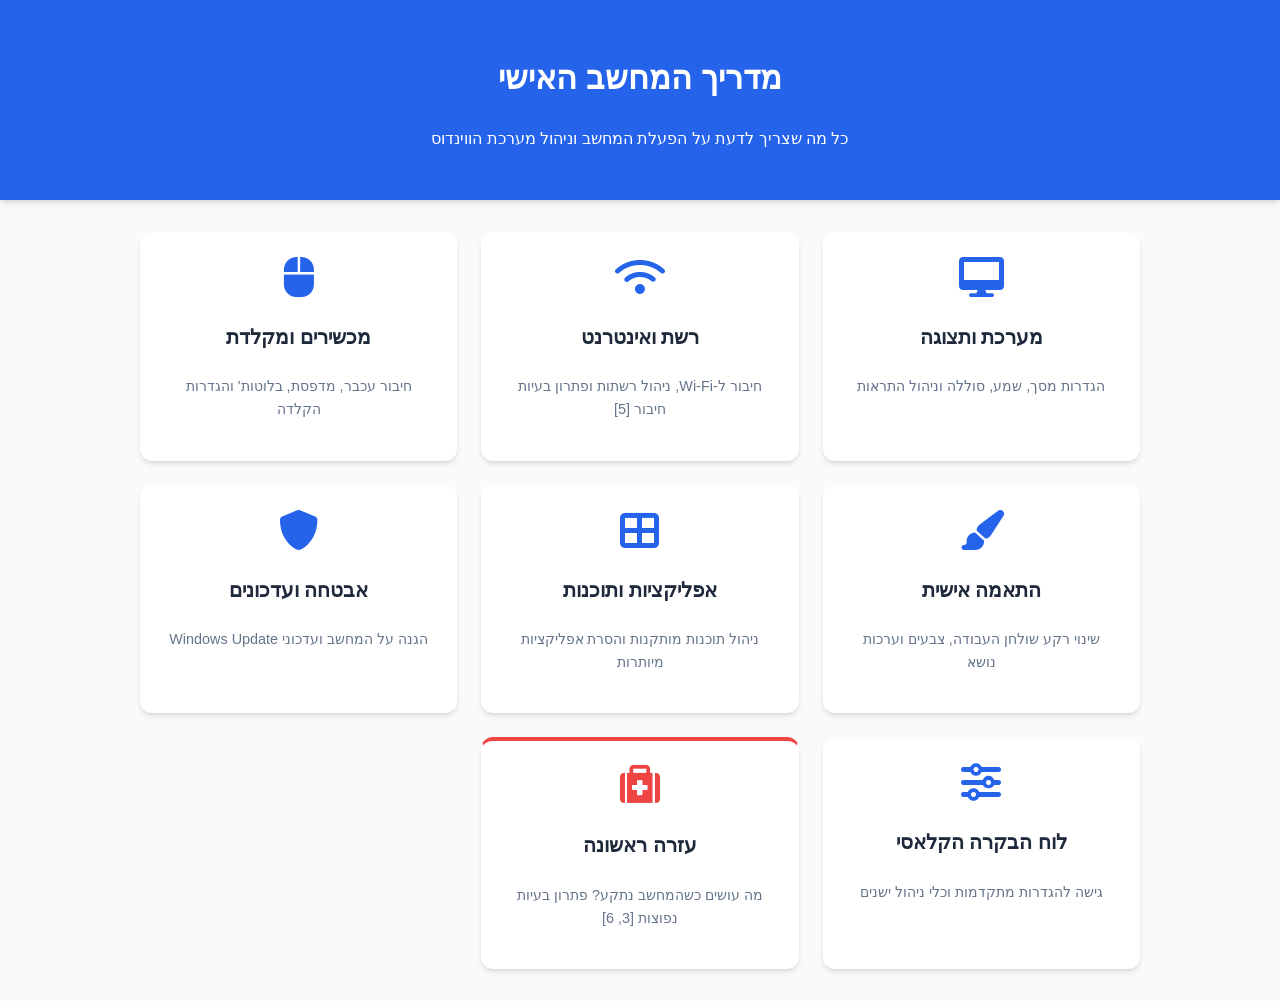
<file: Documents/index.html>
<!DOCTYPE html>
<html lang="he" dir="rtl">
<head>
    <meta charset="UTF-8">
    <meta name="viewport" content="width=device-width, initial-scale=1.0">
    <title>מדריך המחשב המלא - עמוד הבית</title>
    <link rel="stylesheet" href="style.css">
    <!-- הוספת ספרייית אייקונים מודרנית -->
    <link rel="stylesheet" href="https://cdnjs.cloudflare.com/ajax/libs/font-awesome/6.0.0/css/all.min.css">
</head>
<body>

<header>
    <h1>מדריך המחשב האישי</h1>
    <p>כל מה שצריך לדעת על הפעלת המחשב וניהול מערכת הווינדוס</p>
</header>

<div class="container">
    <div class="grid">
        <!-- כרטיס מערכת -->
        <a href="windows_course_settings-system.html" class="card">
            <i class="fas fa-desktop"></i>
            <h3>מערכת ותצוגה</h3>
            <p>הגדרות מסך, שמע, סוללה וניהול התראות</p>
        </a>

        <!-- כרטיס רשת -->
        <a href="windows_course_settings-network.html" class="card">
            <i class="fas fa-wifi"></i>
            <h3>רשת ואינטרנט</h3>
            <p>חיבור ל-Wi-Fi, ניהול רשתות ופתרון בעיות חיבור [5]</p>
        </a>

        <!-- כרטיס מכשירים -->
        <a href="windows_course_settings-devices.html" class="card">
            <i class="fas fa-mouse"></i>
            <h3>מכשירים ומקלדת</h3>
            <p>חיבור עכבר, מדפסת, בלוטות' והגדרות הקלדה</p>
        </a>

        <!-- כרטיס התאמה אישית -->
        <a href="windows_course_settings-personalization.html" class="card">
            <i class="fas fa-paint-brush"></i>
            <h3>התאמה אישית</h3>
            <p>שינוי רקע שולחן העבודה, צבעים וערכות נושא</p>
        </a>

        <!-- כרטיס אפליקציות -->
        <a href="windows_course_settings-apps.html" class="card">
            <i class="fas fa-th-large"></i>
            <h3>אפליקציות ותוכנות</h3>
            <p>ניהול תוכנות מותקנות והסרת אפליקציות מיותרות</p>
        </a>

        <!-- כרטיס אבטחה -->
        <a href="windows_course_settings-security.html" class="card">
            <i class="fas fa-shield-alt"></i>
            <h3>אבטחה ועדכונים</h3>
            <p>הגנה על המחשב ועדכוני Windows Update</p>
        </a>

        <!-- כרטיס לוח הבקרה -->
        <a href="windows_course_settings-control-panel.html" class="card">
            <i class="fas fa-sliders-h"></i>
            <h3>לוח הבקרה הקלאסי</h3>
            <p>גישה להגדרות מתקדמות וכלי ניהול ישנים</p>
        </a>

        <!-- כרטיס פתרון בעיות - עזרה ראשונה -->
        <a href="windows_course_settings-base.html" class="card" style="border-top: 4px solid #ef4444;">
            <i class="fas fa-medkit" style="color: #ef4444;"></i>
            <h3>עזרה ראשונה</h3>
            <p>מה עושים כשהמחשב נתקע? פתרון בעיות נפוצות [3, 6]</p>
        </a>
    </div>
</div>

</body>
</html>
</file>
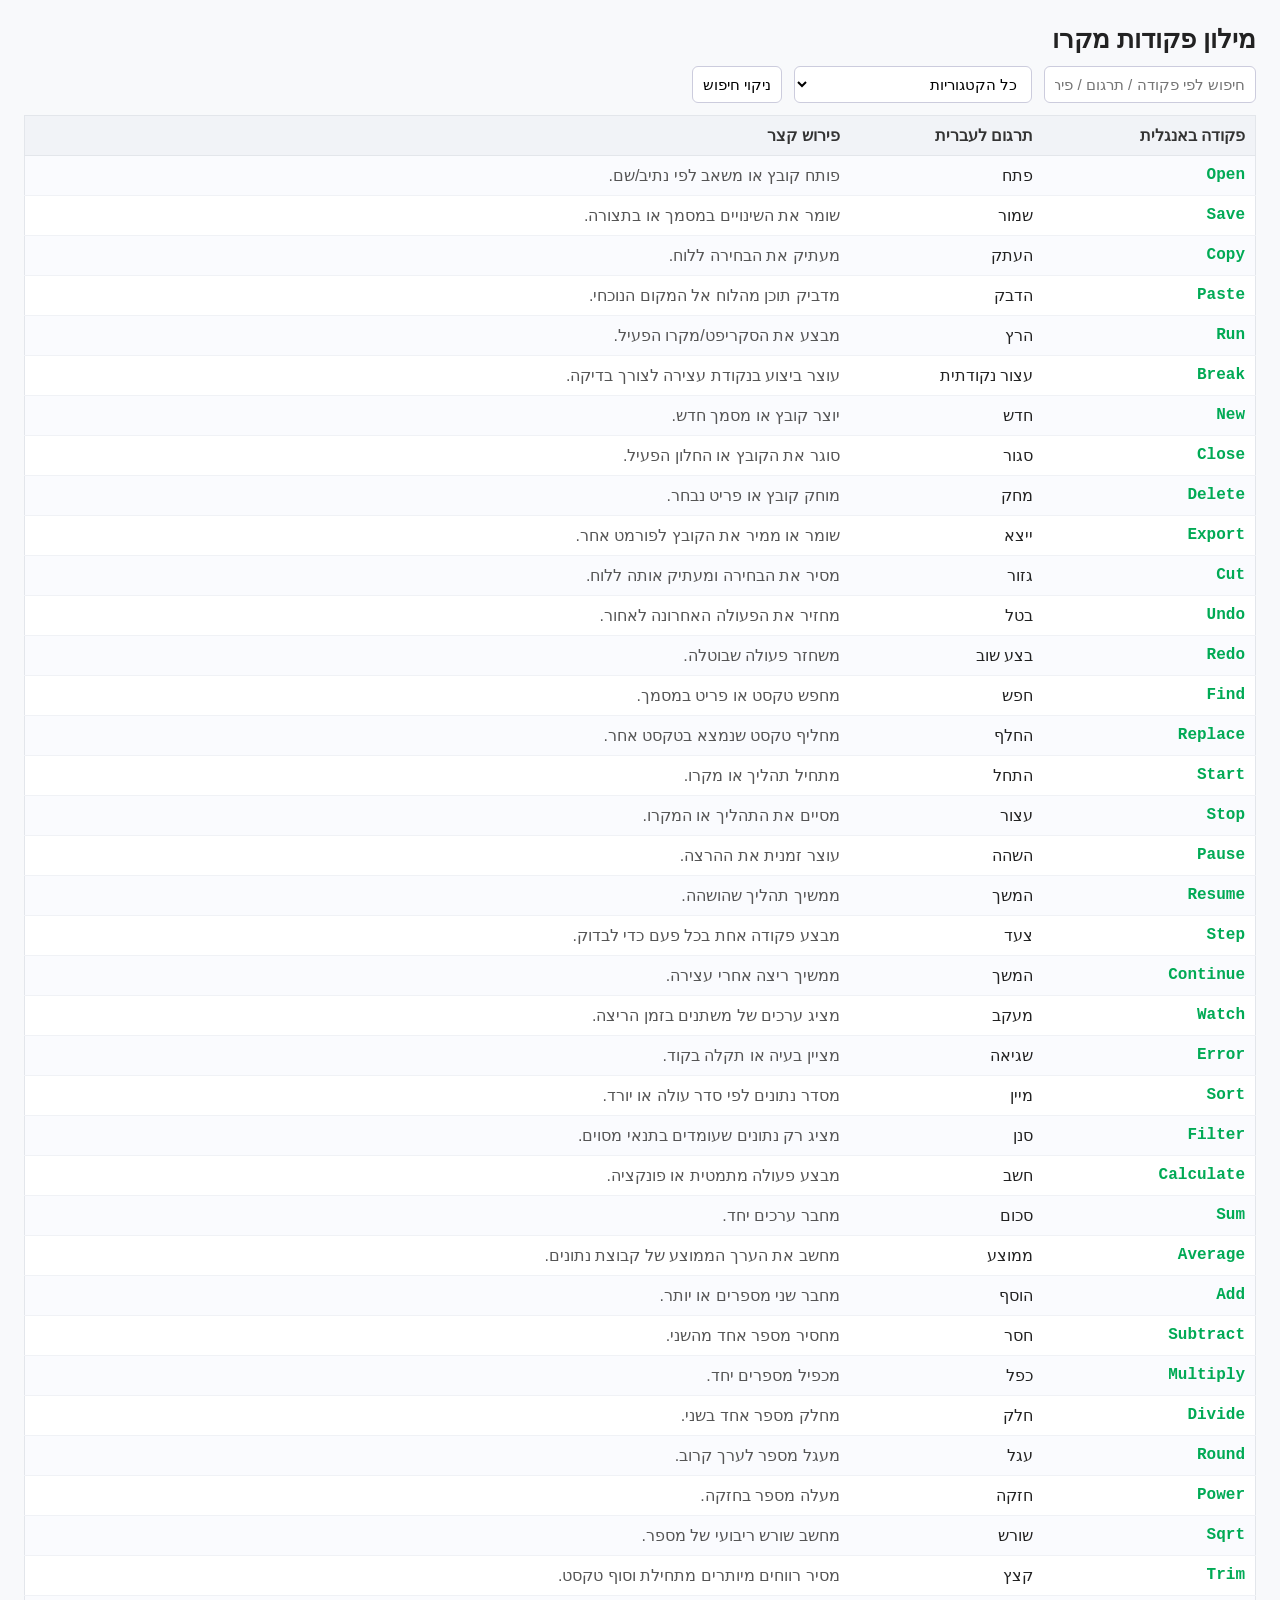
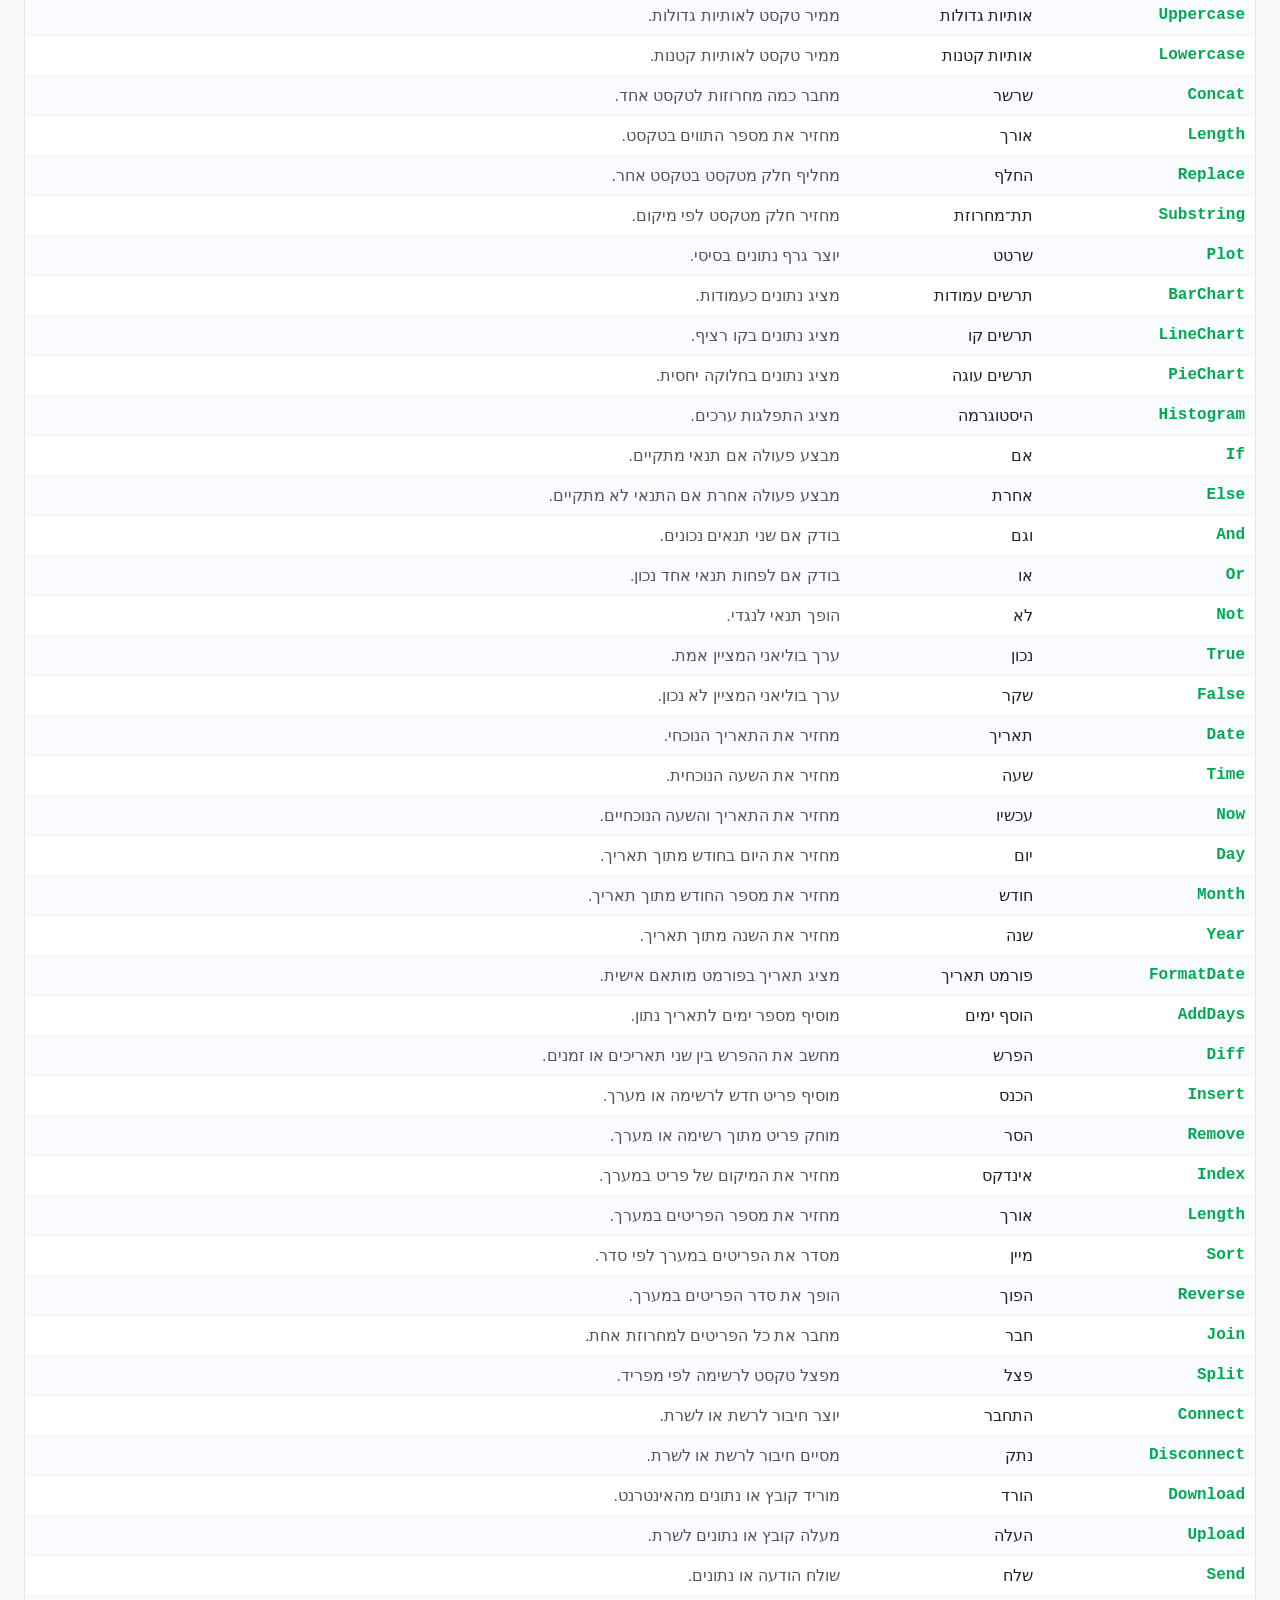
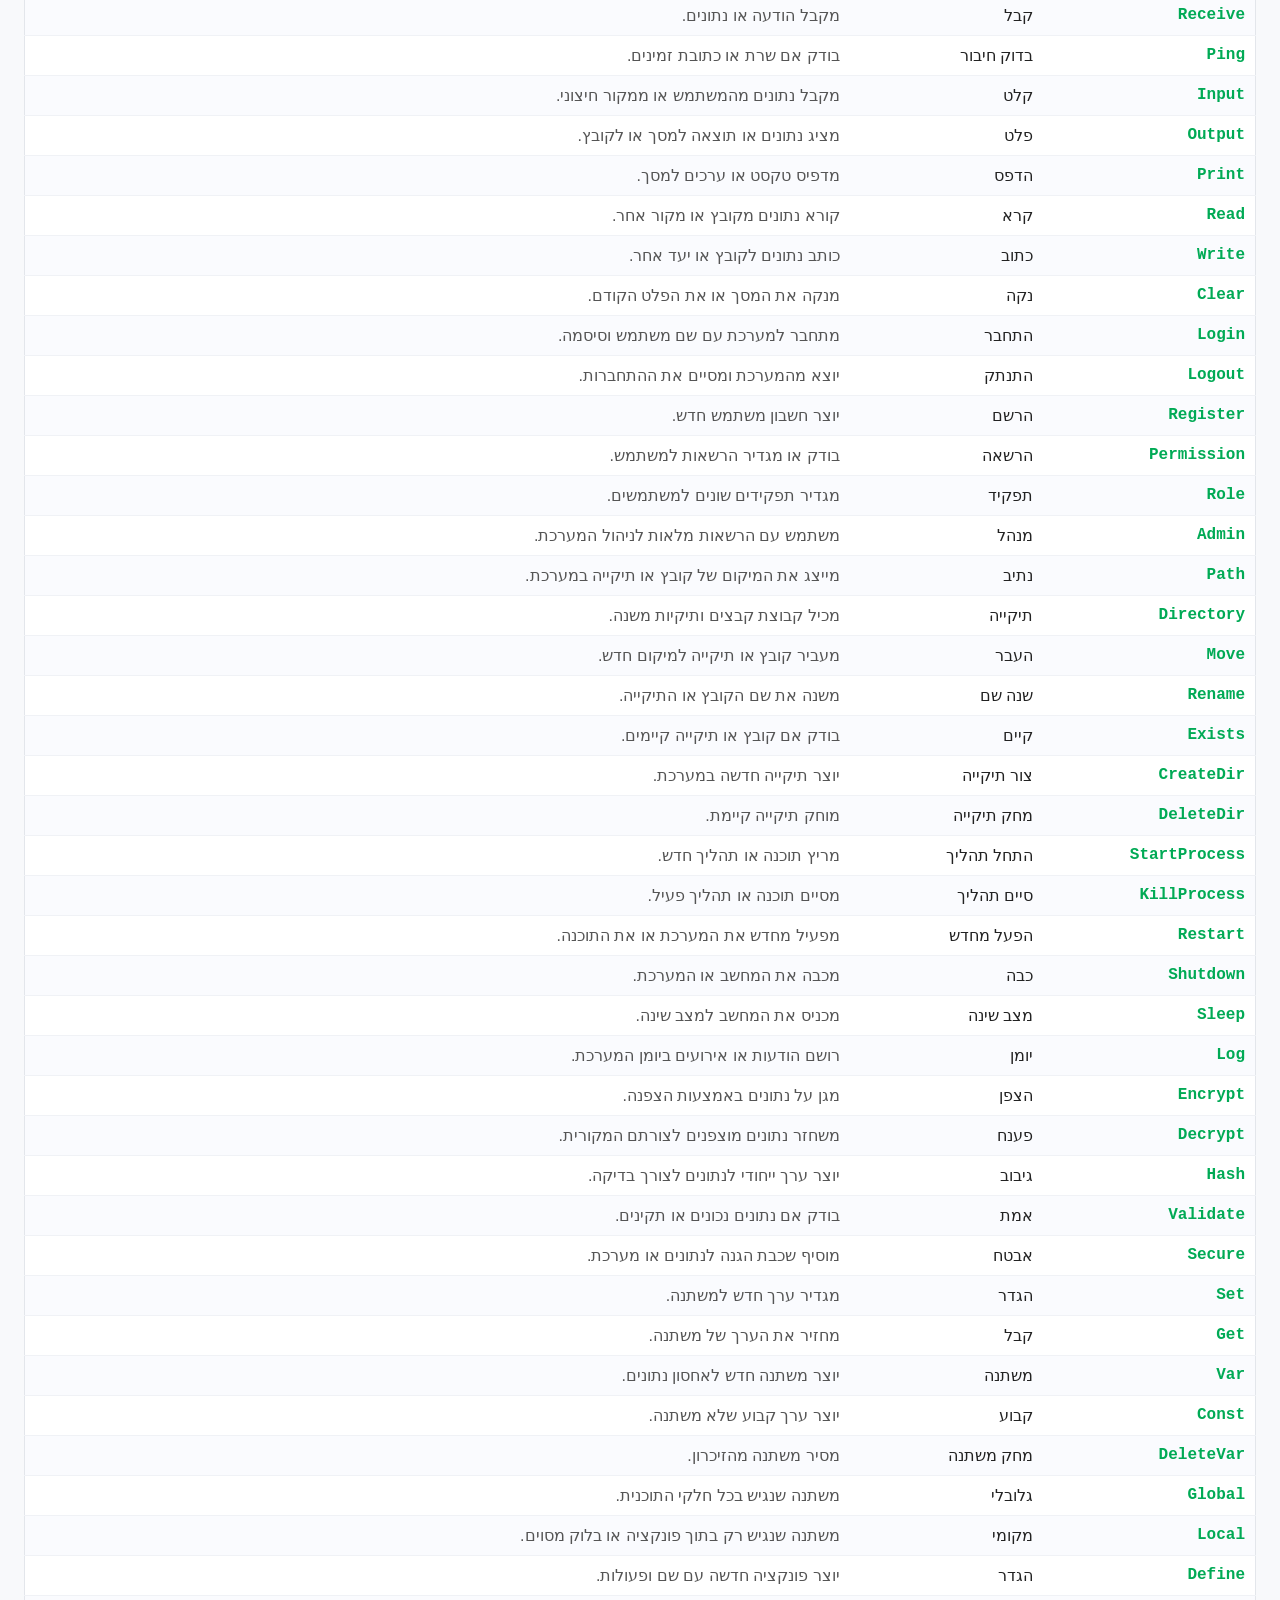
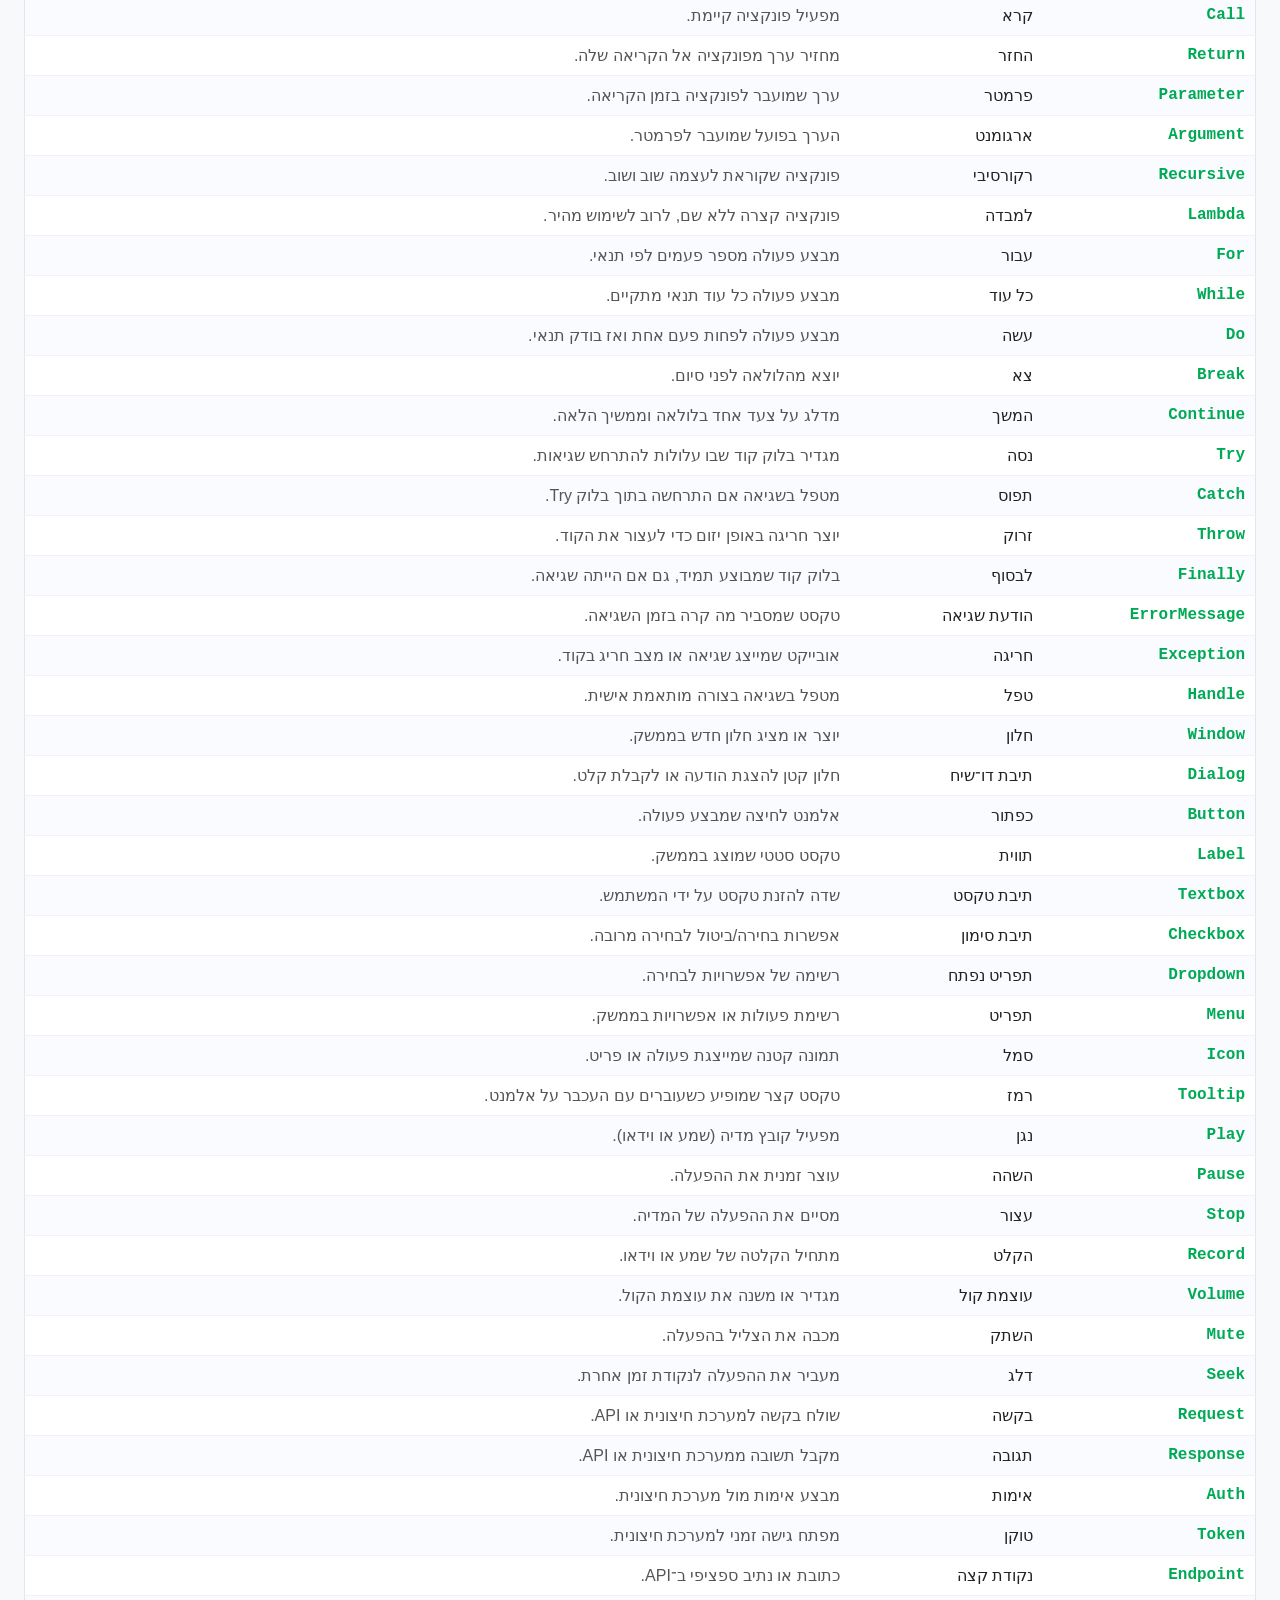
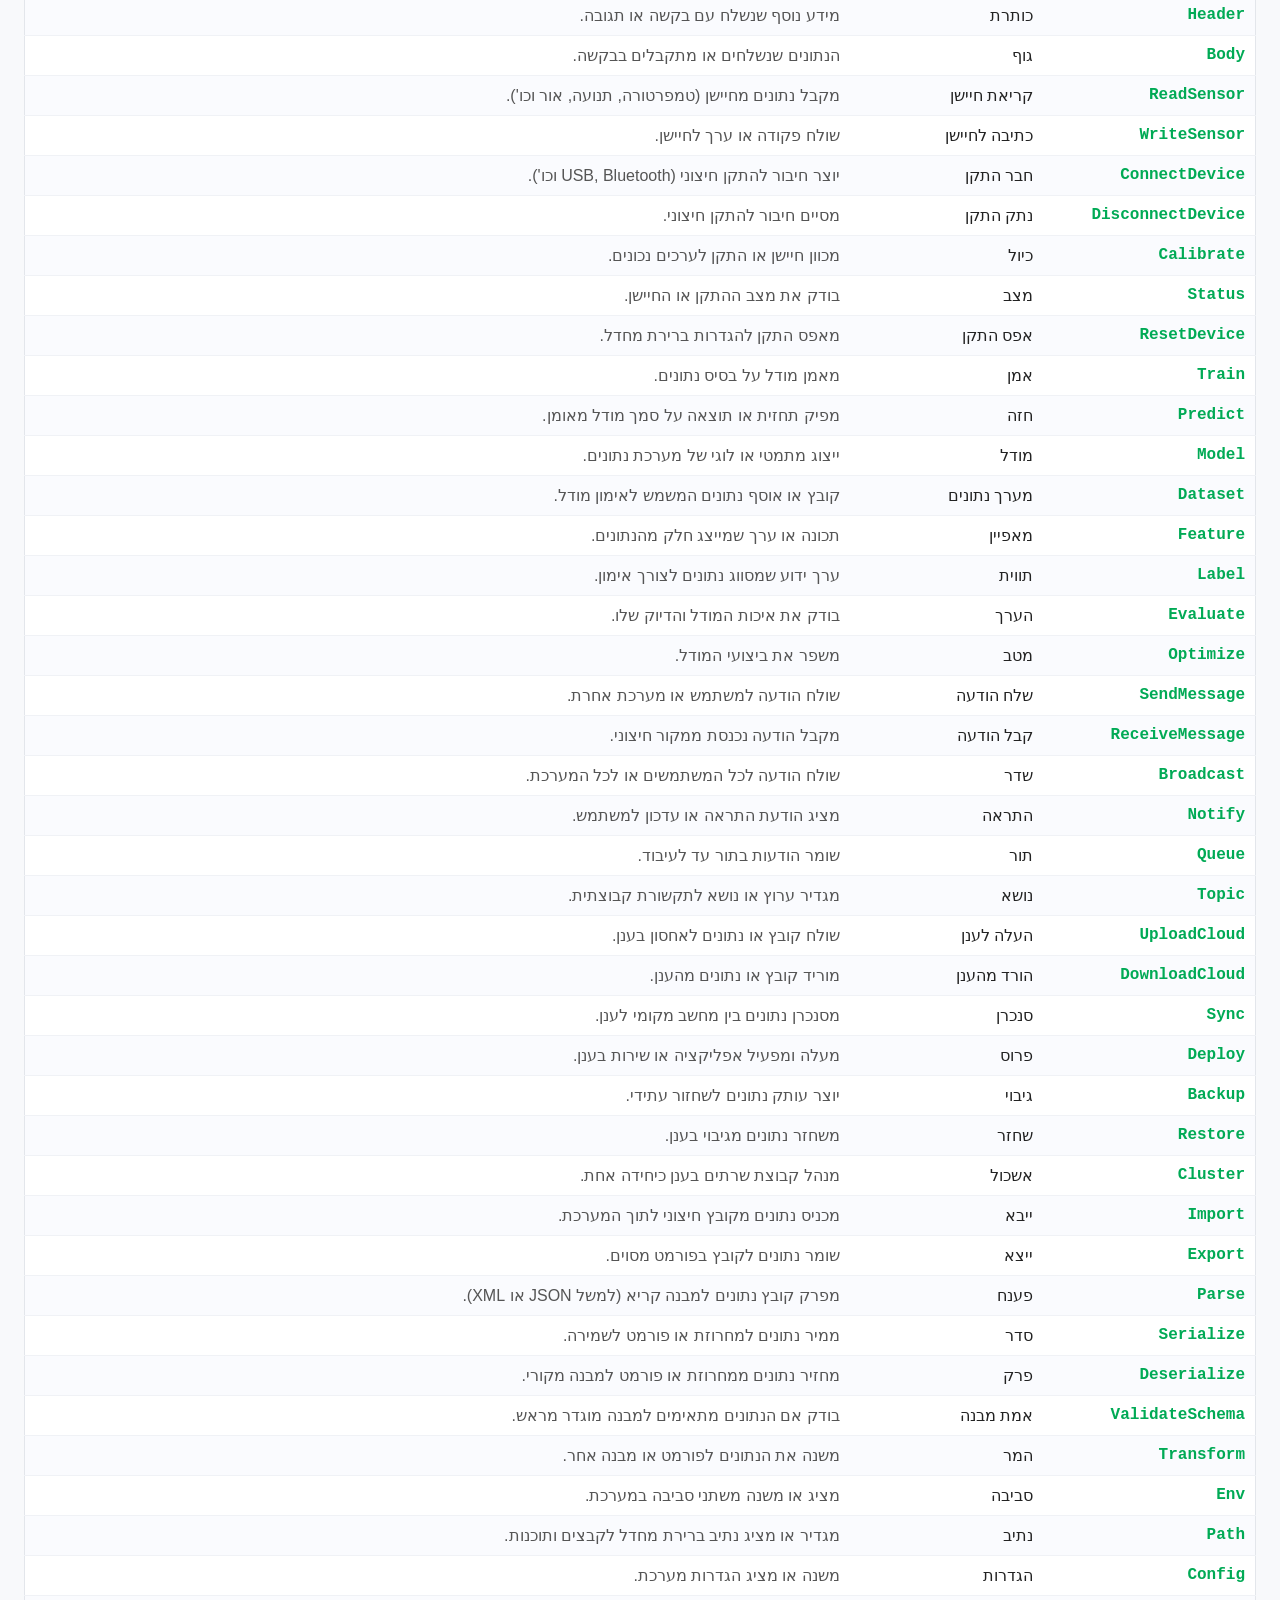
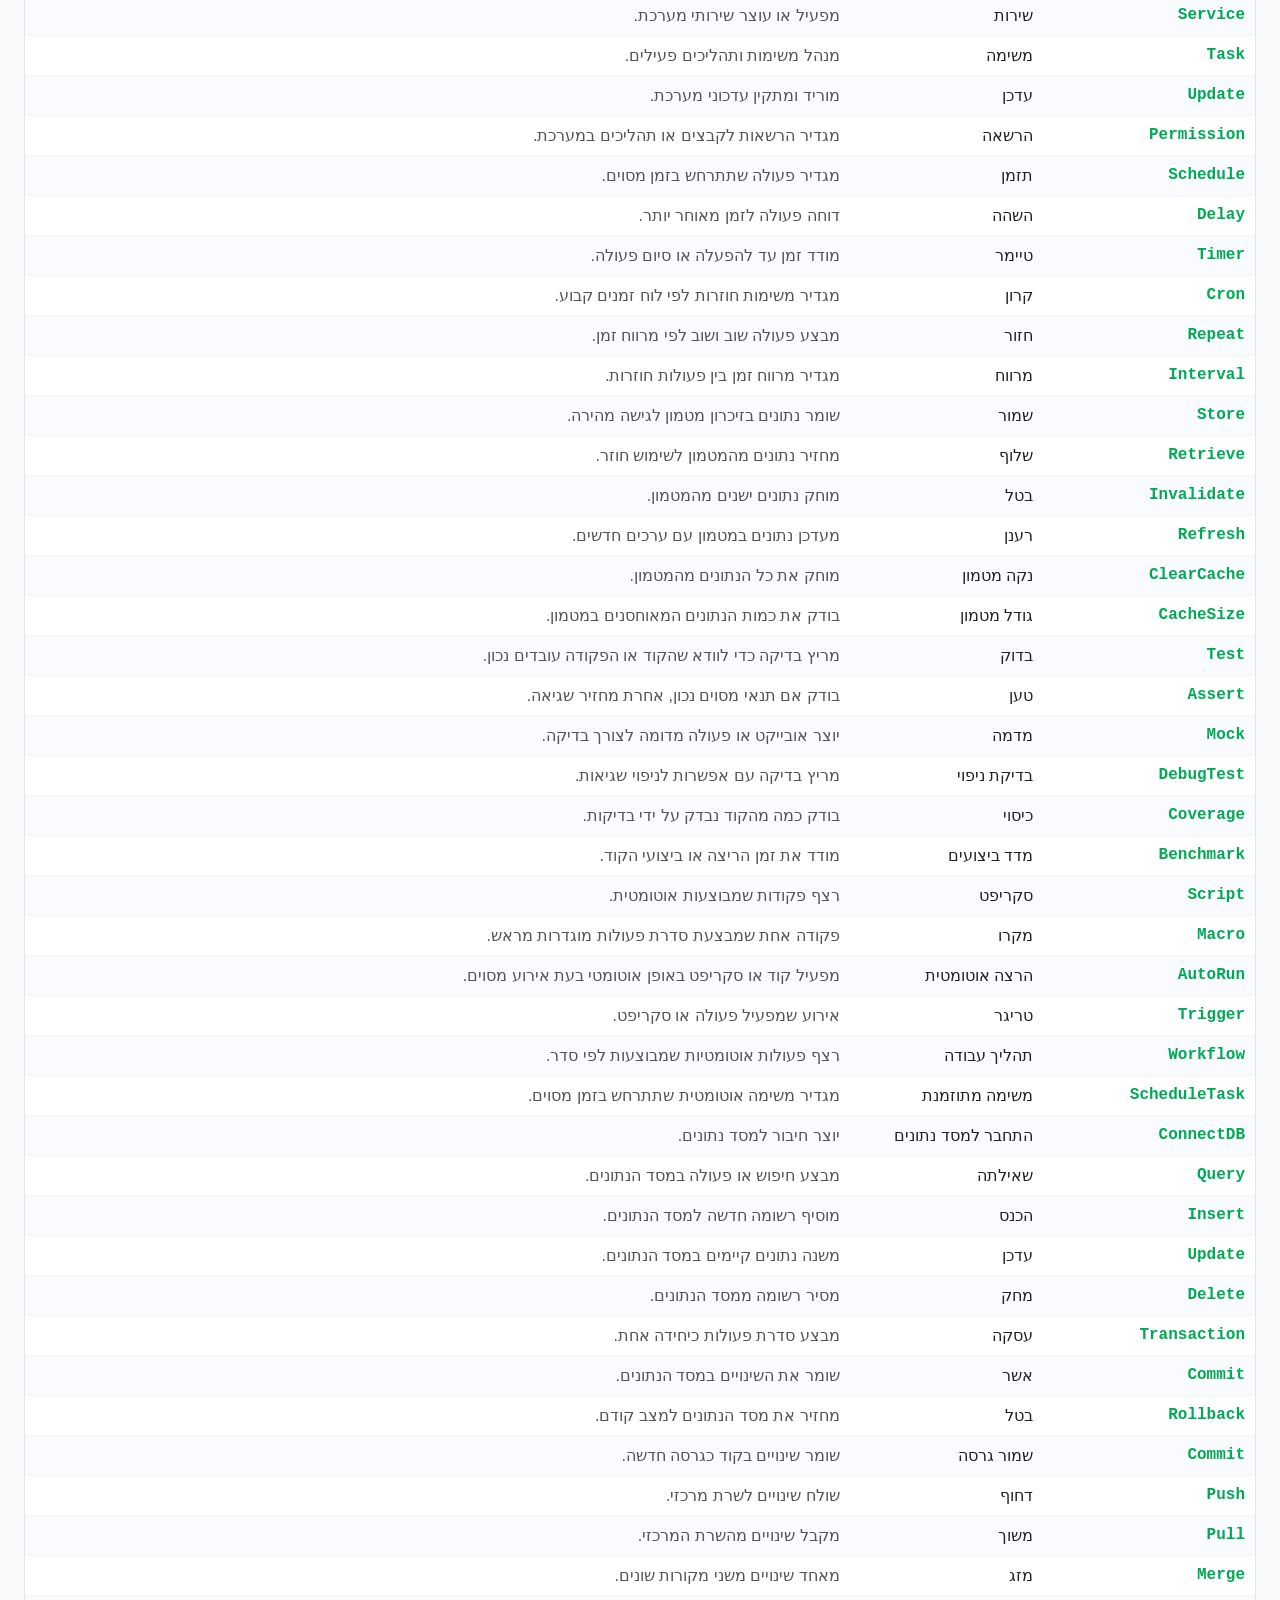
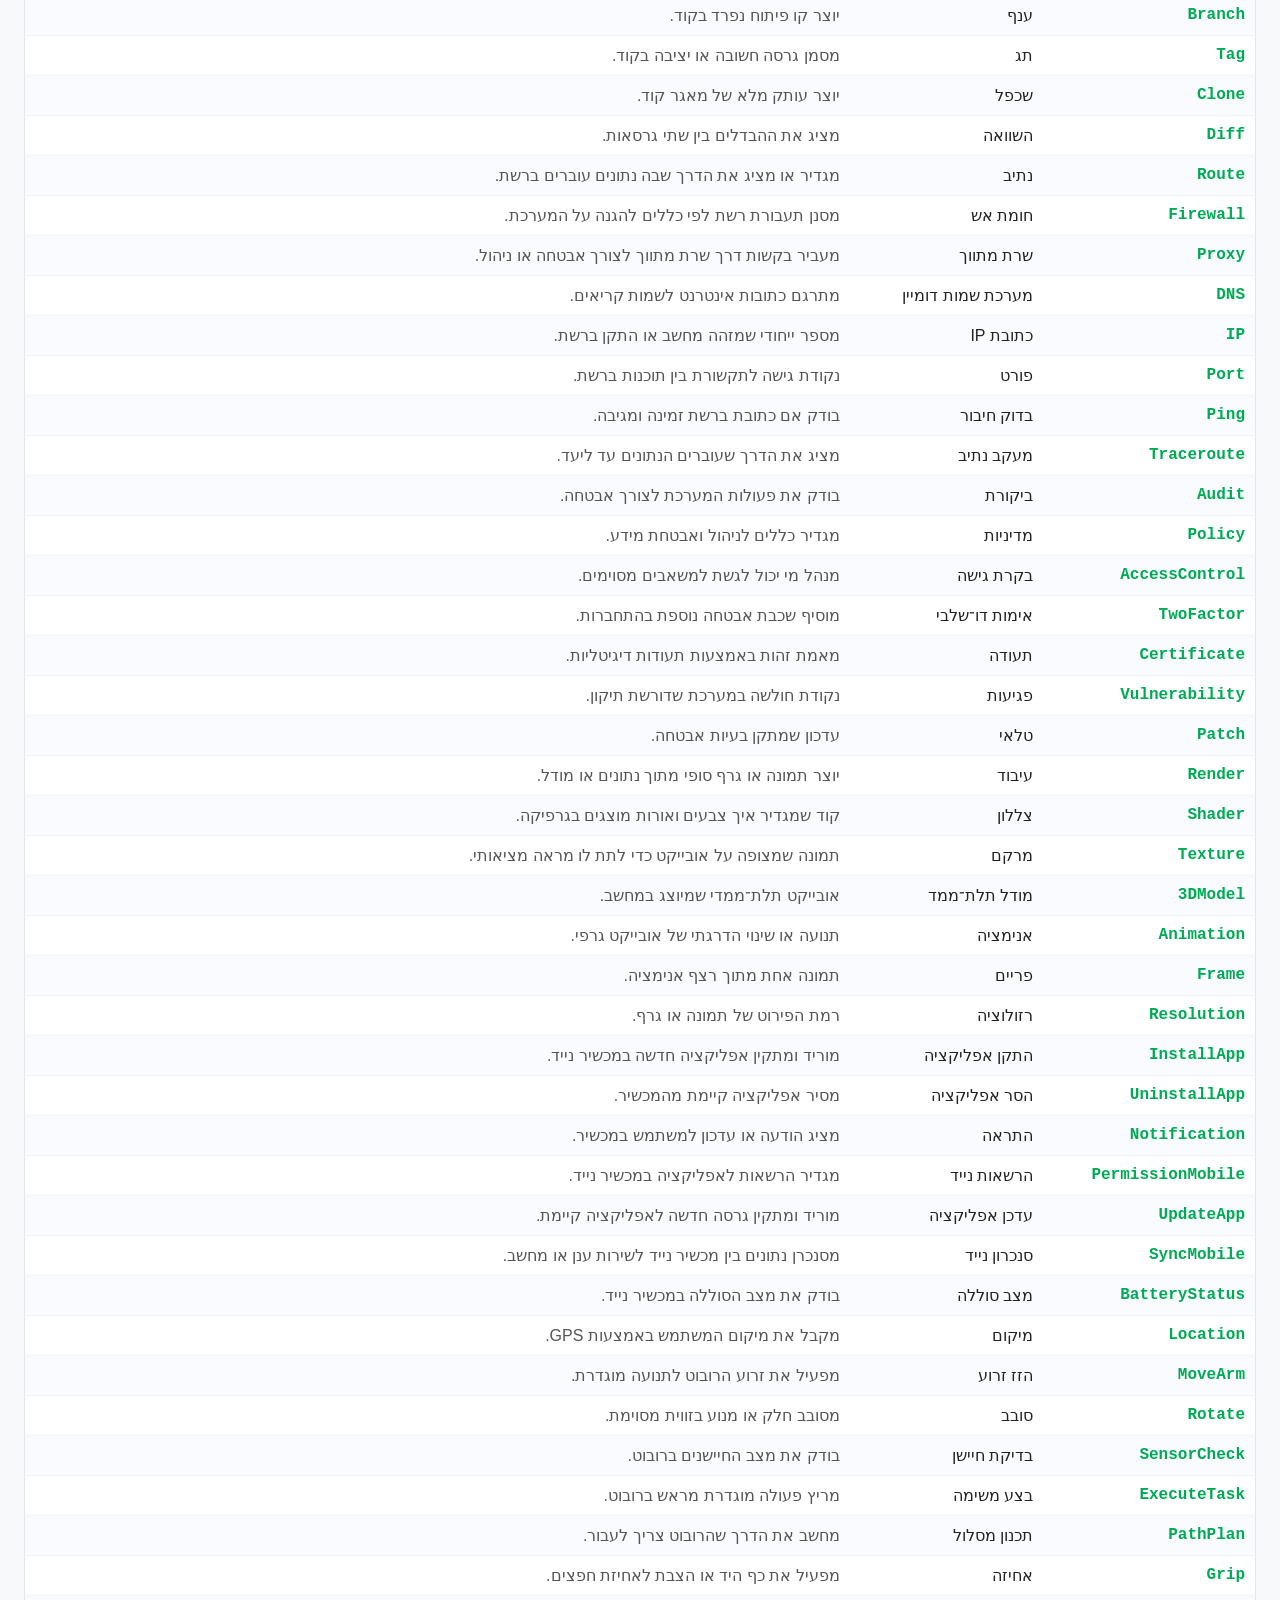
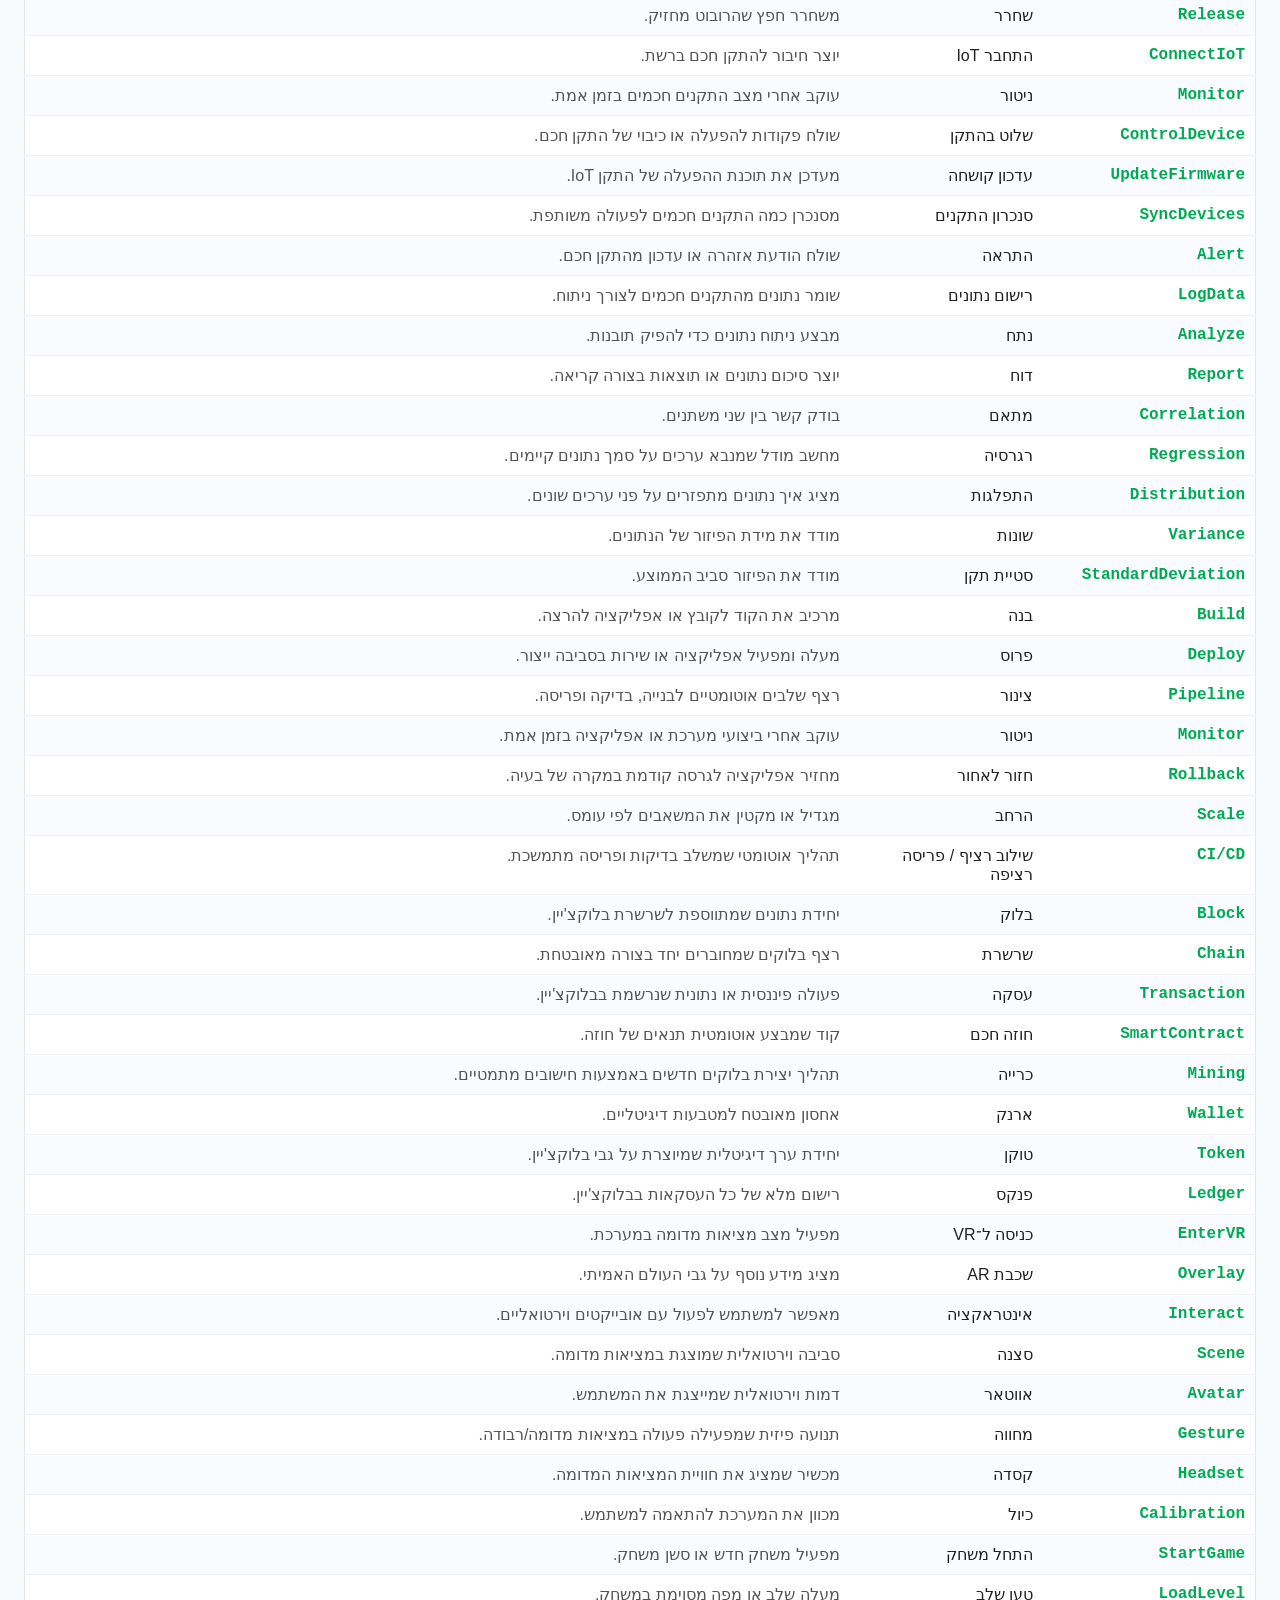
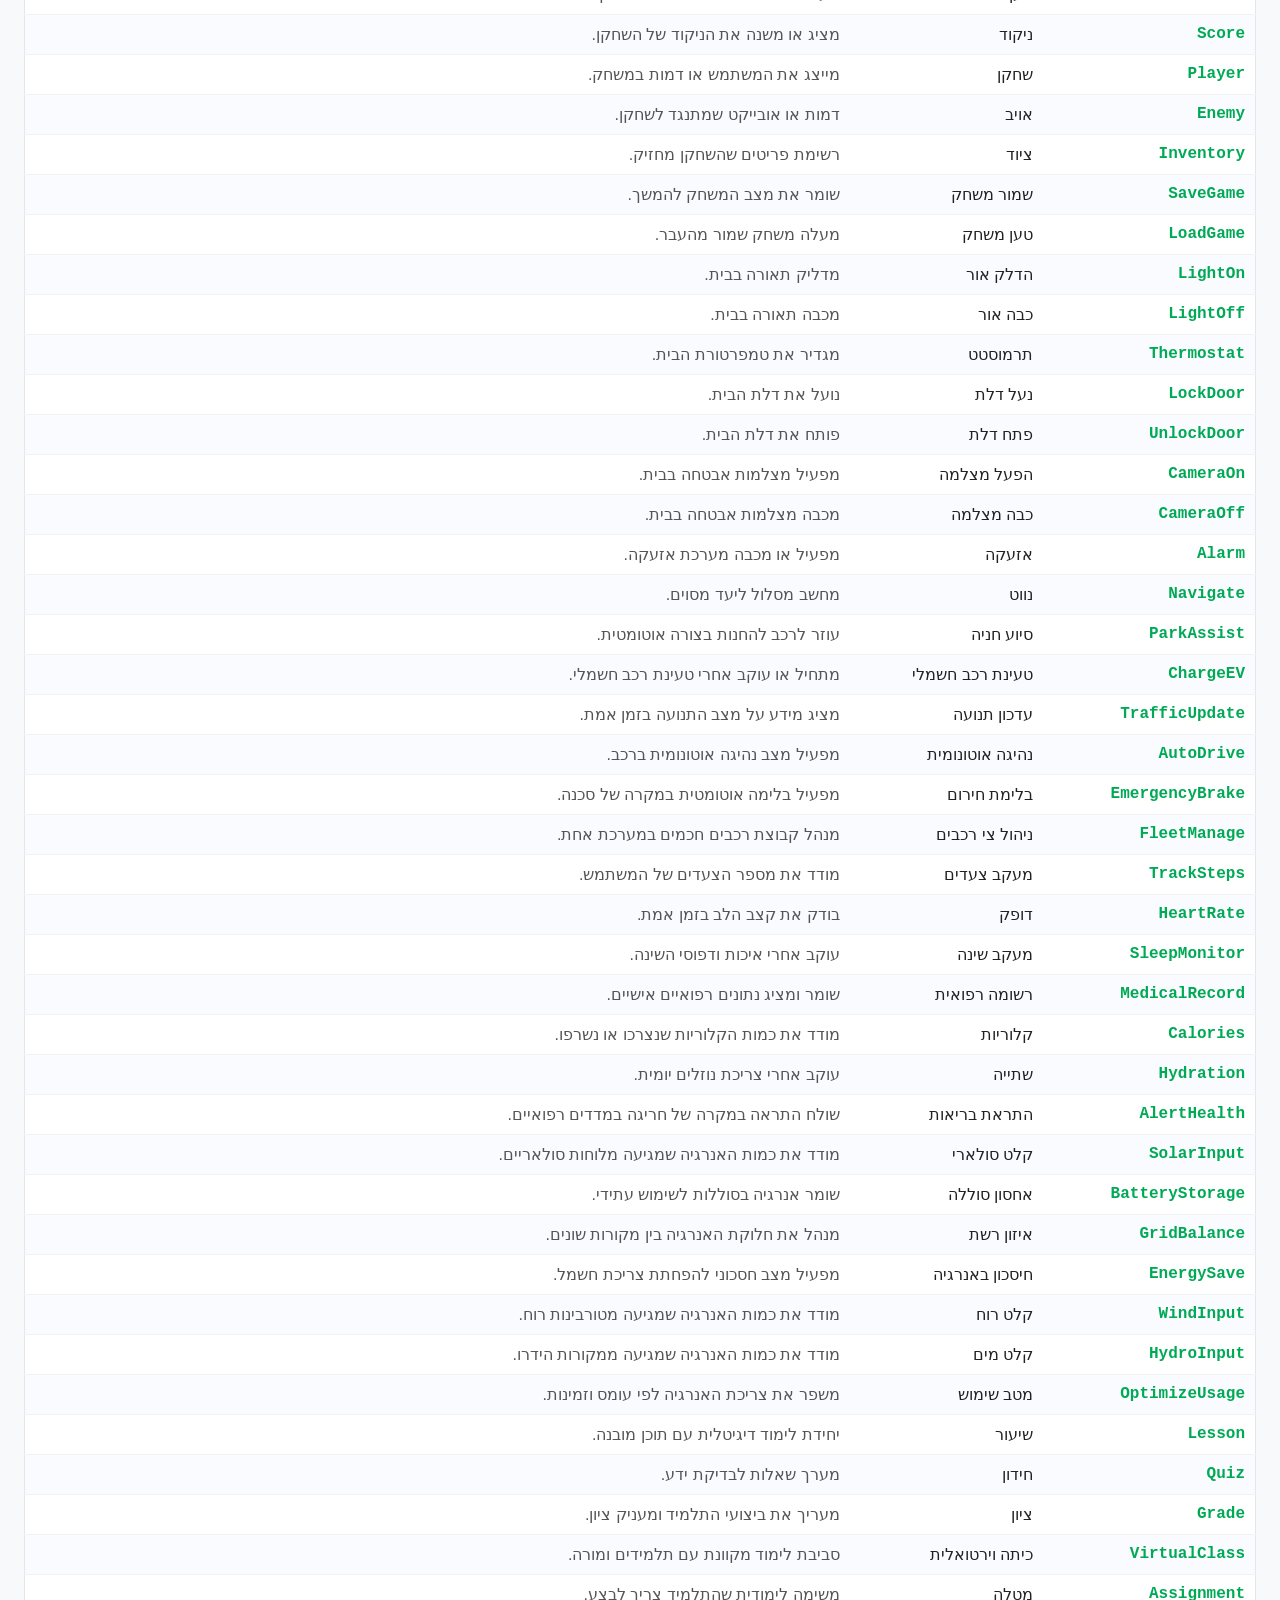
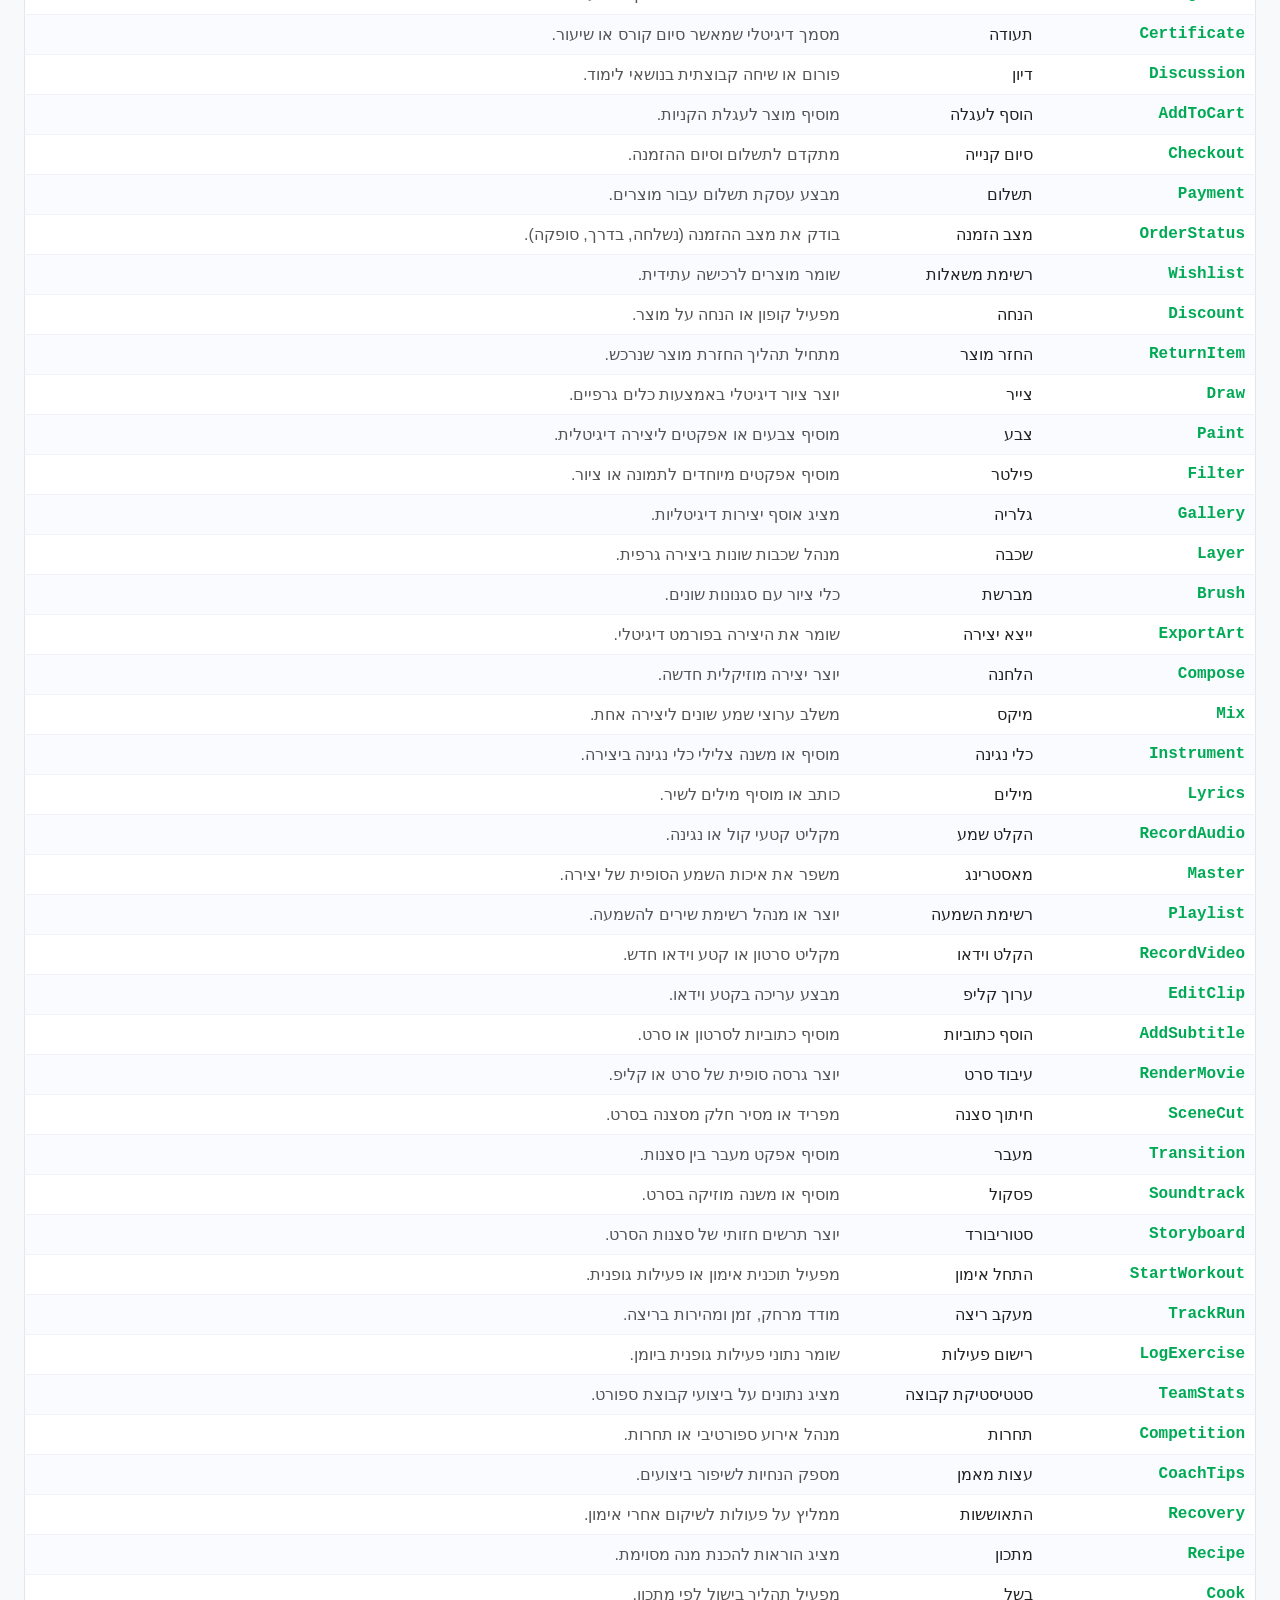
<file: מאקרו.HTML>
<!DOCTYPE html>
<html lang="he" dir="rtl">
<head>
  <meta charset="UTF-8" />
  <title>מילון פקודות מקרו</title>
  <style>
    body {
      font-family: Arial, Tahoma, "Segoe UI", sans-serif;
      margin: 24px;
      background: #f8f9fb;
      color: #222;
    }
    h1 {
      margin-bottom: 12px;
      font-size: 1.6rem;
    }
    .toolbar {
      display: flex;
      gap: 12px;
      margin-bottom: 12px;
      flex-wrap: wrap;
    }
    .toolbar input, .toolbar select, .toolbar button {
      padding: 8px 10px;
      font-size: 0.95rem;
      border: 1px solid #ccd;
      border-radius: 6px;
      background: #fff;
    }
    table {
      width: 100%;
      border-collapse: collapse;
      background: #fff;
      border: 1px solid #e3e6eb;
    }
    thead th {
      background: #f1f3f7;
      color: #333;
      font-weight: 600;
      text-align: right; /* RTL */
      padding: 10px;
      border-bottom: 1px solid #e3e6eb;
      position: sticky;
      top: 0;
      z-index: 2;
    }
    tbody td {
      padding: 10px;
      border-bottom: 1px solid #f0f2f6;
      vertical-align: top;
    }
    tbody tr:nth-child(odd) {
      background: #fafbfe;
    }
    .cmd {
      font-family: "Courier New", Consolas, monospace;
      color: #0a5;
      font-weight: 600;
    }
    .desc {
      color: #555;
    }
    .tag {
      display: inline-block;
      padding: 2px 8px;
      border: 1px solid #d7e0ea;
      border-radius: 999px;
      font-size: 0.8rem;
      background: #f7fafc;
      color: #3a4a5a;
      margin-inline-start: 6px; /* RTL-safe spacing */
    }
    .count {
      margin-top: 8px;
      font-size: 0.9rem;
      color: #666;
    }
    .highlight {
      background: #fff7cc;
      transition: background 0.4s ease;
    }
  </style>
</head>
<body>
  <h1>מילון פקודות מקרו</h1>

  <div class="toolbar">
    <input id="search" type="text" placeholder="חיפוש לפי פקודה / תרגום / פירוש..." />
    <select id="category">
      <option value="">כל הקטגוריות</option>
      <option value="file">קבצים</option>
      <option value="edit">עריכה</option>
      <option value="run">הרצה</option>
      <option value="debug">ניפוי</option>
  <option value="data">נתונים</option>
  <option value="math">מתמטיקה</option>
  <option value="text">טקסט</option>
  <option value="chart">גרפים</option>
  <option value="logic">לוגיקה</option>
  <option value="datetime">תאריכים וזמן</option>
  <option value="array">מערכים ורשימות</option>
  <option value="network">אינטרנט ורשת</option>
  <option value="io">קלט/פלט</option>
  <option value="user">משתמשים והרשאות</option>
<option value="filesystem">מערכת קבצים</option>
<option value="system">שליטה במערכת</option>
<option value="security">אבטחה</option>
<option value="memory">זיכרון ומשתנים</option>
<option value="function">פונקציות</option>
<option value="loop">לולאות</option>
<option value="error">שגיאות וחריגות</option>
<option value="ui">גרפיקה וממשק משתמש</option>
<option value="media">מדיה</option>
<option value="api">מערכות חיצוניות / API</option>
<option value="hardware">חיישנים וחומרה</option>
<option value="ai">בינה מלאכותית ולמידת מכונה</option>
<option value="messaging">תקשורת</option>
<option value="cloud">ענן</option>
<option value="datafiles">קבצי נתונים</option>
<option value="os">מערכת הפעלה</option>
<option value="schedule">תזמון</option>
<option value="cache">זיכרון מטמון</option>
<option value="testing">בדיקות</option>
<option value="automation">אוטומציה</option>
<option value="database">מסדי נתונים</option>
<option value="version">ניהול גרסאות</option>
<option value="networking-adv">רשתות מתקדמות</option>
<option value="security-adv">אבטחת מידע מתקדמת</option>
<option value="graphics-adv">גרפיקה מתקדמת</option>
<option value="mobile">מערכות ניידות</option>
<option value="robotics">רובוטיקה</option>
<option value="iot">אינטרנט של הדברים (IoT)</option>
<option value="analytics">אנליטיקה וסטטיסטיקה</option>
<option value="devops">DevOps</option>
<option value="blockchain">בלוקצ'יין</option>
<option value="vrar">מציאות מדומה/רבודה (VR/AR)</option>
<option value="game">משחקים</option>
<option value="smarthome">בית חכם</option>
<option value="transportation">תחבורה חכמה</option>
<option value="health">בריאות דיגיטלית</option>
<option value="energy">אנרגיה חכמה</option>
<option value="education">חינוך דיגיטלי</option>
<option value="ecommerce">מסחר אלקטרוני</option>
<option value="digitalart">אמנות דיגיטלית</option>
<option value="music">מוזיקה</option>
<option value="film">קולנוע ווידאו</option>
<option value="sports">ספורט וכושר</option>
<option value="cooking">אוכל ובישול</option>
<option value="social">תקשורת חברתית</option>
<option value="marketing">שיווק ופרסום</option>
<option value="legal">משפט וחוק</option>
<option value="science">מדע וטכנולוגיה</option>
<option value="space">חלל ואסטרונומיה</option>
<option value="environment">סביבה ואקולוגיה</option>
<option value="word">Microsoft Word</option>


      <!-- אפשר להוסיף קטגוריות נוספות -->
    </select>
    <button id="clear">ניקוי חיפוש</button>
  </div>

  <!-- שמירה על סדר העמודות: ימין -> שמאל -->
  <!-- ימין: מילים באנגלית (פקודה), אמצעי: התרגום לעברית, שמאל: פירוש קצר -->
  <table id="dict">
    <thead>
      <tr>
        <th>פקודה באנגלית</th>
        <th>תרגום לעברית</th>
        <th>פירוש קצר</th>
      </tr>
    </thead>
    <tbody>
      <!-- דוגמאות בסיס (נחליף ונרחיב לפי השפה/המערכת שלך) -->
      <tr data-cat="file">
        <td class="cmd">Open</td>
        <td>פתח</td>
        <td class="desc">פותח קובץ או משאב לפי נתיב/שם.</td>
      </tr>
      <tr data-cat="file">
        <td class="cmd">Save</td>
        <td>שמור</td>
        <td class="desc">שומר את השינויים במסמך או בתצורה.</td>
      </tr>
      <tr data-cat="edit">
        <td class="cmd">Copy</td>
        <td>העתק</td>
        <td class="desc">מעתיק את הבחירה ללוח.</td>
      </tr>
      <tr data-cat="edit">
        <td class="cmd">Paste</td>
        <td>הדבק</td>
        <td class="desc">מדביק תוכן מהלוח אל המקום הנוכחי.</td>
      </tr>
      <tr data-cat="run">
        <td class="cmd">Run</td>
        <td>הרץ</td>
        <td class="desc">מבצע את הסקריפט/מקרו הפעיל.</td>
      </tr>
      <tr data-cat="debug">
        <td class="cmd">Break</td>
        <td>עצור נקודתית</td>
        <td class="desc">עוצר ביצוע בנקודת עצירה לצורך בדיקה.</td>
      </tr>
<tr data-cat="file">
  <td class="cmd">New</td>
  <td>חדש</td>
  <td class="desc">יוצר קובץ או מסמך חדש.</td>
</tr>
<tr data-cat="file">
  <td class="cmd">Close</td>
  <td>סגור</td>
  <td class="desc">סוגר את הקובץ או החלון הפעיל.</td>
</tr>
<tr data-cat="file">
  <td class="cmd">Delete</td>
  <td>מחק</td>
  <td class="desc">מוחק קובץ או פריט נבחר.</td>
</tr>
<tr data-cat="file">
  <td class="cmd">Export</td>
  <td>ייצא</td>
  <td class="desc">שומר או ממיר את הקובץ לפורמט אחר.</td>
</tr>
<tr data-cat="edit">
  <td class="cmd">Cut</td>
  <td>גזור</td>
  <td class="desc">מסיר את הבחירה ומעתיק אותה ללוח.</td>
</tr>
<tr data-cat="edit">
  <td class="cmd">Undo</td>
  <td>בטל</td>
  <td class="desc">מחזיר את הפעולה האחרונה לאחור.</td>
</tr>
<tr data-cat="edit">
  <td class="cmd">Redo</td>
  <td>בצע שוב</td>
  <td class="desc">משחזר פעולה שבוטלה.</td>
</tr>
<tr data-cat="edit">
  <td class="cmd">Find</td>
  <td>חפש</td>
  <td class="desc">מחפש טקסט או פריט במסמך.</td>
</tr>
<tr data-cat="edit">
  <td class="cmd">Replace</td>
  <td>החלף</td>
  <td class="desc">מחליף טקסט שנמצא בטקסט אחר.</td>
</tr>
<tr data-cat="run">
  <td class="cmd">Start</td>
  <td>התחל</td>
  <td class="desc">מתחיל תהליך או מקרו.</td>
</tr>
<tr data-cat="run">
  <td class="cmd">Stop</td>
  <td>עצור</td>
  <td class="desc">מסיים את התהליך או המקרו.</td>
</tr>
<tr data-cat="run">
  <td class="cmd">Pause</td>
  <td>השהה</td>
  <td class="desc">עוצר זמנית את ההרצה.</td>
</tr>
<tr data-cat="run">
  <td class="cmd">Resume</td>
  <td>המשך</td>
  <td class="desc">ממשיך תהליך שהושהה.</td>
</tr>
<tr data-cat="debug">
  <td class="cmd">Step</td>
  <td>צעד</td>
  <td class="desc">מבצע פקודה אחת בכל פעם כדי לבדוק.</td>
</tr>
<tr data-cat="debug">
  <td class="cmd">Continue</td>
  <td>המשך</td>
  <td class="desc">ממשיך ריצה אחרי עצירה.</td>
</tr>
<tr data-cat="debug">
  <td class="cmd">Watch</td>
  <td>מעקב</td>
  <td class="desc">מציג ערכים של משתנים בזמן הריצה.</td>
</tr>
<tr data-cat="debug">
  <td class="cmd">Error</td>
  <td>שגיאה</td>
  <td class="desc">מציין בעיה או תקלה בקוד.</td>
</tr>
<tr data-cat="data">
  <td class="cmd">Sort</td>
  <td>מיין</td>
  <td class="desc">מסדר נתונים לפי סדר עולה או יורד.</td>
</tr>
<tr data-cat="data">
  <td class="cmd">Filter</td>
  <td>סנן</td>
  <td class="desc">מציג רק נתונים שעומדים בתנאי מסוים.</td>
</tr>
<tr data-cat="data">
  <td class="cmd">Calculate</td>
  <td>חשב</td>
  <td class="desc">מבצע פעולה מתמטית או פונקציה.</td>
</tr>
<tr data-cat="data">
  <td class="cmd">Sum</td>
  <td>סכום</td>
  <td class="desc">מחבר ערכים יחד.</td>
</tr>
<tr data-cat="data">
  <td class="cmd">Average</td>
  <td>ממוצע</td>
  <td class="desc">מחשב את הערך הממוצע של קבוצת נתונים.</td>
</tr>
<tr data-cat="math">
  <td class="cmd">Add</td>
  <td>הוסף</td>
  <td class="desc">מחבר שני מספרים או יותר.</td>
</tr>
<tr data-cat="math">
  <td class="cmd">Subtract</td>
  <td>חסר</td>
  <td class="desc">מחסיר מספר אחד מהשני.</td>
</tr>
<tr data-cat="math">
  <td class="cmd">Multiply</td>
  <td>כפל</td>
  <td class="desc">מכפיל מספרים יחד.</td>
</tr>
<tr data-cat="math">
  <td class="cmd">Divide</td>
  <td>חלק</td>
  <td class="desc">מחלק מספר אחד בשני.</td>
</tr>
<tr data-cat="math">
  <td class="cmd">Round</td>
  <td>עגל</td>
  <td class="desc">מעגל מספר לערך קרוב.</td>
</tr>
<tr data-cat="math">
  <td class="cmd">Power</td>
  <td>חזקה</td>
  <td class="desc">מעלה מספר בחזקה.</td>
</tr>
<tr data-cat="math">
  <td class="cmd">Sqrt</td>
  <td>שורש</td>
  <td class="desc">מחשב שורש ריבועי של מספר.</td>
</tr>
<tr data-cat="text">
  <td class="cmd">Trim</td>
  <td>קצץ</td>
  <td class="desc">מסיר רווחים מיותרים מתחילת וסוף טקסט.</td>
</tr>
<tr data-cat="text">
  <td class="cmd">Uppercase</td>
  <td>אותיות גדולות</td>
  <td class="desc">ממיר טקסט לאותיות גדולות.</td>
</tr>
<tr data-cat="text">
  <td class="cmd">Lowercase</td>
  <td>אותיות קטנות</td>
  <td class="desc">ממיר טקסט לאותיות קטנות.</td>
</tr>
<tr data-cat="text">
  <td class="cmd">Concat</td>
  <td>שרשר</td>
  <td class="desc">מחבר כמה מחרוזות לטקסט אחד.</td>
</tr>
<tr data-cat="text">
  <td class="cmd">Length</td>
  <td>אורך</td>
  <td class="desc">מחזיר את מספר התווים בטקסט.</td>
</tr>
<tr data-cat="text">
  <td class="cmd">Replace</td>
  <td>החלף</td>
  <td class="desc">מחליף חלק מטקסט בטקסט אחר.</td>
</tr>
<tr data-cat="text">
  <td class="cmd">Substring</td>
  <td>תת־מחרוזת</td>
  <td class="desc">מחזיר חלק מטקסט לפי מיקום.</td>
</tr>
<tr data-cat="chart">
  <td class="cmd">Plot</td>
  <td>שרטט</td>
  <td class="desc">יוצר גרף נתונים בסיסי.</td>
</tr>
<tr data-cat="chart">
  <td class="cmd">BarChart</td>
  <td>תרשים עמודות</td>
  <td class="desc">מציג נתונים כעמודות.</td>
</tr>
<tr data-cat="chart">
  <td class="cmd">LineChart</td>
  <td>תרשים קו</td>
  <td class="desc">מציג נתונים בקו רציף.</td>
</tr>
<tr data-cat="chart">
  <td class="cmd">PieChart</td>
  <td>תרשים עוגה</td>
  <td class="desc">מציג נתונים בחלוקה יחסית.</td>
</tr>
<tr data-cat="chart">
  <td class="cmd">Histogram</td>
  <td>היסטוגרמה</td>
  <td class="desc">מציג התפלגות ערכים.</td>
</tr>
<tr data-cat="logic">
  <td class="cmd">If</td>
  <td>אם</td>
  <td class="desc">מבצע פעולה אם תנאי מתקיים.</td>
</tr>
<tr data-cat="logic">
  <td class="cmd">Else</td>
  <td>אחרת</td>
  <td class="desc">מבצע פעולה אחרת אם התנאי לא מתקיים.</td>
</tr>
<tr data-cat="logic">
  <td class="cmd">And</td>
  <td>וגם</td>
  <td class="desc">בודק אם שני תנאים נכונים.</td>
</tr>
<tr data-cat="logic">
  <td class="cmd">Or</td>
  <td>או</td>
  <td class="desc">בודק אם לפחות תנאי אחד נכון.</td>
</tr>
<tr data-cat="logic">
  <td class="cmd">Not</td>
  <td>לא</td>
  <td class="desc">הופך תנאי לנגדי.</td>
</tr>
<tr data-cat="logic">
  <td class="cmd">True</td>
  <td>נכון</td>
  <td class="desc">ערך בוליאני המציין אמת.</td>
</tr>
<tr data-cat="logic">
  <td class="cmd">False</td>
  <td>שקר</td>
  <td class="desc">ערך בוליאני המציין לא נכון.</td>
</tr>
<tr data-cat="datetime">
  <td class="cmd">Date</td>
  <td>תאריך</td>
  <td class="desc">מחזיר את התאריך הנוכחי.</td>
</tr>
<tr data-cat="datetime">
  <td class="cmd">Time</td>
  <td>שעה</td>
  <td class="desc">מחזיר את השעה הנוכחית.</td>
</tr>
<tr data-cat="datetime">
  <td class="cmd">Now</td>
  <td>עכשיו</td>
  <td class="desc">מחזיר את התאריך והשעה הנוכחיים.</td>
</tr>
<tr data-cat="datetime">
  <td class="cmd">Day</td>
  <td>יום</td>
  <td class="desc">מחזיר את היום בחודש מתוך תאריך.</td>
</tr>
<tr data-cat="datetime">
  <td class="cmd">Month</td>
  <td>חודש</td>
  <td class="desc">מחזיר את מספר החודש מתוך תאריך.</td>
</tr>
<tr data-cat="datetime">
  <td class="cmd">Year</td>
  <td>שנה</td>
  <td class="desc">מחזיר את השנה מתוך תאריך.</td>
</tr>
<tr data-cat="datetime">
  <td class="cmd">FormatDate</td>
  <td>פורמט תאריך</td>
  <td class="desc">מציג תאריך בפורמט מותאם אישית.</td>
</tr>
<tr data-cat="datetime">
  <td class="cmd">AddDays</td>
  <td>הוסף ימים</td>
  <td class="desc">מוסיף מספר ימים לתאריך נתון.</td>
</tr>
<tr data-cat="datetime">
  <td class="cmd">Diff</td>
  <td>הפרש</td>
  <td class="desc">מחשב את ההפרש בין שני תאריכים או זמנים.</td>
</tr>
<tr data-cat="array">
  <td class="cmd">Insert</td>
  <td>הכנס</td>
  <td class="desc">מוסיף פריט חדש לרשימה או מערך.</td>
</tr>
<tr data-cat="array">
  <td class="cmd">Remove</td>
  <td>הסר</td>
  <td class="desc">מוחק פריט מתוך רשימה או מערך.</td>
</tr>
<tr data-cat="array">
  <td class="cmd">Index</td>
  <td>אינדקס</td>
  <td class="desc">מחזיר את המיקום של פריט במערך.</td>
</tr>
<tr data-cat="array">
  <td class="cmd">Length</td>
  <td>אורך</td>
  <td class="desc">מחזיר את מספר הפריטים במערך.</td>
</tr>
<tr data-cat="array">
  <td class="cmd">Sort</td>
  <td>מיין</td>
  <td class="desc">מסדר את הפריטים במערך לפי סדר.</td>
</tr>
<tr data-cat="array">
  <td class="cmd">Reverse</td>
  <td>הפוך</td>
  <td class="desc">הופך את סדר הפריטים במערך.</td>
</tr>
<tr data-cat="array">
  <td class="cmd">Join</td>
  <td>חבר</td>
  <td class="desc">מחבר את כל הפריטים למחרוזת אחת.</td>
</tr>
<tr data-cat="array">
  <td class="cmd">Split</td>
  <td>פצל</td>
  <td class="desc">מפצל טקסט לרשימה לפי מפריד.</td>
</tr>
<tr data-cat="network">
  <td class="cmd">Connect</td>
  <td>התחבר</td>
  <td class="desc">יוצר חיבור לרשת או לשרת.</td>
</tr>
<tr data-cat="network">
  <td class="cmd">Disconnect</td>
  <td>נתק</td>
  <td class="desc">מסיים חיבור לרשת או לשרת.</td>
</tr>
<tr data-cat="network">
  <td class="cmd">Download</td>
  <td>הורד</td>
  <td class="desc">מוריד קובץ או נתונים מהאינטרנט.</td>
</tr>
<tr data-cat="network">
  <td class="cmd">Upload</td>
  <td>העלה</td>
  <td class="desc">מעלה קובץ או נתונים לשרת.</td>
</tr>
<tr data-cat="network">
  <td class="cmd">Send</td>
  <td>שלח</td>
  <td class="desc">שולח הודעה או נתונים.</td>
</tr>
<tr data-cat="network">
  <td class="cmd">Receive</td>
  <td>קבל</td>
  <td class="desc">מקבל הודעה או נתונים.</td>
</tr>
<tr data-cat="network">
  <td class="cmd">Ping</td>
  <td>בדוק חיבור</td>
  <td class="desc">בודק אם שרת או כתובת זמינים.</td>
</tr>
<tr data-cat="io">
  <td class="cmd">Input</td>
  <td>קלט</td>
  <td class="desc">מקבל נתונים מהמשתמש או ממקור חיצוני.</td>
</tr>
<tr data-cat="io">
  <td class="cmd">Output</td>
  <td>פלט</td>
  <td class="desc">מציג נתונים או תוצאה למסך או לקובץ.</td>
</tr>
<tr data-cat="io">
  <td class="cmd">Print</td>
  <td>הדפס</td>
  <td class="desc">מדפיס טקסט או ערכים למסך.</td>
</tr>
<tr data-cat="io">
  <td class="cmd">Read</td>
  <td>קרא</td>
  <td class="desc">קורא נתונים מקובץ או מקור אחר.</td>
</tr>
<tr data-cat="io">
  <td class="cmd">Write</td>
  <td>כתוב</td>
  <td class="desc">כותב נתונים לקובץ או יעד אחר.</td>
</tr>
<tr data-cat="io">
  <td class="cmd">Clear</td>
  <td>נקה</td>
  <td class="desc">מנקה את המסך או את הפלט הקודם.</td>
</tr>
<tr data-cat="user">
  <td class="cmd">Login</td>
  <td>התחבר</td>
  <td class="desc">מתחבר למערכת עם שם משתמש וסיסמה.</td>
</tr>
<tr data-cat="user">
  <td class="cmd">Logout</td>
  <td>התנתק</td>
  <td class="desc">יוצא מהמערכת ומסיים את ההתחברות.</td>
</tr>
<tr data-cat="user">
  <td class="cmd">Register</td>
  <td>הרשם</td>
  <td class="desc">יוצר חשבון משתמש חדש.</td>
</tr>
<tr data-cat="user">
  <td class="cmd">Permission</td>
  <td>הרשאה</td>
  <td class="desc">בודק או מגדיר הרשאות למשתמש.</td>
</tr>
<tr data-cat="user">
  <td class="cmd">Role</td>
  <td>תפקיד</td>
  <td class="desc">מגדיר תפקידים שונים למשתמשים.</td>
</tr>
<tr data-cat="user">
  <td class="cmd">Admin</td>
  <td>מנהל</td>
  <td class="desc">משתמש עם הרשאות מלאות לניהול המערכת.</td>
</tr>
<tr data-cat="filesystem">
  <td class="cmd">Path</td>
  <td>נתיב</td>
  <td class="desc">מייצג את המיקום של קובץ או תיקייה במערכת.</td>
</tr>
<tr data-cat="filesystem">
  <td class="cmd">Directory</td>
  <td>תיקייה</td>
  <td class="desc">מכיל קבוצת קבצים ותיקיות משנה.</td>
</tr>
<tr data-cat="filesystem">
  <td class="cmd">Move</td>
  <td>העבר</td>
  <td class="desc">מעביר קובץ או תיקייה למיקום חדש.</td>
</tr>
<tr data-cat="filesystem">
  <td class="cmd">Rename</td>
  <td>שנה שם</td>
  <td class="desc">משנה את שם הקובץ או התיקייה.</td>
</tr>
<tr data-cat="filesystem">
  <td class="cmd">Exists</td>
  <td>קיים</td>
  <td class="desc">בודק אם קובץ או תיקייה קיימים.</td>
</tr>
<tr data-cat="filesystem">
  <td class="cmd">CreateDir</td>
  <td>צור תיקייה</td>
  <td class="desc">יוצר תיקייה חדשה במערכת.</td>
</tr>
<tr data-cat="filesystem">
  <td class="cmd">DeleteDir</td>
  <td>מחק תיקייה</td>
  <td class="desc">מוחק תיקייה קיימת.</td>
</tr>
<tr data-cat="system">
  <td class="cmd">StartProcess</td>
  <td>התחל תהליך</td>
  <td class="desc">מריץ תוכנה או תהליך חדש.</td>
</tr>
<tr data-cat="system">
  <td class="cmd">KillProcess</td>
  <td>סיים תהליך</td>
  <td class="desc">מסיים תוכנה או תהליך פעיל.</td>
</tr>
<tr data-cat="system">
  <td class="cmd">Restart</td>
  <td>הפעל מחדש</td>
  <td class="desc">מפעיל מחדש את המערכת או את התוכנה.</td>
</tr>
<tr data-cat="system">
  <td class="cmd">Shutdown</td>
  <td>כבה</td>
  <td class="desc">מכבה את המחשב או המערכת.</td>
</tr>
<tr data-cat="system">
  <td class="cmd">Sleep</td>
  <td>מצב שינה</td>
  <td class="desc">מכניס את המחשב למצב שינה.</td>
</tr>
<tr data-cat="system">
  <td class="cmd">Log</td>
  <td>יומן</td>
  <td class="desc">רושם הודעות או אירועים ביומן המערכת.</td>
</tr>
<tr data-cat="security">
  <td class="cmd">Encrypt</td>
  <td>הצפן</td>
  <td class="desc">מגן על נתונים באמצעות הצפנה.</td>
</tr>
<tr data-cat="security">
  <td class="cmd">Decrypt</td>
  <td>פענח</td>
  <td class="desc">משחזר נתונים מוצפנים לצורתם המקורית.</td>
</tr>
<tr data-cat="security">
  <td class="cmd">Hash</td>
  <td>גיבוב</td>
  <td class="desc">יוצר ערך ייחודי לנתונים לצורך בדיקה.</td>
</tr>
<tr data-cat="security">
  <td class="cmd">Validate</td>
  <td>אמת</td>
  <td class="desc">בודק אם נתונים נכונים או תקינים.</td>
</tr>
<tr data-cat="security">
  <td class="cmd">Secure</td>
  <td>אבטח</td>
  <td class="desc">מוסיף שכבת הגנה לנתונים או מערכת.</td>
</tr>
<tr data-cat="memory">
  <td class="cmd">Set</td>
  <td>הגדר</td>
  <td class="desc">מגדיר ערך חדש למשתנה.</td>
</tr>
<tr data-cat="memory">
  <td class="cmd">Get</td>
  <td>קבל</td>
  <td class="desc">מחזיר את הערך של משתנה.</td>
</tr>
<tr data-cat="memory">
  <td class="cmd">Var</td>
  <td>משתנה</td>
  <td class="desc">יוצר משתנה חדש לאחסון נתונים.</td>
</tr>
<tr data-cat="memory">
  <td class="cmd">Const</td>
  <td>קבוע</td>
  <td class="desc">יוצר ערך קבוע שלא משתנה.</td>
</tr>
<tr data-cat="memory">
  <td class="cmd">DeleteVar</td>
  <td>מחק משתנה</td>
  <td class="desc">מסיר משתנה מהזיכרון.</td>
</tr>
<tr data-cat="memory">
  <td class="cmd">Global</td>
  <td>גלובלי</td>
  <td class="desc">משתנה שנגיש בכל חלקי התוכנית.</td>
</tr>
<tr data-cat="memory">
  <td class="cmd">Local</td>
  <td>מקומי</td>
  <td class="desc">משתנה שנגיש רק בתוך פונקציה או בלוק מסוים.</td>
</tr>
<tr data-cat="function">
  <td class="cmd">Define</td>
  <td>הגדר</td>
  <td class="desc">יוצר פונקציה חדשה עם שם ופעולות.</td>
</tr>
<tr data-cat="function">
  <td class="cmd">Call</td>
  <td>קרא</td>
  <td class="desc">מפעיל פונקציה קיימת.</td>
</tr>
<tr data-cat="function">
  <td class="cmd">Return</td>
  <td>החזר</td>
  <td class="desc">מחזיר ערך מפונקציה אל הקריאה שלה.</td>
</tr>
<tr data-cat="function">
  <td class="cmd">Parameter</td>
  <td>פרמטר</td>
  <td class="desc">ערך שמועבר לפונקציה בזמן הקריאה.</td>
</tr>
<tr data-cat="function">
  <td class="cmd">Argument</td>
  <td>ארגומנט</td>
  <td class="desc">הערך בפועל שמועבר לפרמטר.</td>
</tr>
<tr data-cat="function">
  <td class="cmd">Recursive</td>
  <td>רקורסיבי</td>
  <td class="desc">פונקציה שקוראת לעצמה שוב ושוב.</td>
</tr>
<tr data-cat="function">
  <td class="cmd">Lambda</td>
  <td>למבדה</td>
  <td class="desc">פונקציה קצרה ללא שם, לרוב לשימוש מהיר.</td>
</tr>
<tr data-cat="loop">
  <td class="cmd">For</td>
  <td>עבור</td>
  <td class="desc">מבצע פעולה מספר פעמים לפי תנאי.</td>
</tr>
<tr data-cat="loop">
  <td class="cmd">While</td>
  <td>כל עוד</td>
  <td class="desc">מבצע פעולה כל עוד תנאי מתקיים.</td>
</tr>
<tr data-cat="loop">
  <td class="cmd">Do</td>
  <td>עשה</td>
  <td class="desc">מבצע פעולה לפחות פעם אחת ואז בודק תנאי.</td>
</tr>
<tr data-cat="loop">
  <td class="cmd">Break</td>
  <td>צא</td>
  <td class="desc">יוצא מהלולאה לפני סיום.</td>
</tr>
<tr data-cat="loop">
  <td class="cmd">Continue</td>
  <td>המשך</td>
  <td class="desc">מדלג על צעד אחד בלולאה וממשיך הלאה.</td>
</tr>
<tr data-cat="error">
  <td class="cmd">Try</td>
  <td>נסה</td>
  <td class="desc">מגדיר בלוק קוד שבו עלולות להתרחש שגיאות.</td>
</tr>
<tr data-cat="error">
  <td class="cmd">Catch</td>
  <td>תפוס</td>
  <td class="desc">מטפל בשגיאה אם התרחשה בתוך בלוק Try.</td>
</tr>
<tr data-cat="error">
  <td class="cmd">Throw</td>
  <td>זרוק</td>
  <td class="desc">יוצר חריגה באופן יזום כדי לעצור את הקוד.</td>
</tr>
<tr data-cat="error">
  <td class="cmd">Finally</td>
  <td>לבסוף</td>
  <td class="desc">בלוק קוד שמבוצע תמיד, גם אם הייתה שגיאה.</td>
</tr>
<tr data-cat="error">
  <td class="cmd">ErrorMessage</td>
  <td>הודעת שגיאה</td>
  <td class="desc">טקסט שמסביר מה קרה בזמן השגיאה.</td>
</tr>
<tr data-cat="error">
  <td class="cmd">Exception</td>
  <td>חריגה</td>
  <td class="desc">אובייקט שמייצג שגיאה או מצב חריג בקוד.</td>
</tr>
<tr data-cat="error">
  <td class="cmd">Handle</td>
  <td>טפל</td>
  <td class="desc">מטפל בשגיאה בצורה מותאמת אישית.</td>
</tr>
<tr data-cat="ui">
  <td class="cmd">Window</td>
  <td>חלון</td>
  <td class="desc">יוצר או מציג חלון חדש בממשק.</td>
</tr>
<tr data-cat="ui">
  <td class="cmd">Dialog</td>
  <td>תיבת דו־שיח</td>
  <td class="desc">חלון קטן להצגת הודעה או לקבלת קלט.</td>
</tr>
<tr data-cat="ui">
  <td class="cmd">Button</td>
  <td>כפתור</td>
  <td class="desc">אלמנט לחיצה שמבצע פעולה.</td>
</tr>
<tr data-cat="ui">
  <td class="cmd">Label</td>
  <td>תווית</td>
  <td class="desc">טקסט סטטי שמוצג בממשק.</td>
</tr>
<tr data-cat="ui">
  <td class="cmd">Textbox</td>
  <td>תיבת טקסט</td>
  <td class="desc">שדה להזנת טקסט על ידי המשתמש.</td>
</tr>
<tr data-cat="ui">
  <td class="cmd">Checkbox</td>
  <td>תיבת סימון</td>
  <td class="desc">אפשרות בחירה/ביטול לבחירה מרובה.</td>
</tr>
<tr data-cat="ui">
  <td class="cmd">Dropdown</td>
  <td>תפריט נפתח</td>
  <td class="desc">רשימה של אפשרויות לבחירה.</td>
</tr>
<tr data-cat="ui">
  <td class="cmd">Menu</td>
  <td>תפריט</td>
  <td class="desc">רשימת פעולות או אפשרויות בממשק.</td>
</tr>
<tr data-cat="ui">
  <td class="cmd">Icon</td>
  <td>סמל</td>
  <td class="desc">תמונה קטנה שמייצגת פעולה או פריט.</td>
</tr>
<tr data-cat="ui">
  <td class="cmd">Tooltip</td>
  <td>רמז</td>
  <td class="desc">טקסט קצר שמופיע כשעוברים עם העכבר על אלמנט.</td>
</tr>
<tr data-cat="media">
  <td class="cmd">Play</td>
  <td>נגן</td>
  <td class="desc">מפעיל קובץ מדיה (שמע או וידאו).</td>
</tr>
<tr data-cat="media">
  <td class="cmd">Pause</td>
  <td>השהה</td>
  <td class="desc">עוצר זמנית את ההפעלה.</td>
</tr>
<tr data-cat="media">
  <td class="cmd">Stop</td>
  <td>עצור</td>
  <td class="desc">מסיים את ההפעלה של המדיה.</td>
</tr>
<tr data-cat="media">
  <td class="cmd">Record</td>
  <td>הקלט</td>
  <td class="desc">מתחיל הקלטה של שמע או וידאו.</td>
</tr>
<tr data-cat="media">
  <td class="cmd">Volume</td>
  <td>עוצמת קול</td>
  <td class="desc">מגדיר או משנה את עוצמת הקול.</td>
</tr>
<tr data-cat="media">
  <td class="cmd">Mute</td>
  <td>השתק</td>
  <td class="desc">מכבה את הצליל בהפעלה.</td>
</tr>
<tr data-cat="media">
  <td class="cmd">Seek</td>
  <td>דלג</td>
  <td class="desc">מעביר את ההפעלה לנקודת זמן אחרת.</td>
</tr>
<tr data-cat="api">
  <td class="cmd">Request</td>
  <td>בקשה</td>
  <td class="desc">שולח בקשה למערכת חיצונית או API.</td>
</tr>
<tr data-cat="api">
  <td class="cmd">Response</td>
  <td>תגובה</td>
  <td class="desc">מקבל תשובה ממערכת חיצונית או API.</td>
</tr>
<tr data-cat="api">
  <td class="cmd">Auth</td>
  <td>אימות</td>
  <td class="desc">מבצע אימות מול מערכת חיצונית.</td>
</tr>
<tr data-cat="api">
  <td class="cmd">Token</td>
  <td>טוקן</td>
  <td class="desc">מפתח גישה זמני למערכת חיצונית.</td>
</tr>
<tr data-cat="api">
  <td class="cmd">Endpoint</td>
  <td>נקודת קצה</td>
  <td class="desc">כתובת או נתיב ספציפי ב־API.</td>
</tr>
<tr data-cat="api">
  <td class="cmd">Header</td>
  <td>כותרת</td>
  <td class="desc">מידע נוסף שנשלח עם בקשה או תגובה.</td>
</tr>
<tr data-cat="api">
  <td class="cmd">Body</td>
  <td>גוף</td>
  <td class="desc">הנתונים שנשלחים או מתקבלים בבקשה.</td>
</tr>
<tr data-cat="hardware">
  <td class="cmd">ReadSensor</td>
  <td>קריאת חיישן</td>
  <td class="desc">מקבל נתונים מחיישן (טמפרטורה, תנועה, אור וכו').</td>
</tr>
<tr data-cat="hardware">
  <td class="cmd">WriteSensor</td>
  <td>כתיבה לחיישן</td>
  <td class="desc">שולח פקודה או ערך לחיישן.</td>
</tr>
<tr data-cat="hardware">
  <td class="cmd">ConnectDevice</td>
  <td>חבר התקן</td>
  <td class="desc">יוצר חיבור להתקן חיצוני (USB, Bluetooth וכו').</td>
</tr>
<tr data-cat="hardware">
  <td class="cmd">DisconnectDevice</td>
  <td>נתק התקן</td>
  <td class="desc">מסיים חיבור להתקן חיצוני.</td>
</tr>
<tr data-cat="hardware">
  <td class="cmd">Calibrate</td>
  <td>כיול</td>
  <td class="desc">מכוון חיישן או התקן לערכים נכונים.</td>
</tr>
<tr data-cat="hardware">
  <td class="cmd">Status</td>
  <td>מצב</td>
  <td class="desc">בודק את מצב ההתקן או החיישן.</td>
</tr>
<tr data-cat="hardware">
  <td class="cmd">ResetDevice</td>
  <td>אפס התקן</td>
  <td class="desc">מאפס התקן להגדרות ברירת מחדל.</td>
</tr>
<tr data-cat="ai">
  <td class="cmd">Train</td>
  <td>אמן</td>
  <td class="desc">מאמן מודל על בסיס נתונים.</td>
</tr>
<tr data-cat="ai">
  <td class="cmd">Predict</td>
  <td>חזה</td>
  <td class="desc">מפיק תחזית או תוצאה על סמך מודל מאומן.</td>
</tr>
<tr data-cat="ai">
  <td class="cmd">Model</td>
  <td>מודל</td>
  <td class="desc">ייצוג מתמטי או לוגי של מערכת נתונים.</td>
</tr>
<tr data-cat="ai">
  <td class="cmd">Dataset</td>
  <td>מערך נתונים</td>
  <td class="desc">קובץ או אוסף נתונים המשמש לאימון מודל.</td>
</tr>
<tr data-cat="ai">
  <td class="cmd">Feature</td>
  <td>מאפיין</td>
  <td class="desc">תכונה או ערך שמייצג חלק מהנתונים.</td>
</tr>
<tr data-cat="ai">
  <td class="cmd">Label</td>
  <td>תווית</td>
  <td class="desc">ערך ידוע שמסווג נתונים לצורך אימון.</td>
</tr>
<tr data-cat="ai">
  <td class="cmd">Evaluate</td>
  <td>הערך</td>
  <td class="desc">בודק את איכות המודל והדיוק שלו.</td>
</tr>
<tr data-cat="ai">
  <td class="cmd">Optimize</td>
  <td>מטב</td>
  <td class="desc">משפר את ביצועי המודל.</td>
</tr>
<tr data-cat="messaging">
  <td class="cmd">SendMessage</td>
  <td>שלח הודעה</td>
  <td class="desc">שולח הודעה למשתמש או מערכת אחרת.</td>
</tr>
<tr data-cat="messaging">
  <td class="cmd">ReceiveMessage</td>
  <td>קבל הודעה</td>
  <td class="desc">מקבל הודעה נכנסת ממקור חיצוני.</td>
</tr>
<tr data-cat="messaging">
  <td class="cmd">Broadcast</td>
  <td>שדר</td>
  <td class="desc">שולח הודעה לכל המשתמשים או לכל המערכת.</td>
</tr>
<tr data-cat="messaging">
  <td class="cmd">Notify</td>
  <td>התראה</td>
  <td class="desc">מציג הודעת התראה או עדכון למשתמש.</td>
</tr>
<tr data-cat="messaging">
  <td class="cmd">Queue</td>
  <td>תור</td>
  <td class="desc">שומר הודעות בתור עד לעיבוד.</td>
</tr>
<tr data-cat="messaging">
  <td class="cmd">Topic</td>
  <td>נושא</td>
  <td class="desc">מגדיר ערוץ או נושא לתקשורת קבוצתית.</td>
</tr>
<tr data-cat="cloud">
  <td class="cmd">UploadCloud</td>
  <td>העלה לענן</td>
  <td class="desc">שולח קובץ או נתונים לאחסון בענן.</td>
</tr>
<tr data-cat="cloud">
  <td class="cmd">DownloadCloud</td>
  <td>הורד מהענן</td>
  <td class="desc">מוריד קובץ או נתונים מהענן.</td>
</tr>
<tr data-cat="cloud">
  <td class="cmd">Sync</td>
  <td>סנכרן</td>
  <td class="desc">מסנכרן נתונים בין מחשב מקומי לענן.</td>
</tr>
<tr data-cat="cloud">
  <td class="cmd">Deploy</td>
  <td>פרוס</td>
  <td class="desc">מעלה ומפעיל אפליקציה או שירות בענן.</td>
</tr>
<tr data-cat="cloud">
  <td class="cmd">Backup</td>
  <td>גיבוי</td>
  <td class="desc">יוצר עותק נתונים לשחזור עתידי.</td>
</tr>
<tr data-cat="cloud">
  <td class="cmd">Restore</td>
  <td>שחזר</td>
  <td class="desc">משחזר נתונים מגיבוי בענן.</td>
</tr>
<tr data-cat="cloud">
  <td class="cmd">Cluster</td>
  <td>אשכול</td>
  <td class="desc">מנהל קבוצת שרתים בענן כיחידה אחת.</td>
</tr>
<tr data-cat="datafiles">
  <td class="cmd">Import</td>
  <td>ייבא</td>
  <td class="desc">מכניס נתונים מקובץ חיצוני לתוך המערכת.</td>
</tr>
<tr data-cat="datafiles">
  <td class="cmd">Export</td>
  <td>ייצא</td>
  <td class="desc">שומר נתונים לקובץ בפורמט מסוים.</td>
</tr>
<tr data-cat="datafiles">
  <td class="cmd">Parse</td>
  <td>פענח</td>
  <td class="desc">מפרק קובץ נתונים למבנה קריא (למשל JSON או XML).</td>
</tr>
<tr data-cat="datafiles">
  <td class="cmd">Serialize</td>
  <td>סדר</td>
  <td class="desc">ממיר נתונים למחרוזת או פורמט לשמירה.</td>
</tr>
<tr data-cat="datafiles">
  <td class="cmd">Deserialize</td>
  <td>פרק</td>
  <td class="desc">מחזיר נתונים ממחרוזת או פורמט למבנה מקורי.</td>
</tr>
<tr data-cat="datafiles">
  <td class="cmd">ValidateSchema</td>
  <td>אמת מבנה</td>
  <td class="desc">בודק אם הנתונים מתאימים למבנה מוגדר מראש.</td>
</tr>
<tr data-cat="datafiles">
  <td class="cmd">Transform</td>
  <td>המר</td>
  <td class="desc">משנה את הנתונים לפורמט או מבנה אחר.</td>
</tr>
<tr data-cat="os">
  <td class="cmd">Env</td>
  <td>סביבה</td>
  <td class="desc">מציג או משנה משתני סביבה במערכת.</td>
</tr>
<tr data-cat="os">
  <td class="cmd">Path</td>
  <td>נתיב</td>
  <td class="desc">מגדיר או מציג נתיב ברירת מחדל לקבצים ותוכנות.</td>
</tr>
<tr data-cat="os">
  <td class="cmd">Config</td>
  <td>הגדרות</td>
  <td class="desc">משנה או מציג הגדרות מערכת.</td>
</tr>
<tr data-cat="os">
  <td class="cmd">Service</td>
  <td>שירות</td>
  <td class="desc">מפעיל או עוצר שירותי מערכת.</td>
</tr>
<tr data-cat="os">
  <td class="cmd">Task</td>
  <td>משימה</td>
  <td class="desc">מנהל משימות ותהליכים פעילים.</td>
</tr>
<tr data-cat="os">
  <td class="cmd">Update</td>
  <td>עדכן</td>
  <td class="desc">מוריד ומתקין עדכוני מערכת.</td>
</tr>
<tr data-cat="os">
  <td class="cmd">Permission</td>
  <td>הרשאה</td>
  <td class="desc">מגדיר הרשאות לקבצים או תהליכים במערכת.</td>
</tr>
<tr data-cat="schedule">
  <td class="cmd">Schedule</td>
  <td>תזמן</td>
  <td class="desc">מגדיר פעולה שתתרחש בזמן מסוים.</td>
</tr>
<tr data-cat="schedule">
  <td class="cmd">Delay</td>
  <td>השהה</td>
  <td class="desc">דוחה פעולה לזמן מאוחר יותר.</td>
</tr>
<tr data-cat="schedule">
  <td class="cmd">Timer</td>
  <td>טיימר</td>
  <td class="desc">מודד זמן עד להפעלה או סיום פעולה.</td>
</tr>
<tr data-cat="schedule">
  <td class="cmd">Cron</td>
  <td>קרון</td>
  <td class="desc">מגדיר משימות חוזרות לפי לוח זמנים קבוע.</td>
</tr>
<tr data-cat="schedule">
  <td class="cmd">Repeat</td>
  <td>חזור</td>
  <td class="desc">מבצע פעולה שוב ושוב לפי מרווח זמן.</td>
</tr>
<tr data-cat="schedule">
  <td class="cmd">Interval</td>
  <td>מרווח</td>
  <td class="desc">מגדיר מרווח זמן בין פעולות חוזרות.</td>
</tr>
<tr data-cat="cache">
  <td class="cmd">Store</td>
  <td>שמור</td>
  <td class="desc">שומר נתונים בזיכרון מטמון לגישה מהירה.</td>
</tr>
<tr data-cat="cache">
  <td class="cmd">Retrieve</td>
  <td>שלוף</td>
  <td class="desc">מחזיר נתונים מהמטמון לשימוש חוזר.</td>
</tr>
<tr data-cat="cache">
  <td class="cmd">Invalidate</td>
  <td>בטל</td>
  <td class="desc">מוחק נתונים ישנים מהמטמון.</td>
</tr>
<tr data-cat="cache">
  <td class="cmd">Refresh</td>
  <td>רענן</td>
  <td class="desc">מעדכן נתונים במטמון עם ערכים חדשים.</td>
</tr>
<tr data-cat="cache">
  <td class="cmd">ClearCache</td>
  <td>נקה מטמון</td>
  <td class="desc">מוחק את כל הנתונים מהמטמון.</td>
</tr>
<tr data-cat="cache">
  <td class="cmd">CacheSize</td>
  <td>גודל מטמון</td>
  <td class="desc">בודק את כמות הנתונים המאוחסנים במטמון.</td>
</tr>
<tr data-cat="testing">
  <td class="cmd">Test</td>
  <td>בדוק</td>
  <td class="desc">מריץ בדיקה כדי לוודא שהקוד או הפקודה עובדים נכון.</td>
</tr>
<tr data-cat="testing">
  <td class="cmd">Assert</td>
  <td>טען</td>
  <td class="desc">בודק אם תנאי מסוים נכון, אחרת מחזיר שגיאה.</td>
</tr>
<tr data-cat="testing">
  <td class="cmd">Mock</td>
  <td>מדמה</td>
  <td class="desc">יוצר אובייקט או פעולה מדומה לצורך בדיקה.</td>
</tr>
<tr data-cat="testing">
  <td class="cmd">DebugTest</td>
  <td>בדיקת ניפוי</td>
  <td class="desc">מריץ בדיקה עם אפשרות לניפוי שגיאות.</td>
</tr>
<tr data-cat="testing">
  <td class="cmd">Coverage</td>
  <td>כיסוי</td>
  <td class="desc">בודק כמה מהקוד נבדק על ידי בדיקות.</td>
</tr>
<tr data-cat="testing">
  <td class="cmd">Benchmark</td>
  <td>מדד ביצועים</td>
  <td class="desc">מודד את זמן הריצה או ביצועי הקוד.</td>
</tr>
<tr data-cat="automation">
  <td class="cmd">Script</td>
  <td>סקריפט</td>
  <td class="desc">רצף פקודות שמבוצעות אוטומטית.</td>
</tr>
<tr data-cat="automation">
  <td class="cmd">Macro</td>
  <td>מקרו</td>
  <td class="desc">פקודה אחת שמבצעת סדרת פעולות מוגדרות מראש.</td>
</tr>
<tr data-cat="automation">
  <td class="cmd">AutoRun</td>
  <td>הרצה אוטומטית</td>
  <td class="desc">מפעיל קוד או סקריפט באופן אוטומטי בעת אירוע מסוים.</td>
</tr>
<tr data-cat="automation">
  <td class="cmd">Trigger</td>
  <td>טריגר</td>
  <td class="desc">אירוע שמפעיל פעולה או סקריפט.</td>
</tr>
<tr data-cat="automation">
  <td class="cmd">Workflow</td>
  <td>תהליך עבודה</td>
  <td class="desc">רצף פעולות אוטומטיות שמבוצעות לפי סדר.</td>
</tr>
<tr data-cat="automation">
  <td class="cmd">ScheduleTask</td>
  <td>משימה מתוזמנת</td>
  <td class="desc">מגדיר משימה אוטומטית שתתרחש בזמן מסוים.</td>
</tr>
<tr data-cat="database">
  <td class="cmd">ConnectDB</td>
  <td>התחבר למסד נתונים</td>
  <td class="desc">יוצר חיבור למסד נתונים.</td>
</tr>
<tr data-cat="database">
  <td class="cmd">Query</td>
  <td>שאילתה</td>
  <td class="desc">מבצע חיפוש או פעולה במסד הנתונים.</td>
</tr>
<tr data-cat="database">
  <td class="cmd">Insert</td>
  <td>הכנס</td>
  <td class="desc">מוסיף רשומה חדשה למסד הנתונים.</td>
</tr>
<tr data-cat="database">
  <td class="cmd">Update</td>
  <td>עדכן</td>
  <td class="desc">משנה נתונים קיימים במסד הנתונים.</td>
</tr>
<tr data-cat="database">
  <td class="cmd">Delete</td>
  <td>מחק</td>
  <td class="desc">מסיר רשומה ממסד הנתונים.</td>
</tr>
<tr data-cat="database">
  <td class="cmd">Transaction</td>
  <td>עסקה</td>
  <td class="desc">מבצע סדרת פעולות כיחידה אחת.</td>
</tr>
<tr data-cat="database">
  <td class="cmd">Commit</td>
  <td>אשר</td>
  <td class="desc">שומר את השינויים במסד הנתונים.</td>
</tr>
<tr data-cat="database">
  <td class="cmd">Rollback</td>
  <td>בטל</td>
  <td class="desc">מחזיר את מסד הנתונים למצב קודם.</td>
</tr>
<tr data-cat="version">
  <td class="cmd">Commit</td>
  <td>שמור גרסה</td>
  <td class="desc">שומר שינויים בקוד כגרסה חדשה.</td>
</tr>
<tr data-cat="version">
  <td class="cmd">Push</td>
  <td>דחוף</td>
  <td class="desc">שולח שינויים לשרת מרכזי.</td>
</tr>
<tr data-cat="version">
  <td class="cmd">Pull</td>
  <td>משוך</td>
  <td class="desc">מקבל שינויים מהשרת המרכזי.</td>
</tr>
<tr data-cat="version">
  <td class="cmd">Merge</td>
  <td>מזג</td>
  <td class="desc">מאחד שינויים משני מקורות שונים.</td>
</tr>
<tr data-cat="version">
  <td class="cmd">Branch</td>
  <td>ענף</td>
  <td class="desc">יוצר קו פיתוח נפרד בקוד.</td>
</tr>
<tr data-cat="version">
  <td class="cmd">Tag</td>
  <td>תג</td>
  <td class="desc">מסמן גרסה חשובה או יציבה בקוד.</td>
</tr>
<tr data-cat="version">
  <td class="cmd">Clone</td>
  <td>שכפל</td>
  <td class="desc">יוצר עותק מלא של מאגר קוד.</td>
</tr>
<tr data-cat="version">
  <td class="cmd">Diff</td>
  <td>השוואה</td>
  <td class="desc">מציג את ההבדלים בין שתי גרסאות.</td>
</tr>
<tr data-cat="networking-adv">
  <td class="cmd">Route</td>
  <td>נתיב</td>
  <td class="desc">מגדיר או מציג את הדרך שבה נתונים עוברים ברשת.</td>
</tr>
<tr data-cat="networking-adv">
  <td class="cmd">Firewall</td>
  <td>חומת אש</td>
  <td class="desc">מסנן תעבורת רשת לפי כללים להגנה על המערכת.</td>
</tr>
<tr data-cat="networking-adv">
  <td class="cmd">Proxy</td>
  <td>שרת מתווך</td>
  <td class="desc">מעביר בקשות דרך שרת מתווך לצורך אבטחה או ניהול.</td>
</tr>
<tr data-cat="networking-adv">
  <td class="cmd">DNS</td>
  <td>מערכת שמות דומיין</td>
  <td class="desc">מתרגם כתובות אינטרנט לשמות קריאים.</td>
</tr>
<tr data-cat="networking-adv">
  <td class="cmd">IP</td>
  <td>כתובת IP</td>
  <td class="desc">מספר ייחודי שמזהה מחשב או התקן ברשת.</td>
</tr>
<tr data-cat="networking-adv">
  <td class="cmd">Port</td>
  <td>פורט</td>
  <td class="desc">נקודת גישה לתקשורת בין תוכנות ברשת.</td>
</tr>
<tr data-cat="networking-adv">
  <td class="cmd">Ping</td>
  <td>בדוק חיבור</td>
  <td class="desc">בודק אם כתובת ברשת זמינה ומגיבה.</td>
</tr>
<tr data-cat="networking-adv">
  <td class="cmd">Traceroute</td>
  <td>מעקב נתיב</td>
  <td class="desc">מציג את הדרך שעוברים הנתונים עד ליעד.</td>
</tr>
<tr data-cat="security-adv">
  <td class="cmd">Audit</td>
  <td>ביקורת</td>
  <td class="desc">בודק את פעולות המערכת לצורך אבטחה.</td>
</tr>
<tr data-cat="security-adv">
  <td class="cmd">Policy</td>
  <td>מדיניות</td>
  <td class="desc">מגדיר כללים לניהול ואבטחת מידע.</td>
</tr>
<tr data-cat="security-adv">
  <td class="cmd">AccessControl</td>
  <td>בקרת גישה</td>
  <td class="desc">מנהל מי יכול לגשת למשאבים מסוימים.</td>
</tr>
<tr data-cat="security-adv">
  <td class="cmd">TwoFactor</td>
  <td>אימות דו־שלבי</td>
  <td class="desc">מוסיף שכבת אבטחה נוספת בהתחברות.</td>
</tr>
<tr data-cat="security-adv">
  <td class="cmd">Certificate</td>
  <td>תעודה</td>
  <td class="desc">מאמת זהות באמצעות תעודות דיגיטליות.</td>
</tr>
<tr data-cat="security-adv">
  <td class="cmd">Vulnerability</td>
  <td>פגיעות</td>
  <td class="desc">נקודת חולשה במערכת שדורשת תיקון.</td>
</tr>
<tr data-cat="security-adv">
  <td class="cmd">Patch</td>
  <td>טלאי</td>
  <td class="desc">עדכון שמתקן בעיות אבטחה.</td>
</tr>
<tr data-cat="graphics-adv">
  <td class="cmd">Render</td>
  <td>עיבוד</td>
  <td class="desc">יוצר תמונה או גרף סופי מתוך נתונים או מודל.</td>
</tr>
<tr data-cat="graphics-adv">
  <td class="cmd">Shader</td>
  <td>צללון</td>
  <td class="desc">קוד שמגדיר איך צבעים ואורות מוצגים בגרפיקה.</td>
</tr>
<tr data-cat="graphics-adv">
  <td class="cmd">Texture</td>
  <td>מרקם</td>
  <td class="desc">תמונה שמצופה על אובייקט כדי לתת לו מראה מציאותי.</td>
</tr>
<tr data-cat="graphics-adv">
  <td class="cmd">3DModel</td>
  <td>מודל תלת־ממד</td>
  <td class="desc">אובייקט תלת־ממדי שמיוצג במחשב.</td>
</tr>
<tr data-cat="graphics-adv">
  <td class="cmd">Animation</td>
  <td>אנימציה</td>
  <td class="desc">תנועה או שינוי הדרגתי של אובייקט גרפי.</td>
</tr>
<tr data-cat="graphics-adv">
  <td class="cmd">Frame</td>
  <td>פריים</td>
  <td class="desc">תמונה אחת מתוך רצף אנימציה.</td>
</tr>
<tr data-cat="graphics-adv">
  <td class="cmd">Resolution</td>
  <td>רזולוציה</td>
  <td class="desc">רמת הפירוט של תמונה או גרף.</td>
</tr>
<tr data-cat="mobile">
  <td class="cmd">InstallApp</td>
  <td>התקן אפליקציה</td>
  <td class="desc">מוריד ומתקין אפליקציה חדשה במכשיר נייד.</td>
</tr>
<tr data-cat="mobile">
  <td class="cmd">UninstallApp</td>
  <td>הסר אפליקציה</td>
  <td class="desc">מסיר אפליקציה קיימת מהמכשיר.</td>
</tr>
<tr data-cat="mobile">
  <td class="cmd">Notification</td>
  <td>התראה</td>
  <td class="desc">מציג הודעה או עדכון למשתמש במכשיר.</td>
</tr>
<tr data-cat="mobile">
  <td class="cmd">PermissionMobile</td>
  <td>הרשאות נייד</td>
  <td class="desc">מגדיר הרשאות לאפליקציה במכשיר נייד.</td>
</tr>
<tr data-cat="mobile">
  <td class="cmd">UpdateApp</td>
  <td>עדכן אפליקציה</td>
  <td class="desc">מוריד ומתקין גרסה חדשה לאפליקציה קיימת.</td>
</tr>
<tr data-cat="mobile">
  <td class="cmd">SyncMobile</td>
  <td>סנכרון נייד</td>
  <td class="desc">מסנכרן נתונים בין מכשיר נייד לשירות ענן או מחשב.</td>
</tr>
<tr data-cat="mobile">
  <td class="cmd">BatteryStatus</td>
  <td>מצב סוללה</td>
  <td class="desc">בודק את מצב הסוללה במכשיר נייד.</td>
</tr>
<tr data-cat="mobile">
  <td class="cmd">Location</td>
  <td>מיקום</td>
  <td class="desc">מקבל את מיקום המשתמש באמצעות GPS.</td>
</tr>
<tr data-cat="robotics">
  <td class="cmd">MoveArm</td>
  <td>הזז זרוע</td>
  <td class="desc">מפעיל את זרוע הרובוט לתנועה מוגדרת.</td>
</tr>
<tr data-cat="robotics">
  <td class="cmd">Rotate</td>
  <td>סובב</td>
  <td class="desc">מסובב חלק או מנוע בזווית מסוימת.</td>
</tr>
<tr data-cat="robotics">
  <td class="cmd">SensorCheck</td>
  <td>בדיקת חיישן</td>
  <td class="desc">בודק את מצב החיישנים ברובוט.</td>
</tr>
<tr data-cat="robotics">
  <td class="cmd">ExecuteTask</td>
  <td>בצע משימה</td>
  <td class="desc">מריץ פעולה מוגדרת מראש ברובוט.</td>
</tr>
<tr data-cat="robotics">
  <td class="cmd">PathPlan</td>
  <td>תכנון מסלול</td>
  <td class="desc">מחשב את הדרך שהרובוט צריך לעבור.</td>
</tr>
<tr data-cat="robotics">
  <td class="cmd">Grip</td>
  <td>אחיזה</td>
  <td class="desc">מפעיל את כף היד או הצבת לאחיזת חפצים.</td>
</tr>
<tr data-cat="robotics">
  <td class="cmd">Release</td>
  <td>שחרר</td>
  <td class="desc">משחרר חפץ שהרובוט מחזיק.</td>
</tr>
<tr data-cat="iot">
  <td class="cmd">ConnectIoT</td>
  <td>התחבר IoT</td>
  <td class="desc">יוצר חיבור להתקן חכם ברשת.</td>
</tr>
<tr data-cat="iot">
  <td class="cmd">Monitor</td>
  <td>ניטור</td>
  <td class="desc">עוקב אחרי מצב התקנים חכמים בזמן אמת.</td>
</tr>
<tr data-cat="iot">
  <td class="cmd">ControlDevice</td>
  <td>שלוט בהתקן</td>
  <td class="desc">שולח פקודות להפעלה או כיבוי של התקן חכם.</td>
</tr>
<tr data-cat="iot">
  <td class="cmd">UpdateFirmware</td>
  <td>עדכון קושחה</td>
  <td class="desc">מעדכן את תוכנת ההפעלה של התקן IoT.</td>
</tr>
<tr data-cat="iot">
  <td class="cmd">SyncDevices</td>
  <td>סנכרון התקנים</td>
  <td class="desc">מסנכרן כמה התקנים חכמים לפעולה משותפת.</td>
</tr>
<tr data-cat="iot">
  <td class="cmd">Alert</td>
  <td>התראה</td>
  <td class="desc">שולח הודעת אזהרה או עדכון מהתקן חכם.</td>
</tr>
<tr data-cat="iot">
  <td class="cmd">LogData</td>
  <td>רישום נתונים</td>
  <td class="desc">שומר נתונים מהתקנים חכמים לצורך ניתוח.</td>
</tr>
<tr data-cat="analytics">
  <td class="cmd">Analyze</td>
  <td>נתח</td>
  <td class="desc">מבצע ניתוח נתונים כדי להפיק תובנות.</td>
</tr>
<tr data-cat="analytics">
  <td class="cmd">Report</td>
  <td>דוח</td>
  <td class="desc">יוצר סיכום נתונים או תוצאות בצורה קריאה.</td>
</tr>
<tr data-cat="analytics">
  <td class="cmd">Correlation</td>
  <td>מתאם</td>
  <td class="desc">בודק קשר בין שני משתנים.</td>
</tr>
<tr data-cat="analytics">
  <td class="cmd">Regression</td>
  <td>רגרסיה</td>
  <td class="desc">מחשב מודל שמנבא ערכים על סמך נתונים קיימים.</td>
</tr>
<tr data-cat="analytics">
  <td class="cmd">Distribution</td>
  <td>התפלגות</td>
  <td class="desc">מציג איך נתונים מתפזרים על פני ערכים שונים.</td>
</tr>
<tr data-cat="analytics">
  <td class="cmd">Variance</td>
  <td>שונות</td>
  <td class="desc">מודד את מידת הפיזור של הנתונים.</td>
</tr>
<tr data-cat="analytics">
  <td class="cmd">StandardDeviation</td>
  <td>סטיית תקן</td>
  <td class="desc">מודד את הפיזור סביב הממוצע.</td>
</tr>
<tr data-cat="devops">
  <td class="cmd">Build</td>
  <td>בנה</td>
  <td class="desc">מרכיב את הקוד לקובץ או אפליקציה להרצה.</td>
</tr>
<tr data-cat="devops">
  <td class="cmd">Deploy</td>
  <td>פרוס</td>
  <td class="desc">מעלה ומפעיל אפליקציה או שירות בסביבה ייצור.</td>
</tr>
<tr data-cat="devops">
  <td class="cmd">Pipeline</td>
  <td>צינור</td>
  <td class="desc">רצף שלבים אוטומטיים לבנייה, בדיקה ופריסה.</td>
</tr>
<tr data-cat="devops">
  <td class="cmd">Monitor</td>
  <td>ניטור</td>
  <td class="desc">עוקב אחרי ביצועי מערכת או אפליקציה בזמן אמת.</td>
</tr>
<tr data-cat="devops">
  <td class="cmd">Rollback</td>
  <td>חזור לאחור</td>
  <td class="desc">מחזיר אפליקציה לגרסה קודמת במקרה של בעיה.</td>
</tr>
<tr data-cat="devops">
  <td class="cmd">Scale</td>
  <td>הרחב</td>
  <td class="desc">מגדיל או מקטין את המשאבים לפי עומס.</td>
</tr>
<tr data-cat="devops">
  <td class="cmd">CI/CD</td>
  <td>שילוב רציף / פריסה רציפה</td>
  <td class="desc">תהליך אוטומטי שמשלב בדיקות ופריסה מתמשכת.</td>
</tr>
<tr data-cat="blockchain">
  <td class="cmd">Block</td>
  <td>בלוק</td>
  <td class="desc">יחידת נתונים שמתווספת לשרשרת בלוקצ'יין.</td>
</tr>
<tr data-cat="blockchain">
  <td class="cmd">Chain</td>
  <td>שרשרת</td>
  <td class="desc">רצף בלוקים שמחוברים יחד בצורה מאובטחת.</td>
</tr>
<tr data-cat="blockchain">
  <td class="cmd">Transaction</td>
  <td>עסקה</td>
  <td class="desc">פעולה פיננסית או נתונית שנרשמת בבלוקצ'יין.</td>
</tr>
<tr data-cat="blockchain">
  <td class="cmd">SmartContract</td>
  <td>חוזה חכם</td>
  <td class="desc">קוד שמבצע אוטומטית תנאים של חוזה.</td>
</tr>
<tr data-cat="blockchain">
  <td class="cmd">Mining</td>
  <td>כרייה</td>
  <td class="desc">תהליך יצירת בלוקים חדשים באמצעות חישובים מתמטיים.</td>
</tr>
<tr data-cat="blockchain">
  <td class="cmd">Wallet</td>
  <td>ארנק</td>
  <td class="desc">אחסון מאובטח למטבעות דיגיטליים.</td>
</tr>
<tr data-cat="blockchain">
  <td class="cmd">Token</td>
  <td>טוקן</td>
  <td class="desc">יחידת ערך דיגיטלית שמיוצרת על גבי בלוקצ'יין.</td>
</tr>
<tr data-cat="blockchain">
  <td class="cmd">Ledger</td>
  <td>פנקס</td>
  <td class="desc">רישום מלא של כל העסקאות בבלוקצ'יין.</td>
</tr>
<tr data-cat="vrar">
  <td class="cmd">EnterVR</td>
  <td>כניסה ל־VR</td>
  <td class="desc">מפעיל מצב מציאות מדומה במערכת.</td>
</tr>
<tr data-cat="vrar">
  <td class="cmd">Overlay</td>
  <td>שכבת AR</td>
  <td class="desc">מציג מידע נוסף על גבי העולם האמיתי.</td>
</tr>
<tr data-cat="vrar">
  <td class="cmd">Interact</td>
  <td>אינטראקציה</td>
  <td class="desc">מאפשר למשתמש לפעול עם אובייקטים וירטואליים.</td>
</tr>
<tr data-cat="vrar">
  <td class="cmd">Scene</td>
  <td>סצנה</td>
  <td class="desc">סביבה וירטואלית שמוצגת במציאות מדומה.</td>
</tr>
<tr data-cat="vrar">
  <td class="cmd">Avatar</td>
  <td>אווטאר</td>
  <td class="desc">דמות וירטואלית שמייצגת את המשתמש.</td>
</tr>
<tr data-cat="vrar">
  <td class="cmd">Gesture</td>
  <td>מחווה</td>
  <td class="desc">תנועה פיזית שמפעילה פעולה במציאות מדומה/רבודה.</td>
</tr>
<tr data-cat="vrar">
  <td class="cmd">Headset</td>
  <td>קסדה</td>
  <td class="desc">מכשיר שמציג את חוויית המציאות המדומה.</td>
</tr>
<tr data-cat="vrar">
  <td class="cmd">Calibration</td>
  <td>כיול</td>
  <td class="desc">מכוון את המערכת להתאמה למשתמש.</td>
</tr>
<tr data-cat="game">
  <td class="cmd">StartGame</td>
  <td>התחל משחק</td>
  <td class="desc">מפעיל משחק חדש או סשן משחק.</td>
</tr>
<tr data-cat="game">
  <td class="cmd">LoadLevel</td>
  <td>טען שלב</td>
  <td class="desc">מעלה שלב או מפה מסוימת במשחק.</td>
</tr>
<tr data-cat="game">
  <td class="cmd">Score</td>
  <td>ניקוד</td>
  <td class="desc">מציג או משנה את הניקוד של השחקן.</td>
</tr>
<tr data-cat="game">
  <td class="cmd">Player</td>
  <td>שחקן</td>
  <td class="desc">מייצג את המשתמש או דמות במשחק.</td>
</tr>
<tr data-cat="game">
  <td class="cmd">Enemy</td>
  <td>אויב</td>
  <td class="desc">דמות או אובייקט שמתנגד לשחקן.</td>
</tr>
<tr data-cat="game">
  <td class="cmd">Inventory</td>
  <td>ציוד</td>
  <td class="desc">רשימת פריטים שהשחקן מחזיק.</td>
</tr>
<tr data-cat="game">
  <td class="cmd">SaveGame</td>
  <td>שמור משחק</td>
  <td class="desc">שומר את מצב המשחק להמשך.</td>
</tr>
<tr data-cat="game">
  <td class="cmd">LoadGame</td>
  <td>טען משחק</td>
  <td class="desc">מעלה משחק שמור מהעבר.</td>
</tr>
<tr data-cat="smarthome">
  <td class="cmd">LightOn</td>
  <td>הדלק אור</td>
  <td class="desc">מדליק תאורה בבית.</td>
</tr>
<tr data-cat="smarthome">
  <td class="cmd">LightOff</td>
  <td>כבה אור</td>
  <td class="desc">מכבה תאורה בבית.</td>
</tr>
<tr data-cat="smarthome">
  <td class="cmd">Thermostat</td>
  <td>תרמוסטט</td>
  <td class="desc">מגדיר את טמפרטורת הבית.</td>
</tr>
<tr data-cat="smarthome">
  <td class="cmd">LockDoor</td>
  <td>נעל דלת</td>
  <td class="desc">נועל את דלת הבית.</td>
</tr>
<tr data-cat="smarthome">
  <td class="cmd">UnlockDoor</td>
  <td>פתח דלת</td>
  <td class="desc">פותח את דלת הבית.</td>
</tr>
<tr data-cat="smarthome">
  <td class="cmd">CameraOn</td>
  <td>הפעל מצלמה</td>
  <td class="desc">מפעיל מצלמות אבטחה בבית.</td>
</tr>
<tr data-cat="smarthome">
  <td class="cmd">CameraOff</td>
  <td>כבה מצלמה</td>
  <td class="desc">מכבה מצלמות אבטחה בבית.</td>
</tr>
<tr data-cat="smarthome">
  <td class="cmd">Alarm</td>
  <td>אזעקה</td>
  <td class="desc">מפעיל או מכבה מערכת אזעקה.</td>
</tr>
<tr data-cat="transportation">
  <td class="cmd">Navigate</td>
  <td>נווט</td>
  <td class="desc">מחשב מסלול ליעד מסוים.</td>
</tr>
<tr data-cat="transportation">
  <td class="cmd">ParkAssist</td>
  <td>סיוע חניה</td>
  <td class="desc">עוזר לרכב להחנות בצורה אוטומטית.</td>
</tr>
<tr data-cat="transportation">
  <td class="cmd">ChargeEV</td>
  <td>טעינת רכב חשמלי</td>
  <td class="desc">מתחיל או עוקב אחרי טעינת רכב חשמלי.</td>
</tr>
<tr data-cat="transportation">
  <td class="cmd">TrafficUpdate</td>
  <td>עדכון תנועה</td>
  <td class="desc">מציג מידע על מצב התנועה בזמן אמת.</td>
</tr>
<tr data-cat="transportation">
  <td class="cmd">AutoDrive</td>
  <td>נהיגה אוטונומית</td>
  <td class="desc">מפעיל מצב נהיגה אוטונומית ברכב.</td>
</tr>
<tr data-cat="transportation">
  <td class="cmd">EmergencyBrake</td>
  <td>בלימת חירום</td>
  <td class="desc">מפעיל בלימה אוטומטית במקרה של סכנה.</td>
</tr>
<tr data-cat="transportation">
  <td class="cmd">FleetManage</td>
  <td>ניהול צי רכבים</td>
  <td class="desc">מנהל קבוצת רכבים חכמים במערכת אחת.</td>
</tr>
<tr data-cat="health">
  <td class="cmd">TrackSteps</td>
  <td>מעקב צעדים</td>
  <td class="desc">מודד את מספר הצעדים של המשתמש.</td>
</tr>
<tr data-cat="health">
  <td class="cmd">HeartRate</td>
  <td>דופק</td>
  <td class="desc">בודק את קצב הלב בזמן אמת.</td>
</tr>
<tr data-cat="health">
  <td class="cmd">SleepMonitor</td>
  <td>מעקב שינה</td>
  <td class="desc">עוקב אחרי איכות ודפוסי השינה.</td>
</tr>
<tr data-cat="health">
  <td class="cmd">MedicalRecord</td>
  <td>רשומה רפואית</td>
  <td class="desc">שומר ומציג נתונים רפואיים אישיים.</td>
</tr>
<tr data-cat="health">
  <td class="cmd">Calories</td>
  <td>קלוריות</td>
  <td class="desc">מודד את כמות הקלוריות שנצרכו או נשרפו.</td>
</tr>
<tr data-cat="health">
  <td class="cmd">Hydration</td>
  <td>שתייה</td>
  <td class="desc">עוקב אחרי צריכת נוזלים יומית.</td>
</tr>
<tr data-cat="health">
  <td class="cmd">AlertHealth</td>
  <td>התראת בריאות</td>
  <td class="desc">שולח התראה במקרה של חריגה במדדים רפואיים.</td>
</tr>
<tr data-cat="energy">
  <td class="cmd">SolarInput</td>
  <td>קלט סולארי</td>
  <td class="desc">מודד את כמות האנרגיה שמגיעה מלוחות סולאריים.</td>
</tr>
<tr data-cat="energy">
  <td class="cmd">BatteryStorage</td>
  <td>אחסון סוללה</td>
  <td class="desc">שומר אנרגיה בסוללות לשימוש עתידי.</td>
</tr>
<tr data-cat="energy">
  <td class="cmd">GridBalance</td>
  <td>איזון רשת</td>
  <td class="desc">מנהל את חלוקת האנרגיה בין מקורות שונים.</td>
</tr>
<tr data-cat="energy">
  <td class="cmd">EnergySave</td>
  <td>חיסכון באנרגיה</td>
  <td class="desc">מפעיל מצב חסכוני להפחתת צריכת חשמל.</td>
</tr>
<tr data-cat="energy">
  <td class="cmd">WindInput</td>
  <td>קלט רוח</td>
  <td class="desc">מודד את כמות האנרגיה שמגיעה מטורבינות רוח.</td>
</tr>
<tr data-cat="energy">
  <td class="cmd">HydroInput</td>
  <td>קלט מים</td>
  <td class="desc">מודד את כמות האנרגיה שמגיעה ממקורות הידרו.</td>
</tr>
<tr data-cat="energy">
  <td class="cmd">OptimizeUsage</td>
  <td>מטב שימוש</td>
  <td class="desc">משפר את צריכת האנרגיה לפי עומס וזמינות.</td>
</tr>
<tr data-cat="education">
  <td class="cmd">Lesson</td>
  <td>שיעור</td>
  <td class="desc">יחידת לימוד דיגיטלית עם תוכן מובנה.</td>
</tr>
<tr data-cat="education">
  <td class="cmd">Quiz</td>
  <td>חידון</td>
  <td class="desc">מערך שאלות לבדיקת ידע.</td>
</tr>
<tr data-cat="education">
  <td class="cmd">Grade</td>
  <td>ציון</td>
  <td class="desc">מעריך את ביצועי התלמיד ומעניק ציון.</td>
</tr>
<tr data-cat="education">
  <td class="cmd">VirtualClass</td>
  <td>כיתה וירטואלית</td>
  <td class="desc">סביבת לימוד מקוונת עם תלמידים ומורה.</td>
</tr>
<tr data-cat="education">
  <td class="cmd">Assignment</td>
  <td>מטלה</td>
  <td class="desc">משימה לימודית שהתלמיד צריך לבצע.</td>
</tr>
<tr data-cat="education">
  <td class="cmd">Certificate</td>
  <td>תעודה</td>
  <td class="desc">מסמך דיגיטלי שמאשר סיום קורס או שיעור.</td>
</tr>
<tr data-cat="education">
  <td class="cmd">Discussion</td>
  <td>דיון</td>
  <td class="desc">פורום או שיחה קבוצתית בנושאי לימוד.</td>
</tr>
<tr data-cat="ecommerce">
  <td class="cmd">AddToCart</td>
  <td>הוסף לעגלה</td>
  <td class="desc">מוסיף מוצר לעגלת הקניות.</td>
</tr>
<tr data-cat="ecommerce">
  <td class="cmd">Checkout</td>
  <td>סיום קנייה</td>
  <td class="desc">מתקדם לתשלום וסיום ההזמנה.</td>
</tr>
<tr data-cat="ecommerce">
  <td class="cmd">Payment</td>
  <td>תשלום</td>
  <td class="desc">מבצע עסקת תשלום עבור מוצרים.</td>
</tr>
<tr data-cat="ecommerce">
  <td class="cmd">OrderStatus</td>
  <td>מצב הזמנה</td>
  <td class="desc">בודק את מצב ההזמנה (נשלחה, בדרך, סופקה).</td>
</tr>
<tr data-cat="ecommerce">
  <td class="cmd">Wishlist</td>
  <td>רשימת משאלות</td>
  <td class="desc">שומר מוצרים לרכישה עתידית.</td>
</tr>
<tr data-cat="ecommerce">
  <td class="cmd">Discount</td>
  <td>הנחה</td>
  <td class="desc">מפעיל קופון או הנחה על מוצר.</td>
</tr>
<tr data-cat="ecommerce">
  <td class="cmd">ReturnItem</td>
  <td>החזר מוצר</td>
  <td class="desc">מתחיל תהליך החזרת מוצר שנרכש.</td>
</tr>
<tr data-cat="digitalart">
  <td class="cmd">Draw</td>
  <td>צייר</td>
  <td class="desc">יוצר ציור דיגיטלי באמצעות כלים גרפיים.</td>
</tr>
<tr data-cat="digitalart">
  <td class="cmd">Paint</td>
  <td>צבע</td>
  <td class="desc">מוסיף צבעים או אפקטים ליצירה דיגיטלית.</td>
</tr>
<tr data-cat="digitalart">
  <td class="cmd">Filter</td>
  <td>פילטר</td>
  <td class="desc">מוסיף אפקטים מיוחדים לתמונה או ציור.</td>
</tr>
<tr data-cat="digitalart">
  <td class="cmd">Gallery</td>
  <td>גלריה</td>
  <td class="desc">מציג אוסף יצירות דיגיטליות.</td>
</tr>
<tr data-cat="digitalart">
  <td class="cmd">Layer</td>
  <td>שכבה</td>
  <td class="desc">מנהל שכבות שונות ביצירה גרפית.</td>
</tr>
<tr data-cat="digitalart">
  <td class="cmd">Brush</td>
  <td>מברשת</td>
  <td class="desc">כלי ציור עם סגנונות שונים.</td>
</tr>
<tr data-cat="digitalart">
  <td class="cmd">ExportArt</td>
  <td>ייצא יצירה</td>
  <td class="desc">שומר את היצירה בפורמט דיגיטלי.</td>
</tr>
<tr data-cat="music">
  <td class="cmd">Compose</td>
  <td>הלחנה</td>
  <td class="desc">יוצר יצירה מוזיקלית חדשה.</td>
</tr>
<tr data-cat="music">
  <td class="cmd">Mix</td>
  <td>מיקס</td>
  <td class="desc">משלב ערוצי שמע שונים ליצירה אחת.</td>
</tr>
<tr data-cat="music">
  <td class="cmd">Instrument</td>
  <td>כלי נגינה</td>
  <td class="desc">מוסיף או משנה צלילי כלי נגינה ביצירה.</td>
</tr>
<tr data-cat="music">
  <td class="cmd">Lyrics</td>
  <td>מילים</td>
  <td class="desc">כותב או מוסיף מילים לשיר.</td>
</tr>
<tr data-cat="music">
  <td class="cmd">RecordAudio</td>
  <td>הקלט שמע</td>
  <td class="desc">מקליט קטעי קול או נגינה.</td>
</tr>
<tr data-cat="music">
  <td class="cmd">Master</td>
  <td>מאסטרינג</td>
  <td class="desc">משפר את איכות השמע הסופית של יצירה.</td>
</tr>
<tr data-cat="music">
  <td class="cmd">Playlist</td>
  <td>רשימת השמעה</td>
  <td class="desc">יוצר או מנהל רשימת שירים להשמעה.</td>
</tr>
<tr data-cat="film">
  <td class="cmd">RecordVideo</td>
  <td>הקלט וידאו</td>
  <td class="desc">מקליט סרטון או קטע וידאו חדש.</td>
</tr>
<tr data-cat="film">
  <td class="cmd">EditClip</td>
  <td>ערוך קליפ</td>
  <td class="desc">מבצע עריכה בקטע וידאו.</td>
</tr>
<tr data-cat="film">
  <td class="cmd">AddSubtitle</td>
  <td>הוסף כתוביות</td>
  <td class="desc">מוסיף כתוביות לסרטון או סרט.</td>
</tr>
<tr data-cat="film">
  <td class="cmd">RenderMovie</td>
  <td>עיבוד סרט</td>
  <td class="desc">יוצר גרסה סופית של סרט או קליפ.</td>
</tr>
<tr data-cat="film">
  <td class="cmd">SceneCut</td>
  <td>חיתוך סצנה</td>
  <td class="desc">מפריד או מסיר חלק מסצנה בסרט.</td>
</tr>
<tr data-cat="film">
  <td class="cmd">Transition</td>
  <td>מעבר</td>
  <td class="desc">מוסיף אפקט מעבר בין סצנות.</td>
</tr>
<tr data-cat="film">
  <td class="cmd">Soundtrack</td>
  <td>פסקול</td>
  <td class="desc">מוסיף או משנה מוזיקה בסרט.</td>
</tr>
<tr data-cat="film">
  <td class="cmd">Storyboard</td>
  <td>סטוריבורד</td>
  <td class="desc">יוצר תרשים חזותי של סצנות הסרט.</td>
</tr>
<tr data-cat="sports">
  <td class="cmd">StartWorkout</td>
  <td>התחל אימון</td>
  <td class="desc">מפעיל תוכנית אימון או פעילות גופנית.</td>
</tr>
<tr data-cat="sports">
  <td class="cmd">TrackRun</td>
  <td>מעקב ריצה</td>
  <td class="desc">מודד מרחק, זמן ומהירות בריצה.</td>
</tr>
<tr data-cat="sports">
  <td class="cmd">LogExercise</td>
  <td>רישום פעילות</td>
  <td class="desc">שומר נתוני פעילות גופנית ביומן.</td>
</tr>
<tr data-cat="sports">
  <td class="cmd">TeamStats</td>
  <td>סטטיסטיקת קבוצה</td>
  <td class="desc">מציג נתונים על ביצועי קבוצת ספורט.</td>
</tr>
<tr data-cat="sports">
  <td class="cmd">Competition</td>
  <td>תחרות</td>
  <td class="desc">מנהל אירוע ספורטיבי או תחרות.</td>
</tr>
<tr data-cat="sports">
  <td class="cmd">CoachTips</td>
  <td>עצות מאמן</td>
  <td class="desc">מספק הנחיות לשיפור ביצועים.</td>
</tr>
<tr data-cat="sports">
  <td class="cmd">Recovery</td>
  <td>התאוששות</td>
  <td class="desc">ממליץ על פעולות לשיקום אחרי אימון.</td>
</tr>
<tr data-cat="cooking">
  <td class="cmd">Recipe</td>
  <td>מתכון</td>
  <td class="desc">מציג הוראות להכנת מנה מסוימת.</td>
</tr>
<tr data-cat="cooking">
  <td class="cmd">Cook</td>
  <td>בשל</td>
  <td class="desc">מפעיל תהליך בישול לפי מתכון.</td>
</tr>
<tr data-cat="cooking">
  <td class="cmd">Ingredient</td>
  <td>מרכיב</td>
  <td class="desc">מוסיף או מציג רכיב במתכון.</td>
</tr>
<tr data-cat="cooking">
  <td class="cmd">Nutrition</td>
  <td>ערכים תזונתיים</td>
  <td class="desc">מציג מידע על ערכים תזונתיים של מנה.</td>
</tr>
<tr data-cat="cooking">
  <td class="cmd">MealPlan</td>
  <td>תפריט</td>
  <td class="desc">יוצר תוכנית ארוחות לפי צרכים אישיים.</td>
</tr>
<tr data-cat="cooking">
  <td class="cmd">ShoppingList</td>
  <td>רשימת קניות</td>
  <td class="desc">מכין רשימת רכיבים לקנייה.</td>
</tr>
<tr data-cat="cooking">
  <td class="cmd">TimerCook</td>
  <td>טיימר בישול</td>
  <td class="desc">מגדיר זמן בישול למנה.</td>
</tr>
<tr data-cat="social">
  <td class="cmd">Post</td>
  <td>פרסם</td>
  <td class="desc">מעלה תוכן חדש לרשת חברתית.</td>
</tr>
<tr data-cat="social">
  <td class="cmd">Like</td>
  <td>אהבתי</td>
  <td class="desc">מסמן תוכן כאהוב או מועדף.</td>
</tr>
<tr data-cat="social">
  <td class="cmd">Share</td>
  <td>שתף</td>
  <td class="desc">מפיץ תוכן לחברים או לעוקבים נוספים.</td>
</tr>
<tr data-cat="social">
  <td class="cmd">Comment</td>
  <td>תגובה</td>
  <td class="desc">מוסיף תגובה לפוסט או תוכן.</td>
</tr>
<tr data-cat="social">
  <td class="cmd">Follow</td>
  <td>עקוב</td>
  <td class="desc">מתחיל לעקוב אחרי משתמש או עמוד.</td>
</tr>
<tr data-cat="social">
  <td class="cmd">Unfollow</td>
  <td>הפסק לעקוב</td>
  <td class="desc">מפסיק לעקוב אחרי משתמש או עמוד.</td>
</tr>
<tr data-cat="social">
  <td class="cmd">Message</td>
  <td>הודעה פרטית</td>
  <td class="desc">שולח הודעה ישירה למשתמש.</td>
</tr>
<tr data-cat="marketing">
  <td class="cmd">Campaign</td>
  <td>קמפיין</td>
  <td class="desc">יוצר או מנהל מסע פרסום.</td>
</tr>
<tr data-cat="marketing">
  <td class="cmd">Ad</td>
  <td>מודעה</td>
  <td class="desc">מעלה מודעת פרסום בפלטפורמה.</td>
</tr>
<tr data-cat="marketing">
  <td class="cmd">TargetAudience</td>
  <td>קהלי יעד</td>
  <td class="desc">מגדיר את הקהל שאליו הפרסום מיועד.</td>
</tr>
<tr data-cat="marketing">
  <td class="cmd">Analytics</td>
  <td>אנליטיקה</td>
  <td class="desc">בודק נתוני ביצועי פרסום.</td>
</tr>
<tr data-cat="marketing">
  <td class="cmd">Budget</td>
  <td>תקציב</td>
  <td class="desc">מגדיר את התקציב למסע פרסום.</td>
</tr>
<tr data-cat="marketing">
  <td class="cmd">Conversion</td>
  <td>המרה</td>
  <td class="desc">מודד כמה משתמשים ביצעו פעולה בעקבות פרסום.</td>
</tr>
<tr data-cat="marketing">
  <td class="cmd">Branding</td>
  <td>מיתוג</td>
  <td class="desc">מגדיר את זהות המותג בפרסום.</td>
</tr>
<tr data-cat="legal">
  <td class="cmd">Contract</td>
  <td>חוזה</td>
  <td class="desc">מסמך משפטי שמגדיר הסכמות בין צדדים.</td>
</tr>
<tr data-cat="legal">
  <td class="cmd">Agreement</td>
  <td>הסכם</td>
  <td class="desc">הבנה או התחייבות בין שני צדדים.</td>
</tr>
<tr data-cat="legal">
  <td class="cmd">CaseFile</td>
  <td>תיק משפטי</td>
  <td class="desc">אוסף מסמכים וראיות בתיק משפטי.</td>
</tr>
<tr data-cat="legal">
  <td class="cmd">Evidence</td>
  <td>ראיות</td>
  <td class="desc">חומר שמוכיח טענה משפטית.</td>
</tr>
<tr data-cat="legal">
  <td class="cmd">Verdict</td>
  <td>פסק דין</td>
  <td class="desc">החלטה סופית של בית משפט.</td>
</tr>
<tr data-cat="legal">
  <td class="cmd">Appeal</td>
  <td>ערעור</td>
  <td class="desc">בקשה לשנות החלטה משפטית קיימת.</td>
</tr>
<tr data-cat="legal">
  <td class="cmd">Witness</td>
  <td>עד</td>
  <td class="desc">אדם שמעיד בבית משפט.</td>
</tr>
<tr data-cat="science">
  <td class="cmd">Experiment</td>
  <td>ניסוי</td>
  <td class="desc">בדיקה מדעית שמטרתה לאמת או להפריך תאוריה.</td>
</tr>
<tr data-cat="science">
  <td class="cmd">Theory</td>
  <td>תיאוריה</td>
  <td class="desc">הסבר מדעי לתופעה מסוימת.</td>
</tr>
<tr data-cat="science">
  <td class="cmd">LabTest</td>
  <td>בדיקת מעבדה</td>
  <td class="desc">בדיקה מדעית שמבוצעת בסביבה מבוקרת.</td>
</tr>
<tr data-cat="science">
  <td class="cmd">Innovation</td>
  <td>חדשנות</td>
  <td class="desc">פיתוח רעיון או טכנולוגיה חדשה.</td>
</tr>
<tr data-cat="science">
  <td class="cmd">Discovery</td>
  <td>תגלית</td>
  <td class="desc">מציאת ידע או תופעה חדשה.</td>
</tr>
<tr data-cat="science">
  <td class="cmd">Research</td>
  <td>מחקר</td>
  <td class="desc">תהליך איסוף וניתוח מידע מדעי.</td>
</tr>
<tr data-cat="science">
  <td class="cmd">Publish</td>
  <td>פרסום</td>
  <td class="desc">הצגת תוצאות מחקר לציבור או לקהילה מדעית.</td>
</tr>
<tr data-cat="space">
  <td class="cmd">Launch</td>
  <td>שיגור</td>
  <td class="desc">מפעיל שיגור חללית או טיל לחלל.</td>
</tr>
<tr data-cat="space">
  <td class="cmd">Orbit</td>
  <td>מסלול</td>
  <td class="desc">מגדיר או מציג את מסלול החללית סביב כוכב לכת.</td>
</tr>
<tr data-cat="space">
  <td class="cmd">Telescope</td>
  <td>טלסקופ</td>
  <td class="desc">צופה בעצמים שמימיים מרחוק.</td>
</tr>
<tr data-cat="space">
  <td class="cmd">Mission</td>
  <td>משימה</td>
  <td class="desc">מנהל משימה חללית עם מטרות מוגדרות.</td>
</tr>
<tr data-cat="space">
  <td class="cmd">Satellite</td>
  <td>לוויין</td>
  <td class="desc">מפעיל או עוקב אחרי לוויין בחלל.</td>
</tr>
<tr data-cat="space">
  <td class="cmd">Asteroid</td>
  <td>אסטרואיד</td>
  <td class="desc">בודק או עוקב אחרי מסלול אסטרואיד.</td>
</tr>
<tr data-cat="space">
  <td class="cmd">Galaxy</td>
  <td>גלקסיה</td>
  <td class="desc">מציג מידע על גלקסיות שונות ביקום.</td>
</tr><tr data-cat="environment">
  <td class="cmd">Recycle</td>
  <td>מיחזור</td>
  <td class="desc">מפעיל תהליך מיחזור חומרים לשימוש חוזר.</td>
</tr>
<tr data-cat="environment">
  <td class="cmd">PollutionCheck</td>
  <td>בדיקת זיהום</td>
  <td class="desc">מודד את רמת הזיהום בסביבה.</td>
</tr>
<tr data-cat="environment">
  <td class="cmd">PlantTree</td>
  <td>נטיעת עץ</td>
  <td class="desc">מוסיף עץ חדש לשיפור איכות הסביבה.</td>
</tr>
<tr data-cat="environment">
  <td class="cmd">ClimateData</td>
  <td>נתוני אקלים</td>
  <td class="desc">מציג מידע על שינויי אקלים ומזג אוויר.</td>
</tr>
<tr data-cat="environment">
  <td class="cmd">Conserve</td>
  <td>שימור</td>
  <td class="desc">מפעיל תוכנית לשימור משאבי טבע.</td>
</tr>
<tr data-cat="environment">
  <td class="cmd">EcoAlert</td>
  <td>התראה סביבתית</td>
  <td class="desc">שולח התראה במקרה של סכנה אקולוגית.</td>
</tr>
<tr data-cat="environment">
  <td class="cmd">Wildlife</td>
  <td>חיות בר</td>
  <td class="desc">עוקב אחרי מצב חיות בר ושמורות טבע.</td>
</tr>
<tr data-cat="word">
  <td class="cmd">Bold</td>
  <td>הדגשה</td>
  <td class="desc">מדגיש טקסט. דוגמה: <b>זה טקסט מודגש</b></td>
</tr>
<tr data-cat="word">
  <td class="cmd">Italic</td>
  <td>נטוי</td>
  <td class="desc">מוסיף סגנון נטוי. דוגמה: <i>זה טקסט נטוי</i></td>
</tr>
<tr data-cat="word">
  <td class="cmd">Underline</td>
  <td>קו תחתון</td>
  <td class="desc">מוסיף קו תחתון. דוגמה: <u>זה טקסט עם קו תחתון</u></td>
</tr>
<tr data-cat="word">
  <td class="cmd">AlignCenter</td>
  <td>יישור למרכז</td>
  <td class="desc">מיישר טקסט למרכז. דוגמה:  
      ─────────  
      טקסט באמצע הדף  
      ─────────</td>
</tr>
<tr data-cat="word">
  <td class="cmd">InsertTable</td>
  <td>הוסף טבלה</td>
  <td class="desc">יוצר טבלה. דוגמה:  
      | שם | גיל | עיר |  
      |----|-----|-----|  
      | דנה | 25 | תל אביב |</td>
</tr>
<tr data-cat="word">
  <td class="cmd">InsertImage</td>
  <td>הוסף תמונה</td>
  <td class="desc">מכניס תמונה למסמך. דוגמה: תמונה של לוגו החברה באמצע המסמך.</td>
</tr>
<tr data-cat="word">
  <td class="cmd">HeaderFooter</td>
  <td>כותרת עליונה/תחתונה</td>
  <td class="desc">מוסיף טקסט קבוע בראש או בתחתית הדף. דוגמה: מספרי עמודים בתחתית.</td>
</tr>
<tr data-cat="word">
  <td class="cmd">TableOfContents</td>
  <td>תוכן עניינים</td>
  <td class="desc">יוצר תוכן עניינים אוטומטי. דוגמה:  
      1. מבוא  
      2. רקע  
      3. סיכום</td>
</tr>
<tr data-cat="word">
  <td class="cmd">TrackChanges</td>
  <td>מעקב שינויים</td>
  <td class="desc">מציג שינויים שנעשו במסמך. דוגמה: טקסט שנמחק מופיע בקו חוצה, טקסט חדש בצבע אדום.</td>
</tr>
<tr data-cat="word">
  <td class="cmd">Comment</td>
  <td>הוסף הערה</td>
  <td class="desc">מוסיף הערה לשיתוף פעולה. דוגמה: הערה בצד המסמך – "נא לבדוק את הנתון הזה".</td>
</tr>
<tr data-cat="word">
  <td class="cmd">SaveAsPDF</td>
  <td>שמור כ־PDF</td>
  <td class="desc">שומר את המסמך בפורמט PDF מוכן לשליחה.</td>
</tr>
<tr data-cat="word">
  <td class="cmd">MailMerge</td>
  <td>מיזוג דואר</td>
  <td class="desc">שולח מכתבים אישיים ללקוחות מתוך מסד נתונים.  
      דוגמה: "שלום יוסי, תודה על רכישתך" → נשלח אוטומטית לכל לקוח עם שמו.</td>
</tr>
<tr data-cat="word">
  <td class="cmd">Macro</td>
  <td>מאקרו</td>
  <td class="desc">מקליט פעולות שחוזרות על עצמן ומריץ אותן בלחיצה אחת.  
      דוגמה: עיצוב טקסט + הוספת לוגו → מאקרו עושה זאת אוטומטית.</td>
</tr>
<tr data-cat="word">
  <td class="cmd">Footnote</td>
  <td>הערת שוליים</td>
  <td class="desc">מוסיף הערה אקדמית בתחתית העמוד.  
      דוגמה: "ראה מקור [1]" → הערה מופיעה בתחתית הדף.</td>
</tr>
<tr data-cat="word">
  <td class="cmd">SmartArt</td>
  <td>תרשים חכם</td>
  <td class="desc">יוצר תרשים גרפי להצגת מידע.  
      דוגמה: תרשים זרימה של תהליך עבודה.</td>
</tr>
<tr data-cat="word">
  <td class="cmd">Styles</td>
  <td>סגנונות</td>
  <td class="desc">שומר על עיצוב אחיד במסמך ארוך.  
      דוגמה: כל כותרת ראשית באותו גודל וצבע.</td>
</tr>
<tr data-cat="word">
  <td class="cmd">NavigationPane</td>
  <td>חלונית ניווט</td>
  <td class="desc">מאפשר מעבר מהיר בין כותרות במסמך גדול.  
      דוגמה: קפיצה ישירה לפרק 5 בלחיצה אחת.</td>
</tr>
<tr data-cat="word">
  <td class="cmd">CrossReference</td>
  <td>הפניה צולבת</td>
  <td class="desc">יוצר קישור פנימי למסמך.  
      דוגמה: "ראה טבלה 3 בעמוד 12".</td>
</tr>
<tr data-cat="word">
  <td class="cmd">Index</td>
  <td>אינדקס</td>
  <td class="desc">יוצר רשימת מונחים בסוף המסמך.  
      דוגמה: "חוזה – עמודים 4, 7, 12".</td>
</tr>
<tr data-cat="word">
  <td class="cmd">FormField</td>
  <td>שדה טופס</td>
  <td class="desc">יוצר שדה למילוי (טקסט, מספר, תאריך).</td>
</tr>
<tr data-cat="word">
  <td class="cmd">DropDown</td>
  <td>רשימה נפתחת</td>
  <td class="desc">מאפשר לבחור ערך מתוך רשימה מוכנה מראש.</td>
</tr>
<tr data-cat="word">
  <td class="cmd">CheckBox</td>
  <td>תיבת סימון</td>
  <td class="desc">מאפשר לסמן/לבטל אפשרות בטופס.</td>
</tr>
<tr data-cat="word">
  <td class="cmd">DatePicker</td>
  <td>בוחר תאריך</td>
  <td class="desc">חלון בחירה של תאריך בלוח שנה.</td>
</tr>
<tr data-cat="word">
  <td class="cmd">Template</td>
  <td>תבנית</td>
  <td class="desc">מודל מוכן מראש למסמך (קורות חיים, חוזה, טופס הרשמה).</td>
</tr>
<tr data-cat="word">
  <td class="cmd">MacroDialog</td>
  <td>חלון מאקרו</td>
  <td class="desc">יוצר חלון מותאם אישית עם פקודות לבחירה.</td>
</tr>
<tr data-cat="word">
  <td class="cmd">Watermark</td>
  <td>סימן מים</td>
  <td class="desc">מוסיף סימן מים (לוגו/טקסט) ברקע המסמך.</td>
</tr>
<tr data-cat="word">
  <td class="cmd">ProtectDocument</td>
  <td>הגנת מסמך</td>
  <td class="desc">מונע עריכה או שינוי במסמך באמצעות סיסמה.</td>
</tr>
<tr data-cat="word">
  <td class="cmd">CompareDocuments</td>
  <td>השוואת מסמכים</td>
  <td class="desc">משווה בין שני מסמכים ומציג את ההבדלים.</td>
</tr>
<tr data-cat="word">
  <td class="cmd">MergeDocuments</td>
  <td>מיזוג מסמכים</td>
  <td class="desc">מאחד כמה מסמכים למסמך אחד.</td>
</tr>
<tr data-cat="word">
  <td class="cmd">Translate</td>
  <td>תרגום</td>
  <td class="desc">מתרגם טקסט לשפה אחרת ישירות מתוך Word.</td>
</tr>
<tr data-cat="word">
  <td class="cmd">Dictate</td>
  <td>הכתבה קולית</td>
  <td class="desc">ממיר דיבור לטקסט במסמך.</td>
</tr>
<tr data-cat="word">
  <td class="cmd">AutoCorrect</td>
  <td>תיקון אוטומטי</td>
  <td class="desc">מתקן שגיאות כתיב תוך כדי כתיבה.</td>
</tr>
<tr data-cat="word">
  <td class="cmd">OutlineView</td>
  <td>תצוגת מתאר</td>
  <td class="desc">מאפשר לראות את מבנה המסמך לפי כותרות ולארגן אותו מחדש.</td>
</tr>
<tr data-cat="word">
  <td class="cmd">DraftView</td>
  <td>תצוגת טיוטה</td>
  <td class="desc">מציג את המסמך בפשטות לצורך עריכה מהירה בלי עיצוב מלא.</td>
</tr>
<tr data-cat="word">
  <td class="cmd">NavigationPane</td>
  <td>חלונית ניווט</td>
  <td class="desc">מאפשר מעבר מהיר בין חלקי המסמך לפי כותרות או חיפושים.</td>
</tr>
<tr data-cat="word">
  <td class="cmd">StylesPane</td>
  <td>חלונית סגנונות</td>
  <td class="desc">מציגה את כל הסגנונות במסמך ומאפשרת לנהל אותם.</td>
</tr>
<tr data-cat="word">
  <td class="cmd">Theme</td>
  <td>ערכת נושא</td>
  <td class="desc">מגדיר צבעים, גופנים ועיצובים אחידים למסמך כולו.</td>
</tr>
<tr data-cat="word">
  <td class="cmd">SmartLookup</td>
  <td>חיפוש חכם</td>
  <td class="desc">מחפש מידע על מילה או ביטוי ישירות מהמסמך.</td>
</tr>
<tr data-cat="word">
  <td class="cmd">ReadAloud</td>
  <td>קריאה בקול</td>
  <td class="desc">מקריא את הטקסט במסמך באמצעות מנוע דיבור.</td>
</tr>
<tr data-cat="word">
  <td class="cmd">AccessibilityChecker</td>
  <td>בודק נגישות</td>
  <td class="desc">בודק שהמסמך נגיש לאנשים עם מוגבלויות.</td>
</tr>
<tr data-cat="word">
  <td class="cmd">LanguageTools</td>
  <td>כלי שפה</td>
  <td class="desc">בודק דקדוק, מציע תיקונים ומאפשר תרגום.</td>
</tr>
<tr data-cat="word">
  <td class="cmd">InkTools</td>
  <td>כלי דיו</td>
  <td class="desc">מאפשר לכתוב או לצייר בעזרת עט דיגיטלי ישירות במסמך.</td>
</tr>
<tr data-cat="word">
  <td class="cmd">Equation</td>
  <td>משוואה</td>
  <td class="desc">מוסיף נוסחאות מתמטיות למסמך.</td>
</tr>
<tr data-cat="word">
  <td class="cmd">Symbols</td>
  <td>סמלים</td>
  <td class="desc">מכניס תווים מיוחדים או סימנים מתמטיים.</td>
</tr>
<tr data-cat="word">
  <td class="cmd">Hyperlink</td>
  <td>קישור</td>
  <td class="desc">יוצר קישור למסמך אחר או לאתר אינטרנט.</td>
</tr>
<tr data-cat="word">
  <td class="cmd">Bookmark</td>
  <td>סימנייה</td>
  <td class="desc">מסמן נקודה במסמך כדי לחזור אליה במהירות.</td>
</tr>
<tr data-cat="word">
  <td class="cmd">MacroSecurity</td>
  <td>אבטחת מאקרו</td>
  <td class="desc">מגדיר רמות אבטחה להפעלת מאקרו במסמך.</td>
</tr>
<tr data-cat="word">
  <td class="cmd">DeveloperTab</td>
  <td>לשונית מפתחים</td>
  <td class="desc">פותח אפשרויות מתקדמות ליצירת טפסים, קוד VBA ואוטומציה.</td>
</tr>
<tr data-cat="word">
  <td class="cmd">CompareVersions</td>
  <td>השוואת גרסאות</td>
  <td class="desc">מציג הבדלים בין גרסאות שונות של אותו מסמך.</td>
</tr>
<tr data-cat="word">
  <td class="cmd">RestrictEditing</td>
  <td>הגבלת עריכה</td>
  <td class="desc">מאפשר להגדיר אילו חלקים במסמך ניתנים לעריכה.</td>
</tr>
<tr data-cat="word">
  <td class="cmd">DigitalSignature</td>
  <td>חתימה דיגיטלית</td>
  <td class="desc">מוסיף חתימה דיגיטלית למסמך לאימות מקוריות.</td>
</tr>
<tr data-cat="word">
  <td class="cmd">CloudSave</td>
  <td>שמירה בענן</td>
  <td class="desc">שומר את המסמך ב־OneDrive או SharePoint לשיתוף קל.</td>
</tr>
<tr data-cat="word">
  <td class="cmd">Citation</td>
  <td>ציטוט</td>
  <td class="desc">מוסיף ציטוט אקדמי לפי סגנון (APA, MLA, Chicago). דוגמה: (Smith, 2020).</td>
</tr>
<tr data-cat="word">
  <td class="cmd">SourceManager</td>
  <td>ניהול מקורות</td>
  <td class="desc">מאפשר להוסיף, לערוך ולנהל רשימת מקורות למחקר.</td>
</tr>
<tr data-cat="word">
  <td class="cmd">Bibliography</td>
  <td>ביבליוגרפיה</td>
  <td class="desc">יוצר רשימת מקורות אוטומטית בסוף המסמך לפי הציטוטים שהוזנו.</td>
</tr>
<tr data-cat="word">
  <td class="cmd">Footnote</td>
  <td>הערת שוליים</td>
  <td class="desc">מוסיף הערה אקדמית בתחתית העמוד. דוגמה: "ראה מקור [1]".</td>
</tr>
<tr data-cat="word">
  <td class="cmd">Endnote</td>
  <td>הערת סיום</td>
  <td class="desc">מוסיף הערה בסוף המסמך במקום בתחתית העמוד.</td>
</tr>
<tr data-cat="word">
  <td class="cmd">CrossReference</td>
  <td>הפניה צולבת</td>
  <td class="desc">יוצר קישור פנימי לטבלה, איור או כותרת אחרת במסמך. דוגמה: "ראה טבלה 3 בעמוד 12".</td>
</tr>
<tr data-cat="word">
  <td class="cmd">Index</td>
  <td>אינדקס ערכים</td>
  <td class="desc">יוצר רשימת מונחים בסוף המסמך עם הפניות לעמודים. דוגמה: "חוזה – עמודים 4, 7, 12".</td>
</tr>
<tr data-cat="word">
  <td class="cmd">TableOfAuthorities</td>
  <td>טבלת מקורות משפטיים</td>
  <td class="desc">יוצר רשימה של מקורות משפטיים (חוקים, פסקי דין) עם הפניות למסמך.</td>
</tr>
<tr data-cat="word">
  <td class="cmd">Caption</td>
  <td>כיתוב</td>
  <td class="desc">מוסיף כיתוב לאיורים, טבלאות או תמונות. דוגמה: "איור 1 – מבנה מערכת".</td>
</tr>
<tr data-cat="word">
  <td class="cmd">TableOfFigures</td>
  <td>טבלת איורים</td>
  <td class="desc">יוצר רשימה אוטומטית של כל האיורים והטבלאות במסמך.</td>
</tr>
<tr data-cat="word">
  <td class="cmd">Bibliography</td>
  <td>ביבליוגרפיה</td>
  <td class="desc">יוצר רשימת מקורות אקדמית אוטומטית בסוף המסמך.</td>
</tr>
<tr data-cat="word">
  <td class="cmd">Citation</td>
  <td>ציטוט</td>
  <td class="desc">מוסיף ציטוט אקדמי לפי סגנון (APA, MLA, Chicago).</td>
</tr>
<tr data-cat="word">
  <td class="cmd">Footnote</td>
  <td>הערת שוליים</td>
  <td class="desc">מוסיף הערה אקדמית בתחתית העמוד.</td>
</tr>
<tr data-cat="word">
  <td class="cmd">Endnote</td>
  <td>הערת סיום</td>
  <td class="desc">מוסיף הערה בסוף המסמך.</td>
</tr>
<tr data-cat="word">
  <td class="cmd">CrossReference</td>
  <td>הפניה צולבת</td>
  <td class="desc">יוצר קישור פנימי לטבלה/איור/כותרת אחרת במסמך.</td>
</tr>
<tr data-cat="word">
  <td class="cmd">Index</td>
  <td>אינדקס</td>
  <td class="desc">יוצר רשימת מונחים עם עמודים בסוף המסמך.</td>
</tr>
<tr data-cat="word">
  <td class="cmd">Watermark</td>
  <td>סימן מים</td>
  <td class="desc">מוסיף טקסט/לוגו ברקע המסמך.</td>
</tr>
<tr data-cat="word">
  <td class="cmd">ProtectDocument</td>
  <td>הגנת מסמך</td>
  <td class="desc">מונע עריכה או שינוי במסמך באמצעות סיסמה.</td>
</tr>
<tr data-cat="word">
  <td class="cmd">CompareDocuments</td>
  <td>השוואת מסמכים</td>
  <td class="desc">משווה בין שני מסמכים ומציג את ההבדלים.</td>
</tr>
<tr data-cat="word">
  <td class="cmd">MergeDocuments</td>
  <td>מיזוג מסמכים</td>
  <td class="desc">מאחד כמה מסמכים למסמך אחד.</td>
</tr>
<tr data-cat="word">
  <td class="cmd">Translate</td>
  <td>תרגום</td>
  <td class="desc">מתרגם טקסט לשפה אחרת ישירות מתוך Word.</td>
</tr>
<tr data-cat="word">
  <td class="cmd">Dictate</td>
  <td>הכתבה קולית</td>
  <td class="desc">ממיר דיבור לטקסט במסמך.</td>
</tr>
<tr data-cat="word">
  <td class="cmd">AutoCorrect</td>
  <td>תיקון אוטומטי</td>
  <td class="desc">מתקן שגיאות כתיב תוך כדי כתיבה.</td>
</tr>
<tr data-cat="word">
  <td class="cmd">FormField</td>
  <td>שדה טופס</td>
  <td class="desc">יוצר שדה למילוי (טקסט, מספר, תאריך).</td>
</tr>
<tr data-cat="word">
  <td class="cmd">DropDown</td>
  <td>רשימה נפתחת</td>
  <td class="desc">מאפשר לבחור ערך מתוך רשימה מוכנה מראש.</td>
</tr>
<tr data-cat="word">
  <td class="cmd">CheckBox</td>
  <td>תיבת סימון</td>
  <td class="desc">מאפשר לסמן/לבטל אפשרות בטופס.</td>
</tr>
<tr data-cat="word">
  <td class="cmd">DatePicker</td>
  <td>בוחר תאריך</td>
  <td class="desc">חלון בחירה של תאריך בלוח שנה.</td>
</tr>
<tr data-cat="word">
  <td class="cmd">Macro</td>
  <td>מאקרו</td>
  <td class="desc">מקליט פעולות שחוזרות על עצמן ומריץ אותן בלחיצה אחת.</td>
</tr>
<tr data-cat="word">
  <td class="cmd">MailMerge</td>
  <td>מיזוג דואר</td>
  <td class="desc">שולח מכתבים אישיים מתוך מסד נתונים.</td>
</tr>
<tr data-cat="word">
  <td class="cmd">Highlight</td>
  <td>הדגשת טקסט</td>
  <td class="desc">מדגיש טקסט בצבע צהוב. דוגמה: Selection.Range.HighlightColorIndex = wdYellow</td>
</tr>

<tr data-cat="word">
  <td class="cmd">FontColor</td>
  <td>צבע גופן</td>
  <td class="desc">משנה צבע טקסט לאדום. דוגמה: Selection.Font.Color = wdColorRed</td>
</tr>
<tr data-cat="word">
  <td class="cmd">MergeCells</td>
  <td>מיזוג תאים</td>
  <td class="desc">מאחד שני תאים בטבלה. דוגמה: Selection.Tables(1).Cell(1,1).Merge Selection.Tables(1).Cell(1,2)</td>
</tr>

<tr data-cat="word">
  <td class="cmd">AutoFit</td>
  <td>התאמה אוטומטית</td>
  <td class="desc">מתאים את רוחב הטבלה לתוכן. דוגמה: Selection.Tables(1).AutoFitBehavior wdAutoFitContent</td>
</tr>
<tr data-cat="word">
  <td class="cmd">TableOfFigures</td>
  <td>טבלת איורים</td>
  <td class="desc">יוצר רשימה של כל האיורים במסמך. דוגמה: ActiveDocument.TablesOfFigures.Add Range:=Selection.Range</td>
</tr>

<tr data-cat="word">
  <td class="cmd">TableOfAuthorities</td>
  <td>טבלת מקורות משפטיים</td>
  <td class="desc">יוצר רשימה של מקורות משפטיים. דוגמה: ActiveDocument.TablesOfAuthorities.Add Selection.Range</td>
</tr>
<tr data-cat="word">
  <td class="cmd">DatePicker</td>
  <td>בורר תאריך</td>
  <td class="desc">מוסיף שדה בחירה של תאריך. דוגמה: ActiveDocument.ContentControls.Add wdContentControlDate</td>
</tr>
<tr data-cat="word">
  <td class="cmd">DigitalSignature</td>
  <td>חתימה דיגיטלית</td>
  <td class="desc">מוסיף חתימה דיגיטלית למסמך. דוגמה: ActiveDocument.Signatures.Add</td>
</tr>

<tr data-cat="word">
  <td class="cmd">RestrictEditing</td>
  <td>הגבלת עריכה</td>
  <td class="desc">מונע עריכה בחלקים מסוימים במסמך. דוגמה: ActiveDocument.Protect wdAllowOnlyReading</td>
</tr>
    </tbody>
  </table>

  <div class="count" id="count">מציג 6 פריטים</div>

  <script>
    const searchInput = document.getElementById('search');
    const categorySelect = document.getElementById('category');
    const clearBtn = document.getElementById('clear');
    const table = document.getElementById('dict');
    const rows = Array.from(table.querySelectorAll('tbody tr'));
    const count = document.getElementById('count');

    function applyFilters() {
      const q = searchInput.value.trim().toLowerCase();
      const cat = categorySelect.value;
      let visible = 0;

      rows.forEach(tr => {
        const tds = tr.querySelectorAll('td');
        const english = tds[0].textContent.toLowerCase();
        const hebrew = tds[1].textContent.toLowerCase();
        const desc = tds[2].textContent.toLowerCase();
        const matchText = !q || english.includes(q) || hebrew.includes(q) || desc.includes(q);
        const matchCat = !cat || tr.dataset.cat === cat;
        const show = matchText && matchCat;

        tr.style.display = show ? '' : 'none';
        if (show) visible++;
      });

      count.textContent = `מציג ${visible} פריטים`;
    }

    searchInput.addEventListener('input', applyFilters);
    categorySelect.addEventListener('change', applyFilters);
    clearBtn.addEventListener('click', () => {
      searchInput.value = '';
      categorySelect.value = '';
      applyFilters();
    });

    // הדגשת מילות חיפוש בסיסית
    searchInput.addEventListener('input', () => {
      const q = searchInput.value.trim();
      rows.forEach(tr => tr.classList.remove('highlight'));
      if (q.length >= 2) {
        rows.forEach(tr => {
          const text = tr.textContent.toLowerCase();
          if (text.includes(q.toLowerCase())) {
            tr.classList.add('highlight');
          }
        });
      }
    });
  </script>
</body>
</html>
</file>
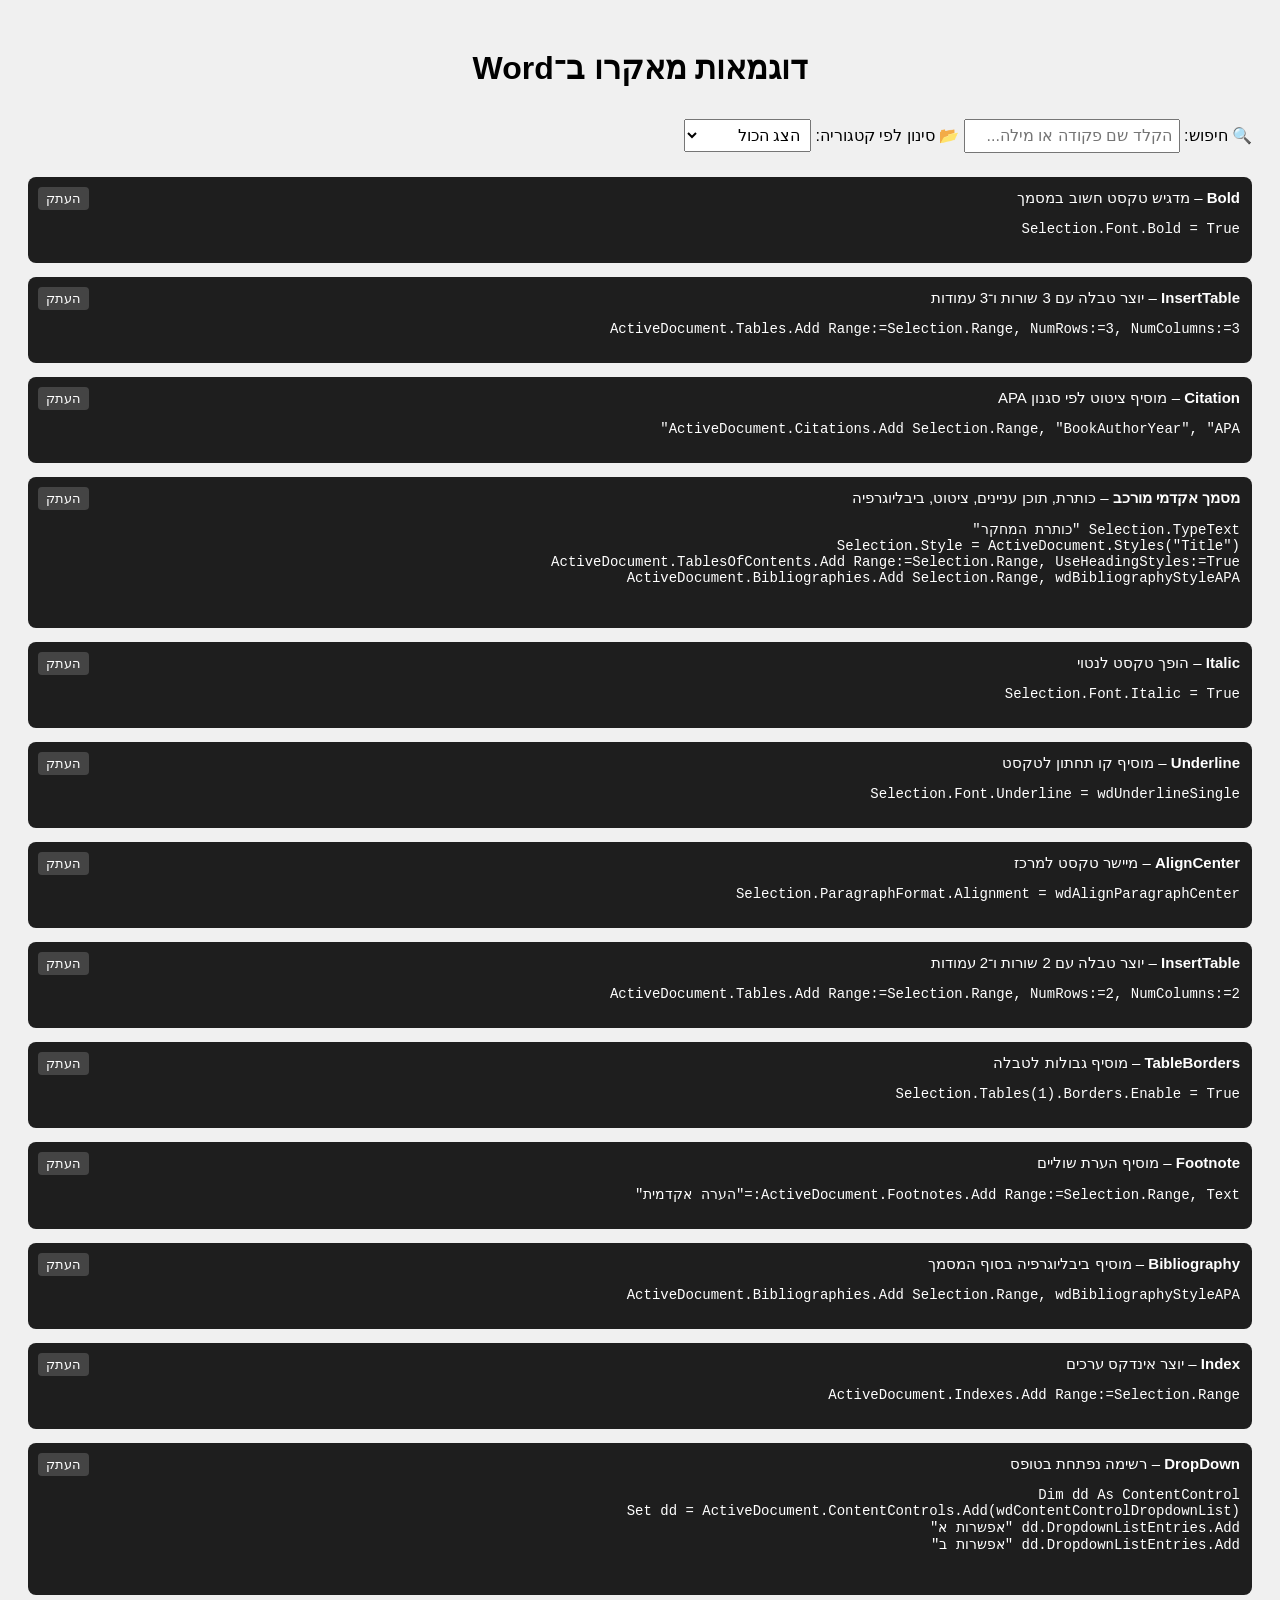
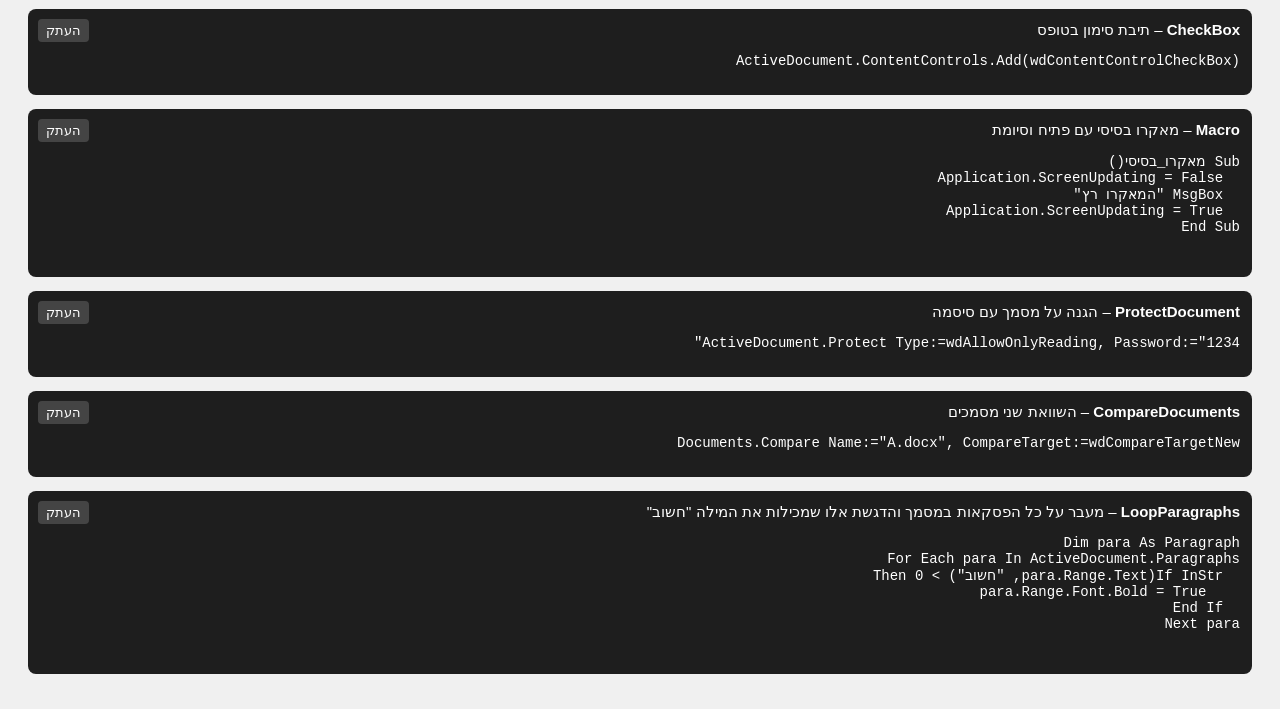
<file: מאקרו1.HTML>
<!DOCTYPE html>
<html lang="he">
<head>
  <meta charset="utf-8">
  <title>מאקרו Word – דוגמאות מעשיות</title>
  <style>
    body { font-family: Arial; direction: rtl; padding: 20px; background: #f0f0f0; }
    h1 { text-align: center; }
    select, input[type="text"] {
      padding: 6px; margin: 10px 0; font-size: 16px;
    }
    .macro-block {
      background: #1e1e1e; color: #fff; border-radius: 8px;
      padding: 12px; margin: 14px 0; position: relative;
    }
    .macro-block pre {
      white-space: pre-wrap; word-wrap: break-word;
      font-family: Consolas, monospace; font-size: 14px;
    }
    .copy-btn {
      position: absolute; top: 10px; left: 10px;
      background: #444; color: #fff; border: none;
      padding: 4px 8px; cursor: pointer; border-radius: 4px;
    }
    .desc { margin-bottom: 8px; font-size: 15px; }
  </style>
</head>
<body>

<h1>דוגמאות מאקרו ב־Word</h1>

<label>🔍 חיפוש:</label>
<input type="text" id="searchInput" placeholder="הקלד שם פקודה או מילה...">

<label>📂 סינון לפי קטגוריה:</label>
<select id="categoryFilter">
  <option value="all">הצג הכול</option>
  <option value="formatting">עיצוב טקסט</option>
  <option value="tables">טבלאות</option>
  <option value="academic">אקדמיה</option>
  <option value="forms">טפסים</option>
  <option value="automation">אוטומציה</option>
  <option value="document">ניהול מסמכים</option>
</select>

<div id="macroContainer">

  <!-- דוגמה: עיצוב טקסט -->
  <div class="macro-block" data-cat="formatting">
    <button class="copy-btn" onclick="copyCode(this)">העתק</button>
    <div class="desc"><strong>Bold</strong> – מדגיש טקסט חשוב במסמך</div>
    <pre>Selection.Font.Bold = True</pre>
  </div>

  <!-- דוגמה: טבלה -->
  <div class="macro-block" data-cat="tables">
    <button class="copy-btn" onclick="copyCode(this)">העתק</button>
    <div class="desc"><strong>InsertTable</strong> – יוצר טבלה עם 3 שורות ו־3 עמודות</div>
    <pre>ActiveDocument.Tables.Add Range:=Selection.Range, NumRows:=3, NumColumns:=3</pre>
  </div>

  <!-- דוגמה: ציטוט אקדמי -->
  <div class="macro-block" data-cat="academic">
    <button class="copy-btn" onclick="copyCode(this)">העתק</button>
    <div class="desc"><strong>Citation</strong> – מוסיף ציטוט לפי סגנון APA</div>
    <pre>ActiveDocument.Citations.Add Selection.Range, "BookAuthorYear", "APA"</pre>
  </div>

  <!-- דוגמה מורכבת: מסמך אקדמי -->
  <div class="macro-block" data-cat="academic">
    <button class="copy-btn" onclick="copyCode(this)">העתק</button>
    <div class="desc"><strong>מסמך אקדמי מורכב</strong> – כותרת, תוכן עניינים, ציטוט, ביבליוגרפיה</div>
    <pre>
Selection.TypeText "כותרת המחקר"
Selection.Style = ActiveDocument.Styles("Title")
ActiveDocument.TablesOfContents.Add Range:=Selection.Range, UseHeadingStyles:=True
ActiveDocument.Bibliographies.Add Selection.Range, wdBibliographyStyleAPA
    </pre>
  </div>
<div class="macro-block" data-cat="formatting">
  <button class="copy-btn" onclick="copyCode(this)">העתק</button>
  <div class="desc"><strong>Italic</strong> – הופך טקסט לנטוי</div>
  <pre>Selection.Font.Italic = True</pre>
</div>

<div class="macro-block" data-cat="formatting">
  <button class="copy-btn" onclick="copyCode(this)">העתק</button>
  <div class="desc"><strong>Underline</strong> – מוסיף קו תחתון לטקסט</div>
  <pre>Selection.Font.Underline = wdUnderlineSingle</pre>
</div>

<div class="macro-block" data-cat="formatting">
  <button class="copy-btn" onclick="copyCode(this)">העתק</button>
  <div class="desc"><strong>AlignCenter</strong> – מיישר טקסט למרכז</div>
  <pre>Selection.ParagraphFormat.Alignment = wdAlignParagraphCenter</pre>
</div>
<div class="macro-block" data-cat="tables">
  <button class="copy-btn" onclick="copyCode(this)">העתק</button>
  <div class="desc"><strong>InsertTable</strong> – יוצר טבלה עם 2 שורות ו־2 עמודות</div>
  <pre>ActiveDocument.Tables.Add Range:=Selection.Range, NumRows:=2, NumColumns:=2</pre>
</div>

<div class="macro-block" data-cat="tables">
  <button class="copy-btn" onclick="copyCode(this)">העתק</button>
  <div class="desc"><strong>TableBorders</strong> – מוסיף גבולות לטבלה</div>
  <pre>Selection.Tables(1).Borders.Enable = True</pre>
</div>
<div class="macro-block" data-cat="academic">
  <button class="copy-btn" onclick="copyCode(this)">העתק</button>
  <div class="desc"><strong>Footnote</strong> – מוסיף הערת שוליים</div>
  <pre>ActiveDocument.Footnotes.Add Range:=Selection.Range, Text:="הערה אקדמית"</pre>
</div>

<div class="macro-block" data-cat="academic">
  <button class="copy-btn" onclick="copyCode(this)">העתק</button>
  <div class="desc"><strong>Bibliography</strong> – מוסיף ביבליוגרפיה בסוף המסמך</div>
  <pre>ActiveDocument.Bibliographies.Add Selection.Range, wdBibliographyStyleAPA</pre>
</div>

<div class="macro-block" data-cat="academic">
  <button class="copy-btn" onclick="copyCode(this)">העתק</button>
  <div class="desc"><strong>Index</strong> – יוצר אינדקס ערכים</div>
  <pre>ActiveDocument.Indexes.Add Range:=Selection.Range</pre>
</div>
<div class="macro-block" data-cat="forms">
  <button class="copy-btn" onclick="copyCode(this)">העתק</button>
  <div class="desc"><strong>DropDown</strong> – רשימה נפתחת בטופס</div>
  <pre>
Dim dd As ContentControl
Set dd = ActiveDocument.ContentControls.Add(wdContentControlDropdownList)
dd.DropdownListEntries.Add "אפשרות א"
dd.DropdownListEntries.Add "אפשרות ב"
  </pre>
</div>

<div class="macro-block" data-cat="forms">
  <button class="copy-btn" onclick="copyCode(this)">העתק</button>
  <div class="desc"><strong>CheckBox</strong> – תיבת סימון בטופס</div>
  <pre>ActiveDocument.ContentControls.Add(wdContentControlCheckBox)</pre>
</div>
<div class="macro-block" data-cat="automation">
  <button class="copy-btn" onclick="copyCode(this)">העתק</button>
  <div class="desc"><strong>Macro</strong> – מאקרו בסיסי עם פתיח וסיומת</div>
  <pre>
Sub מאקרו_בסיסי()
  Application.ScreenUpdating = False
  MsgBox "המאקרו רץ"
  Application.ScreenUpdating = True
End Sub
  </pre>
</div>
<div class="macro-block" data-cat="document">
  <button class="copy-btn" onclick="copyCode(this)">העתק</button>
  <div class="desc"><strong>ProtectDocument</strong> – הגנה על מסמך עם סיסמה</div>
  <pre>ActiveDocument.Protect Type:=wdAllowOnlyReading, Password:="1234"</pre>
</div>

<div class="macro-block" data-cat="document">
  <button class="copy-btn" onclick="copyCode(this)">העתק</button>
  <div class="desc"><strong>CompareDocuments</strong> – השוואת שני מסמכים</div>
  <pre>Documents.Compare Name:="A.docx", CompareTarget:=wdCompareTargetNew</pre>
</div>
<div class="macro-block" data-cat="automation">
  <button class="copy-btn" onclick="copyCode(this)">העתק</button>
  <div class="desc"><strong>LoopParagraphs</strong> – מעבר על כל הפסקאות במסמך והדגשת אלו שמכילות את המילה "חשוב"</div>
  <pre>
Dim para As Paragraph
For Each para In ActiveDocument.Paragraphs
  If InStr(para.Range.Text, "חשוב") > 0 Then
    para.Range.Font.Bold = True
  End If
Next para
  </pre>
</div>


</div>

<script>
function copyCode(btn) {
  const code = btn.nextElementSibling.nextElementSibling.textContent;
  navigator.clipboard.writeText(code).then(() => {
    btn.textContent = "✔ הועתק!";
    setTimeout(() => btn.textContent = "העתק", 1500);
  });
}

document.getElementById("searchInput").addEventListener("input", function () {
  const term = this.value.toLowerCase();
  document.querySelectorAll(".macro-block").forEach(block => {
    block.style.display = block.textContent.toLowerCase().includes(term) ? "block" : "none";
  });
});

document.getElementById("categoryFilter").addEventListener("change", function () {
  const cat = this.value;
  document.querySelectorAll(".macro-block").forEach(block => {
    block.style.display = (cat === "all" || block.dataset.cat === cat) ? "block" : "none";
  });
});
</script>

</body>
</html>
</file>
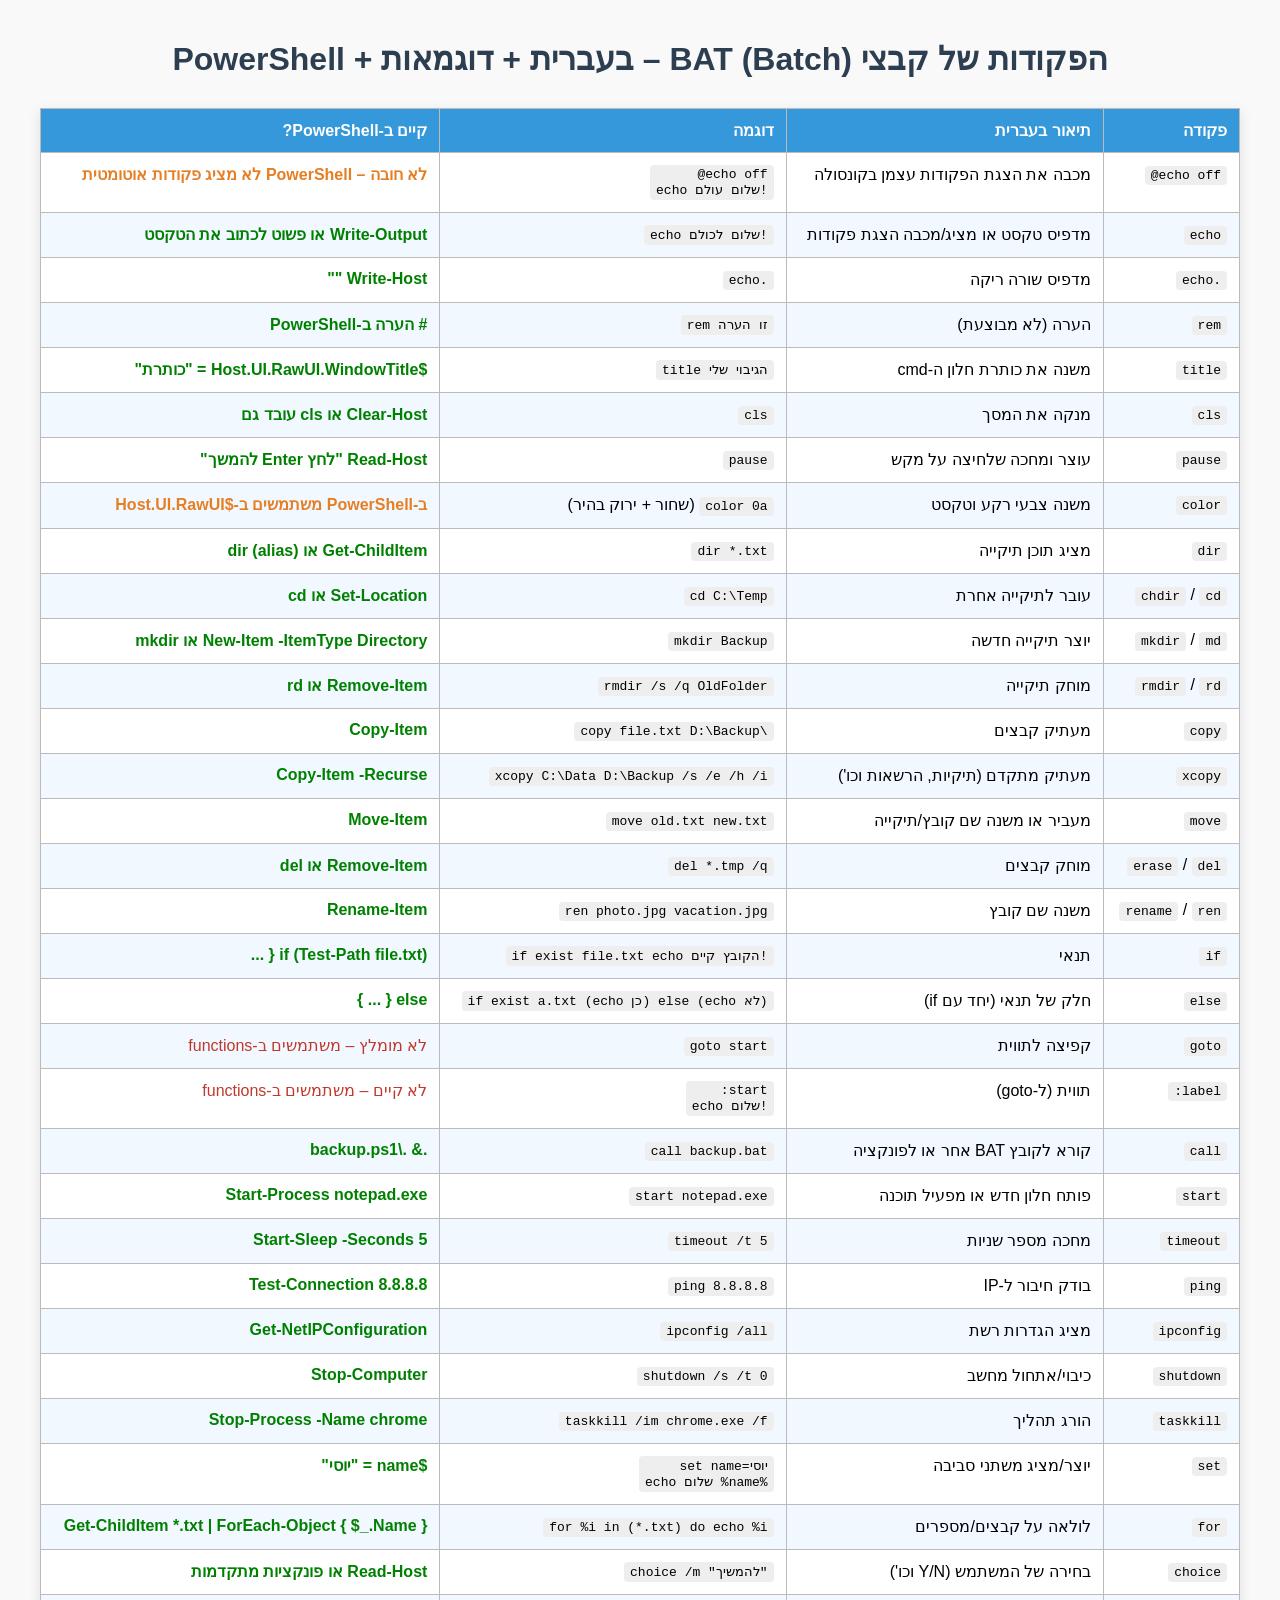
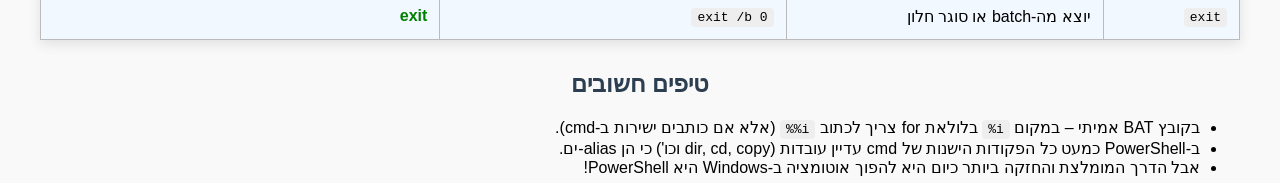
<file: קבצי BAT.html>
<!DOCTYPE html>
<html lang="he" dir="rtl">
<head>
    <meta charset="UTF-8">
    <title>פקודות ה-BAT (Batch) + דוגמאות + השוואה ל-PowerShell</title>
    <style>
        body { font-family: "Segoe UI", Arial, sans-serif; margin: 40px; background: #f9f9f9; }
        h1, h2 { text-align: center; color: #2c3e50; }
        table { width: 100%; border-collapse: collapse; margin: 30px 0; background: white; box-shadow: 0 4px 12px rgba(0,0,0,0.1); }
        th, td { border: 1px solid #bbb; padding: 12px; text-align: right; vertical-align: top; }
        th { background-color: #3498db; color: white; }
        tr:nth-child(even) { background-color: #f2f8ff; }
        code { background: #eee; padding: 2px 6px; border-radius: 4px; direction: ltr; display: inline-block; }
        .yes { color: green; font-weight: bold; }
        .no  { color: #c0392b; }
        .diff { color: #e67e22; font-weight: bold; }
    </style>
</head>
<body>

<h1>הפקודות של קבצי BAT (Batch) – בעברית + דוגמאות + PowerShell</h1>

<table>
    <thead>
        <tr>
            <th>פקודה</th>
            <th>תיאור בעברית</th>
            <th>דוגמה</th>
            <th>קיים ב-PowerShell?</th>
        </tr>
    </thead>
    <tbody>
        <tr><td><code>@echo off</code></td><td>מכבה את הצגת הפקודות עצמן בקונסולה</td><td><code>@echo off<br>echo שלום עולם!</code></td><td class="diff">לא חובה – PowerShell לא מציג פקודות אוטומטית</td></tr>
        <tr><td><code>echo</code></td><td>מדפיס טקסט או מציג/מכבה הצגת פקודות</td><td><code>echo שלום לכולם!</code></td><td class="yes">Write-Output או פשוט לכתוב את הטקסט</td></tr>
        <tr><td><code>echo.</code></td><td>מדפיס שורה ריקה</td><td><code>echo.</code></td><td class="yes">Write-Host ""</td></tr>
        <tr><td><code>rem</code></td><td>הערה (לא מבוצעת)</td><td><code>rem זו הערה</code></td><td class="yes"># הערה ב-PowerShell</td></tr>
        <tr><td><code>title</code></td><td>משנה את כותרת חלון ה-cmd</td><td><code>title הגיבוי שלי</code></td><td class="yes">$Host.UI.RawUI.WindowTitle = "כותרת"</td></tr>
        <tr><td><code>cls</code></td><td>מנקה את המסך</td><td><code>cls</code></td><td class="yes">Clear-Host או cls עובד גם</td></tr>
        <tr><td><code>pause</code></td><td>עוצר ומחכה שלחיצה על מקש</td><td><code>pause</code></td><td class="yes">Read-Host "לחץ Enter להמשך"</td></tr>
        <tr><td><code>color</code></td><td>משנה צבעי רקע וטקסט</td><td><code>color 0a</code> (שחור + ירוק בהיר)</td><td class="diff">ב-PowerShell משתמשים ב-$Host.UI.RawUI</td></tr>
        <tr><td><code>dir</code></td><td>מציג תוכן תיקייה</td><td><code>dir *.txt</code></td><td class="yes">Get-ChildItem או dir (alias)</td></tr>
        <tr><td><code>cd</code> / <code>chdir</code></td><td>עובר לתיקייה אחרת</td><td><code>cd C:\Temp</code></td><td class="yes">Set-Location או cd</td></tr>
        <tr><td><code>md</code> / <code>mkdir</code></td><td>יוצר תיקייה חדשה</td><td><code>mkdir Backup</code></td><td class="yes">New-Item -ItemType Directory או mkdir</td></tr>
        <tr><td><code>rd</code> / <code>rmdir</code></td><td>מוחק תיקייה</td><td><code>rmdir /s /q OldFolder</code></td><td class="yes">Remove-Item או rd</td></tr>
        <tr><td><code>copy</code></td><td>מעתיק קבצים</td><td><code>copy file.txt D:\Backup\</code></td><td class="yes">Copy-Item</td></tr>
        <tr><td><code>xcopy</code></td><td>מעתיק מתקדם (תיקיות, הרשאות וכו')</td><td><code>xcopy C:\Data D:\Backup /s /e /h /i</code></td><td class="yes">Copy-Item -Recurse</td></tr>
        <tr><td><code>move</code></td><td>מעביר או משנה שם קובץ/תיקייה</td><td><code>move old.txt new.txt</code></td><td class="yes">Move-Item</td></tr>
        <tr><td><code>del</code> / <code>erase</code></td><td>מוחק קבצים</td><td><code>del *.tmp /q</code></td><td class="yes">Remove-Item או del</td></tr>
        <tr><td><code>ren</code> / <code>rename</code></td><td>משנה שם קובץ</td><td><code>ren photo.jpg vacation.jpg</code></td><td class="yes">Rename-Item</td></tr>
        <tr><td><code>if</code></td><td>תנאי</td><td><code>if exist file.txt echo הקובץ קיים!</code></td><td class="yes">if (Test-Path file.txt) { ... </td></tr>
        <tr><td><code>else</code></td><td>חלק של תנאי (יחד עם if)</td><td><code>if exist a.txt (echo כן) else (echo לא)</code></td><td class="yes">else { ... }</td></tr>
        <tr><td><code>goto</code></td><td>קפיצה לתווית</td><td><code>goto start</code></td><td class="no">לא מומלץ – משתמשים ב-functions</td></tr>
        <tr><td><code>:label</code></td><td>תווית (ל-goto)</td><td><code>:start<br>echo שלום!</code></td><td class="no">לא קיים – משתמשים ב-functions</td></tr>
        <tr><td><code>call</code></td><td>קורא לקובץ BAT אחר או לפונקציה</td><td><code>call backup.bat</code></td><td class="yes">.& .\backup.ps1</td></tr>
        <tr><td><code>start</code></td><td>פותח חלון חדש או מפעיל תוכנה</td><td><code>start notepad.exe</code></td><td class="yes">Start-Process notepad.exe</td></tr>
        <tr><td><code>timeout</code></td><td>מחכה מספר שניות</td><td><code>timeout /t 5</code></td><td class="yes">Start-Sleep -Seconds 5</td></tr>
        <tr><td><code>ping</code></td><td>בודק חיבור ל-IP</td><td><code>ping 8.8.8.8</code></td><td class="yes">Test-Connection 8.8.8.8</td></tr>
        <tr><td><code>ipconfig</code></td><td>מציג הגדרות רשת</td><td><code>ipconfig /all</code></td><td class="yes">Get-NetIPConfiguration</td></tr>
        <tr><td><code>shutdown</code></td><td>כיבוי/אתחול מחשב</td><td><code>shutdown /s /t 0</code></td><td class="yes">Stop-Computer</td></tr>
        <tr><td><code>taskkill</code></td><td>הורג תהליך</td><td><code>taskkill /im chrome.exe /f</code></td><td class="yes">Stop-Process -Name chrome</td></tr>
        <tr><td><code>set</code></td><td>יוצר/מציג משתני סביבה</td><td><code>set name=יוסי<br>echo שלום %name%</code></td><td class="yes">$name = "יוסי"</td></tr>
        <tr><td><code>for</code></td><td>לולאה על קבצים/מספרים</td><td><code>for %i in (*.txt) do echo %i</code></td><td class="yes">Get-ChildItem *.txt | ForEach-Object { $_.Name }</td></tr>
        <tr><td><code>choice</code></td><td>בחירה של המשתמש (Y/N וכו')</td><td><code>choice /m "להמשיך"</code></td><td class="yes">Read-Host או פונקציות מתקדמות</td></tr>
        <tr><td><code>exit</codd><td>יוצא מה-batch או סוגר חלון</td><td><code>exit /b 0</code></td><td class="yes">exit</td></tr>
    </tbody>
</table>

<h2>טיפים חשובים</h2>
<ul>
    <li>בקובץ BAT אמיתי – במקום <code>%i</code> בלולאת for צריך לכתוב <code>%%i</code> (אלא אם כותבים ישירות ב-cmd).</li>
    <li>ב-PowerShell כמעט כל הפקודות הישנות של cmd עדיין עובדות (dir, cd, copy וכו') כי הן alias-ים.</li>
    <li>אבל הדרך המומלצת והחזקה ביותר כיום היא להפוך אוטומציה ב-Windows היא PowerShell!</li>
</ul>

</body>
</html>
</file>
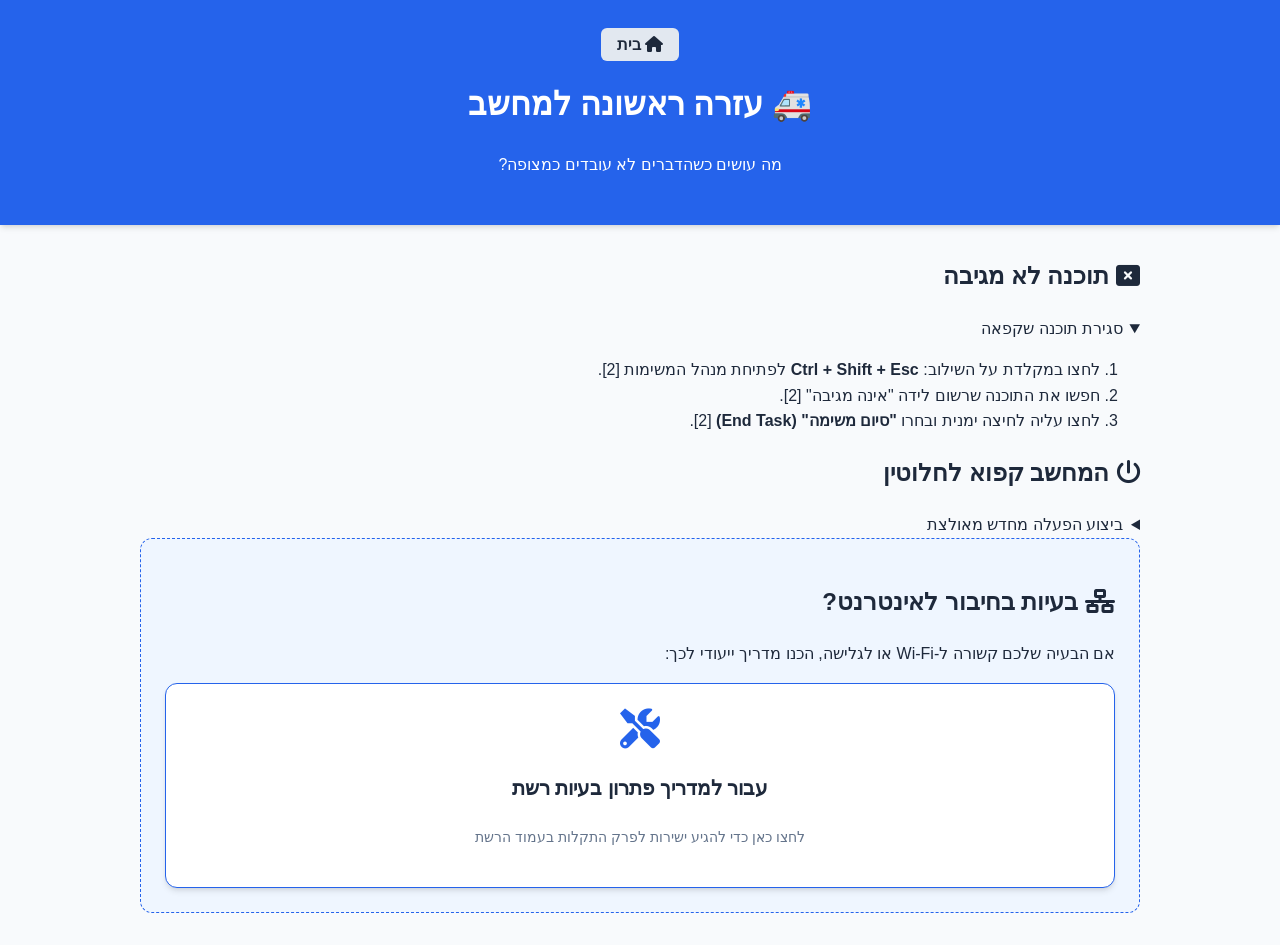
<file: Documents/windows_course_settings-base.html>
<!DOCTYPE html>
<html lang="he" dir="rtl">
<head>
    <meta charset="UTF-8">
    <meta name="viewport" content="width=device-width, initial-scale=1.0">
    <title>עזרה ראשונה ופתרון בעיות</title>
    <link rel="stylesheet" href="style.css">
    <link rel="stylesheet" href="https://cdnjs.cloudflare.com/ajax/libs/font-awesome/6.0.0/css/all.min.css">
</head>
<body>

<header>
    <div class="nav-links">
        <a href="index.html" class="btn-nav"><i class="fas fa-home"></i> בית</a>
    </div>
    <h1>🚑 עזרה ראשונה למחשב</h1>
    <p>מה עושים כשהדברים לא עובדים כמצופה?</p>
</header>

<div class="container">
    
    <!-- פתרון בעיות תוכנה (מבוסס מקורות) -->
    <section class="topic-section">
        <h2><i class="fas fa-window-close"></i> תוכנה לא מגיבה</h2>
        <details class="info-card" open>
            <summary>סגירת תוכנה שקפאה</summary>
            <div class="details-content">
                <ol>
                    <li>לחצו במקלדת על השילוב: <strong>Ctrl + Shift + Esc</strong> לפתיחת מנהל המשימות [2].</li>
                    <li>חפשו את התוכנה שרשום לידה "אינה מגיבה" [2].</li>
                    <li>לחצו עליה לחיצה ימנית ובחרו <strong>"סיום משימה" (End Task)</strong> [2].</li>
                </ol>
            </div>
        </details>
    </section>

    <!-- הקפאה כללית (מבוסס מקורות) -->
    <section class="topic-section">
        <h2><i class="fas fa-power-off"></i> המחשב קפוא לחלוטין</h2>
        <details class="info-card">
            <summary>ביצוע הפעלה מחדש מאולצת</summary>
            <p>אם העכבר לא זז, לחצו לחיצה ארוכה (כ-10 שניות) על <strong>כפתור ההדלקה הפיזי</strong> עד לכיבוי המוחלט, ואז הדליקו מחדש [2].</p>
        </details>
    </section>

    <!-- קישור לבעיות רשת (כפי שביקשת) -->
    <section class="topic-section" style="background: #eff6ff; padding: 1.5rem; border-radius: 12px; border: 1px dashed var(--primary-color);">
        <h2><i class="fas fa-network-wired"></i> בעיות בחיבור לאינטרנט?</h2>
        <p>אם הבעיה שלכם קשורה ל-Wi-Fi או לגלישה, הכנו מדריך ייעודי לכך:</p>
        <a href="windows_course_settings-network.html#network-troubleshooting" class="card" style="margin-top: 1rem; border: 1px solid var(--primary-color);">
            <i class="fas fa-tools"></i>
            <h3>עבור למדריך פתרון בעיות רשת</h3>
            <p>לחצו כאן כדי להגיע ישירות לפרק התקלות בעמוד הרשת</p>
        </a>
    </section>

</div>

</body>
</html>
</file>
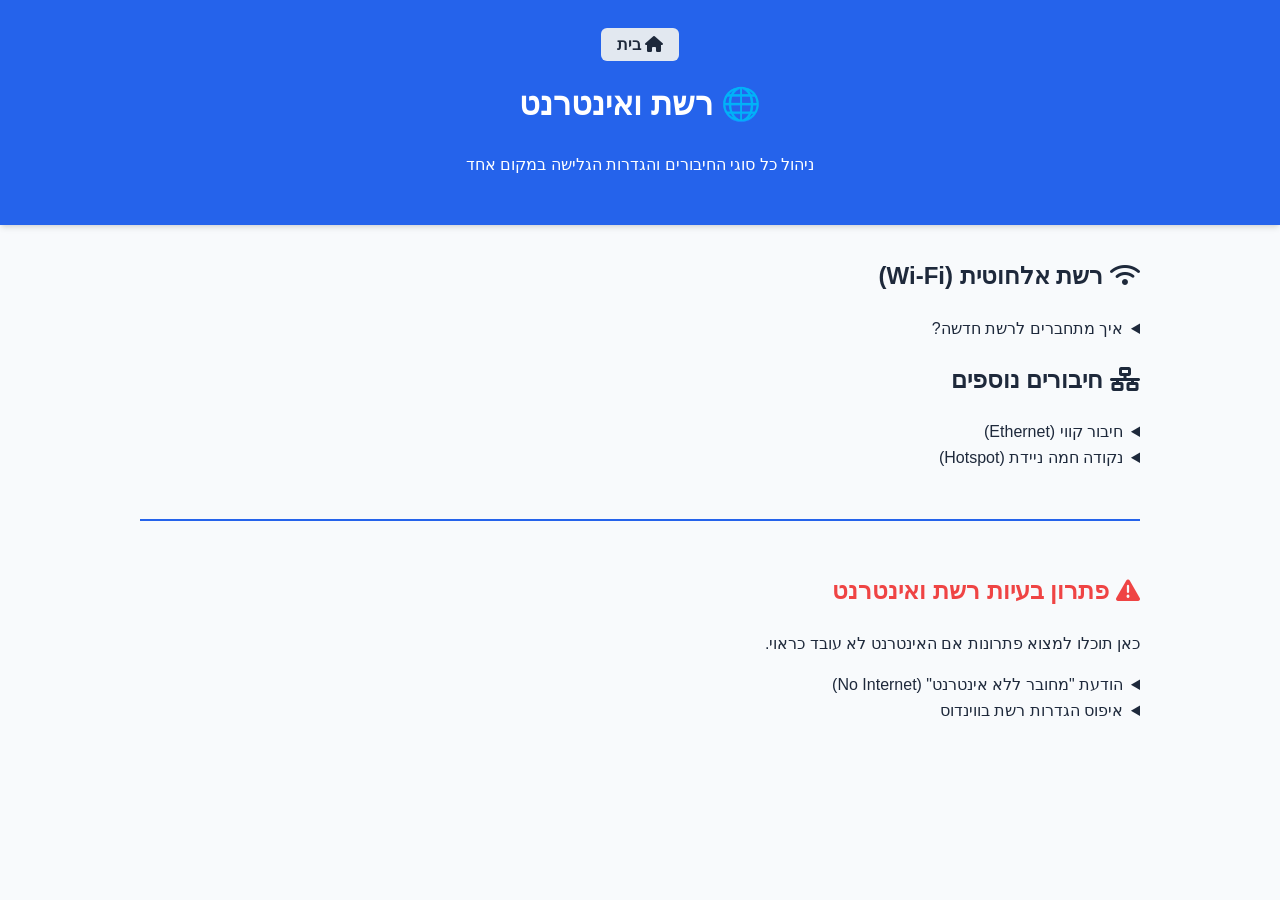
<file: Documents/windows_course_settings-network.html>
<!DOCTYPE html>
<html lang="he" dir="rtl">
<head>
    <meta charset="UTF-8">
    <meta name="viewport" content="width=device-width, initial-scale=1.0">
    <title>רשת ואינטרנט - המדריך המלא</title>
    <link rel="stylesheet" href="style.css">
    <link rel="stylesheet" href="https://cdnjs.cloudflare.com/ajax/libs/font-awesome/6.0.0/css/all.min.css">
</head>
<body>

<header>
    <div class="nav-links">
        <a href="index.html" class="btn-nav"><i class="fas fa-home"></i> בית</a>
    </div>
    <h1>🌐 רשת ואינטרנט</h1>
    <p>ניהול כל סוגי החיבורים והגדרות הגלישה במקום אחד</p>
</header>

<div class="container">
    <!-- חלק 1: חיבורי Wi-Fi (מבוסס מקורות) -->
    <section class="topic-section">
        <h2><i class="fas fa-wifi"></i> רשת אלחוטית (Wi-Fi)</h2>
        <details class="info-card">
            <summary>איך מתחברים לרשת חדשה?</summary>
            <div class="details-content">
                <ol>
                    <li>לחצו על אייקון הרשת (גלובוס או פסים) בשורת המשימות ליד השעון [1].</li>
                    <li>בחרו את שם הרשת שלכם מהרשימה ולחצו על <strong>"התחבר"</strong> [1].</li>
                    <li>הקלידו סיסמה במידת הצורך ואשרו [1].</li>
                </ol>
            </div>
        </details>
    </section>

    <!-- חלק 2: חיבור קווי ונקודה חמה (תוכן נוסף) -->
    <section class="topic-section">
        <h2><i class="fas fa-network-wired"></i> חיבורים נוספים</h2>
        <details class="info-card">
            <summary>חיבור קווי (Ethernet)</summary>
            <p>חיבור ישיר באמצעות כבל מהראוטר למחשב. זהו החיבור היציב והמהיר ביותר, המומלץ למחשבים נייחים או לגיימינג (מידע זה אינו מופיע במקורות ויש לאמתו).</p>
        </details>
        <details class="info-card">
            <summary>נקודה חמה ניידת (Hotspot)</summary>
            <p>ניתן לשתף את האינטרנט של הטלפון הנייד עם המחשב במצבים שבהם אין Wi-Fi זמין (מידע זה אינו מופיע במקורות ויש לאמתו).</p>
        </details>
    </section>

    <!-- חלק 3: פרק תקלות רשת (בסוף העמוד) -->
    <section id="network-troubleshooting" class="topic-section" style="border-top: 2px solid var(--primary-color); margin-top: 3rem; padding-top: 2rem;">
        <h2 style="color: #ef4444;"><i class="fas fa-exclamation-triangle"></i> פתרון בעיות רשת ואינטרנט</h2>
        <p>כאן תוכלו למצוא פתרונות אם האינטרנט לא עובד כראוי.</p>

        <details class="info-card">
            <summary>הודעת "מחובר ללא אינטרנט" (No Internet)</summary>
            <p>משמעות הדבר היא שהמחשב מחובר לראוטר, אך הראוטר לא מקבל אינטרנט מהספק. מומלץ לכבות ולהדליק את הראוטר (מידע זה אינו מופיע במקורות ויש לאמתו).</p>
        </details>

        <details class="info-card">
            <summary>איפוס הגדרות רשת בווינדוס</summary>
            <p>אם שום דבר לא עוזר, ניתן להיכנס להגדרות > רשת ואינטרנט > "איפוס רשת" כדי להחזיר את כל הגדרות היצרן (מידע זה אינו מופיע במקורות ויש לאמתו).</p>
        </details>
    </section>
</div>

</body>
</html>
</file>
<file: Documents/style.css>
/* style.css - עיצוב מודרני ומקצועי */
:root {
    --primary-color: #2563eb; /* כחול הייטק */
    --bg-color: #f8fafc;
    --text-color: #1e293b;
    --card-bg: #ffffff;
    --shadow: 0 4px 6px -1px rgb(0 0 0 / 0.1), 0 2px 4px -2px rgb(0 0 0 / 0.1);
}

body {
    font-family: 'Segoe UI', Tahoma, Geneva, Verdana, sans-serif;
    direction: rtl;
    background-color: var(--bg-color);
    color: var(--text-color);
    margin: 0;
    line-height: 1.6;
}

header {
    background: var(--primary-color);
    color: white;
    padding: 2rem 1rem;
    text-align: center;
    box-shadow: var(--shadow);
}

.container {
    max-width: 1000px;
    margin: 2rem auto;
    padding: 0 1rem;
}

/* מערכת כרטיסים */
.grid {
    display: grid;
    grid-template-columns: repeat(auto-fit, minmax(280px, 1fr));
    gap: 1.5rem;
}

.card {
    background: var(--card-bg);
    padding: 1.5rem;
    border-radius: 12px;
    box-shadow: var(--shadow);
    text-decoration: none;
    color: inherit;
    transition: transform 0.2s, border-color 0.2s;
    border: 1px solid transparent;
    display: flex;
    flex-direction: column;
    align-items: center;
    text-align: center;
}

.card:hover {
    transform: translateY(-5px);
    border-color: var(--primary-color);
}

.card i {
    font-size: 2.5rem;
    margin-bottom: 1rem;
    color: var(--primary-color);
}

.card h3 {
    margin: 0.5rem 0;
    font-size: 1.25rem;
}

.card p {
    font-size: 0.9rem;
    color: #64748b;
}

/* ניווט פנימי */
.nav-buttons {
    display: flex;
    justify-content: space-between;
    margin-bottom: 2rem;
}

.btn-nav {
    padding: 0.5rem 1rem;
    background: #e2e8f0;
    border-radius: 6px;
    text-decoration: none;
    color: var(--text-color);
    font-weight: bold;
}
</file>
